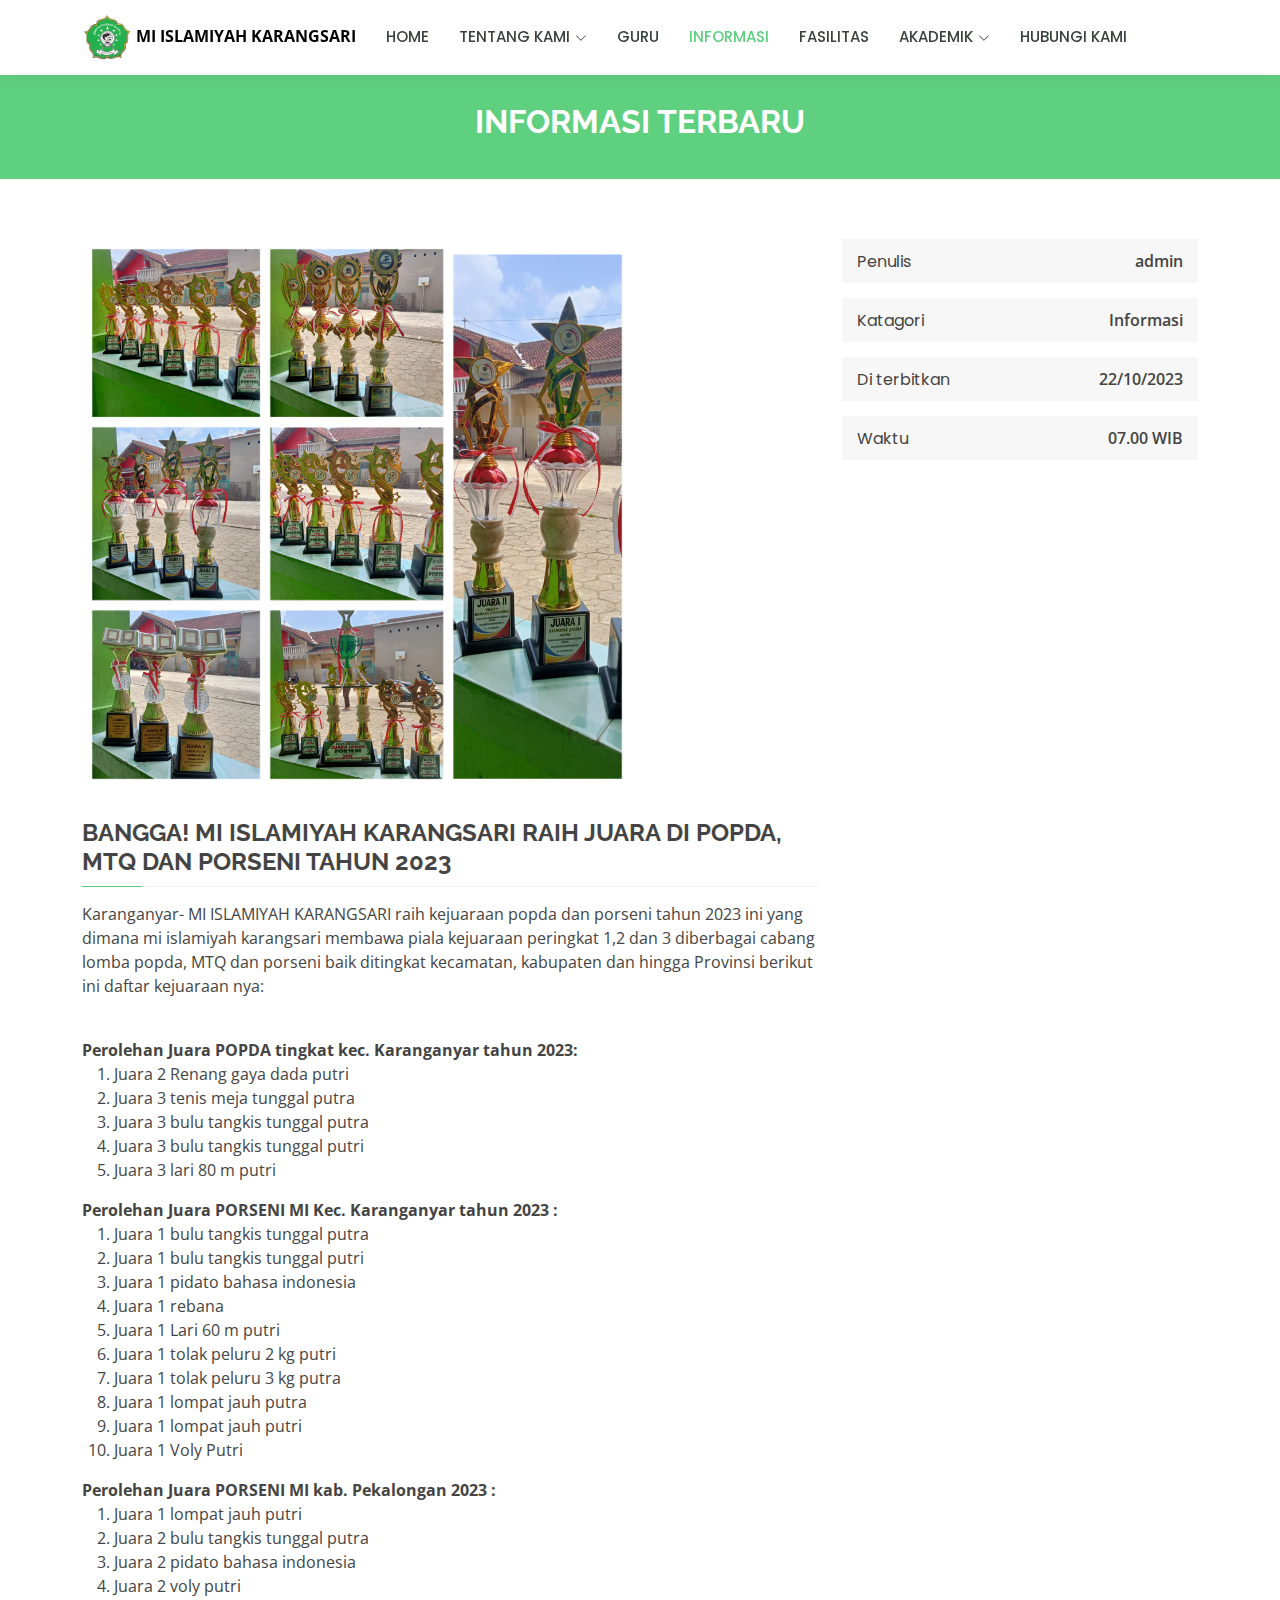
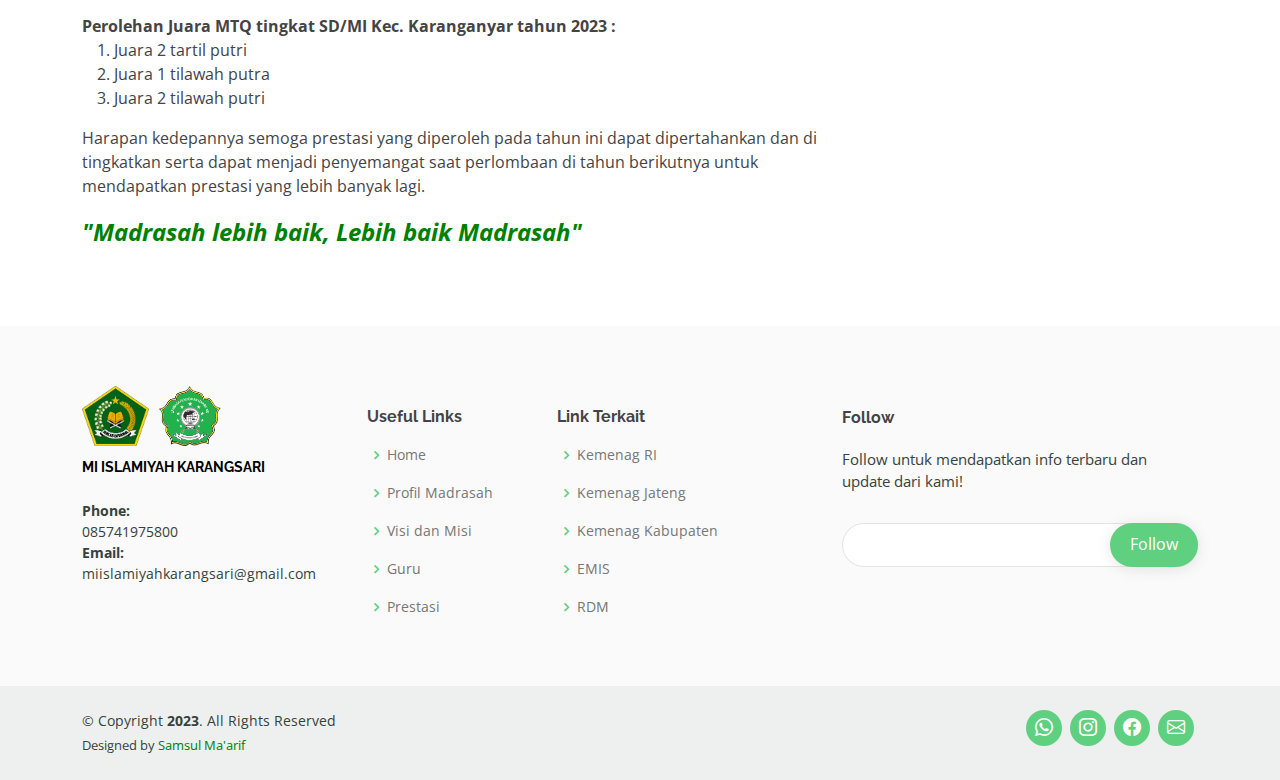
<file: berita1.html>
<!DOCTYPE html>
<html lang="en">

<head>
  <meta charset="utf-8">
  <meta content="width=device-width, initial-scale=1.0" name="viewport">

  <title>MI ISLAMIYAH KARANGSARI</title>
  <meta content="" name="description">
  <meta content="" name="keywords">

  <!-- Favicons -->
  <link href="assets/img/Logo MI Islamiyah Karangsari.png" rel="icon">
  <link href="assets/img/apple-touch-icon.png" rel="apple-touch-icon">

  <!-- Google Fonts -->
  <link href="https://fonts.googleapis.com/css?family=Open+Sans:300,300i,400,400i,600,600i,700,700i|Raleway:300,300i,400,400i,500,500i,600,600i,700,700i|Poppins:300,300i,400,400i,500,500i,600,600i,700,700i" rel="stylesheet">

  <!-- Vendor CSS Files -->
  <link href="assets/vendor/animate.css/animate.min.css" rel="stylesheet">
  <link href="assets/vendor/aos/aos.css" rel="stylesheet">
  <link href="assets/vendor/bootstrap/css/bootstrap.min.css" rel="stylesheet">
  <link href="assets/vendor/bootstrap-icons/bootstrap-icons.css" rel="stylesheet">
  <link href="assets/vendor/boxicons/css/boxicons.min.css" rel="stylesheet">
  <link href="assets/vendor/remixicon/remixicon.css" rel="stylesheet">
  <link href="assets/vendor/swiper/swiper-bundle.min.css" rel="stylesheet">

</head>
<!-- Template Main CSS File -->
<link href="assets/css/style.css" rel="stylesheet">

<body>

  <!-- ======= Header ======= -->
  <header id="header" class="fixed-top">
    <div class="container d-flex align-items-center">

      <a href="index.html"><img src="assets/img/Logo MI Islamiyah Karangsari.png" width="50"> <font color="black"><b>MI ISLAMIYAH KARANGSARI</b></font> </a>
      <!-- Uncomment below if you prefer to use an image logo -->
      <!-- <a href="index.html" class="logo me-auto"><img src="assets/img/logo.png" alt="" class="img-fluid"></a>-->

       <nav id="navbar" class="navbar order-last order-lg-0">
        <ul>
          <li><a href="index.html">HOME</a></li>
          <li class="dropdown"><a href="#"><span>TENTANG KAMI</span> <i class="bi bi-chevron-down"></i></a>
            <ul>
              <li><a href="profil madrasah.html">Profil Madrasah</a></li> 
              <li><a href="visi&misi.html">Visi Dan Misi</a></li>
            </ul>
          </li>
          <li><a href="guru.html">GURU</a></li>
          <li><a class="active" a href="informasi.html">INFORMASI</a></li>
          <li><a href="fasilitas.html">FASILITAS</a></li>

          <li class="dropdown"><a href="#"><span>AKADEMIK</span> <i class="bi bi-chevron-down"></i></a>
            <ul>
              <li><a href="prestasi.html">Prestasi</a></li>
              <li><a href="ekstrakurikuler.html">Ekstrakurikuler</a></li>
              <li><a href="galeri.html">Galeri</a></li>
            </ul>
          </li>
          <li><a href="hubungikami.html">HUBUNGI KAMI</a></li>
        </ul>
        <i class="bi bi-list mobile-nav-toggle"></i>
      </nav><!-- .navbar -->
     &nbsp;
      &nbsp;
      &nbsp;
      &nbsp;
      &nbsp;
      &nbsp;
      &nbsp;
      &nbsp;
    </div>
  </header><!-- End Header -->
  
  <main id="main">

    <!-- ======= Breadcrumbs ======= -->
    <div class="breadcrumbs" data-aos="fade-in">
      <div class="container">
        <h2><b>INFORMASI TERBARU</b></h2>
      </div>
    </div><!-- End Breadcrumbs -->

    <!-- ======= Cource Details Section ======= -->
    <section id="course-details" class="course-details">
      <div class="container" data-aos="fade-up">

        <div class="row">
          <div class="col-lg-8">
            <img src="assets/img/InShot_20231119_062557546.jpg" width="550" height="200" class="img-fluid" alt="">
            <h3>BANGGA! MI ISLAMIYAH KARANGSARI RAIH JUARA DI POPDA, MTQ DAN PORSENI TAHUN 2023</h3>
            <p>
             Karanganyar- MI ISLAMIYAH KARANGSARI raih kejuaraan popda dan porseni tahun 2023 ini yang dimana mi islamiyah karangsari
             membawa piala kejuaraan peringkat 1,2 dan 3 diberbagai cabang lomba popda, MTQ dan porseni baik ditingkat kecamatan, kabupaten dan hingga Provinsi berikut ini daftar kejuaraan nya:
             <br>
             <br> </p>
             <font size="3"><b>Perolehan Juara POPDA tingkat kec. Karanganyar tahun 2023:</b></font> 
             <ol type="1">
              <li>Juara 2 Renang gaya dada putri</li>
               <li>Juara 3 tenis meja tunggal putra</li>
               <li>Juara 3 bulu tangkis tunggal putra</li>
               <li>Juara 3 bulu tangkis tunggal putri</li>
               <li>Juara 3 lari 80 m putri</li>
              </ol>

              <font size="3"><b>Perolehan Juara PORSENI MI Kec. Karanganyar tahun 2023 :</b></font> 
             <ol type="1">
               <li>Juara 1 bulu tangkis tunggal putra</li>
               <li>Juara  1 bulu tangkis tunggal putri</li>
               <li>Juara 1 pidato bahasa indonesia</li>
               <li> Juara 1 rebana</li>
               <li>Juara 1 Lari 60 m putri</li>
               <li>Juara 1 tolak peluru 2 kg putri</li>
               <li> Juara 1 tolak peluru 3 kg putra</li>
               <li>Juara 1 lompat jauh putra</li>
               <li>Juara 1 lompat jauh putri</li>
               <li>Juara 1 Voly Putri</li>     
              </ol>

              <font size="3"><b>Perolehan Juara PORSENI MI kab. Pekalongan 2023 :</b></font> 
             <ol type="1">
              <li>Juara 1 lompat jauh putri</li>
              <li>Juara 2 bulu tangkis tunggal putra</li>
              <li>Juara 2 pidato bahasa indonesia</li>
              <li>Juara 2 voly putri</li>
             </ol>

             <font size="3"><b>Perolehan Juara MTQ tingkat SD/MI Kec. Karanganyar tahun 2023 :</b></font> 
             <ol type="1">
              <li>Juara 2 tartil putri</li>
              <li>Juara 1 tilawah putra</li>
              <li>Juara 2 tilawah putri</li>
             </ol>

             <p>Harapan kedepannya semoga prestasi yang diperoleh pada tahun ini dapat dipertahankan dan di tingkatkan serta dapat menjadi penyemangat saat perlombaan di tahun berikutnya untuk mendapatkan prestasi yang lebih banyak lagi.</p>
             <p><i><font color="green" size="5"><b>"Madrasah lebih baik, Lebih baik Madrasah"</b></font> </i></p>
          </div>
          <div class="col-lg-4">
          <div class="course-info d-flex justify-content-between align-items-center">
            <h5>Penulis</h5>
            <p>admin</p>
          </div>

          <div class="course-info d-flex justify-content-between align-items-center">
            <h5>Katagori</h5>
            <p>Informasi</p>
          </div>

          <div class="course-info d-flex justify-content-between align-items-center">
            <h5>Di terbitkan</h5>
            <p>22/10/2023</p>
          </div>

          <div class="course-info d-flex justify-content-between align-items-center">
            <h5>Waktu</h5>
            <p>07.00 WIB</p>
          </div>
        </div>
      </div>
      </div>
    </section><!-- End Cource Details Tabs Section -->

  </main><!-- End #main -->

  <!-- ======= Footer ======= -->
  <footer id="footer">

    <div class="footer-top">
      <div class="container">
        <div class="row">

          <div class="col-lg-3 col-md-6 footer-contact">
            <a href="index.html">
              <h3>
                <img src="assets/img/Kementerian_Agama_new_logo.png" width="67px">&nbsp;<img src="assets/img/Logo MI Islamiyah Karangsari.png" width="67px">&nbsp;              
              </h3>
              <p>
              <b><font color="black">MI ISLAMIYAH KARANGSARI</font></b>
              </p>
            </a>
            <br>
              <strong>Phone:</strong> <br>085741975800<br>
              <strong>Email:</strong> miislamiyahkarangsari@gmail.com
          </div>

          <div class="col-lg-2 col-md-6 footer-links">
            <br>
            <h4>Useful Links</h4>
            <ul>
              <li><i class="bx bx-chevron-right"></i> <a href="index.html">Home</a></li>
              <li><i class="bx bx-chevron-right"></i> <a href="profil madrasah.html">Profil Madrasah</a></li>
              <li><i class="bx bx-chevron-right"></i> <a href="visi&misi.html">Visi dan Misi</a></li>
              <li><i class="bx bx-chevron-right"></i> <a href="guru.html">Guru</a></li>
              <li><i class="bx bx-chevron-right"></i> <a href="prestasi.html">Prestasi</a></li>
            </ul>
          </div>

          <div class="col-lg-3 col-md-6 footer-links">
            <br>
            <h4>Link Terkait</h4>
            <ul>
              <li><i class="bx bx-chevron-right"></i> <a href="https://www.kemenag.go.id">Kemenag RI</a></li>
              <li><i class="bx bx-chevron-right"></i> <a href="https://jateng.kemenag.go.id">Kemenag Jateng</a></li>
              <li><i class="bx bx-chevron-right"></i> <a href="https://prepair.kemenag.go.id">Kemenag Kabupaten</a></li>
              <li><i class="bx bx-chevron-right"></i> <a href="https://emis.kemenag.go.id">EMIS</a></li>
              <li><i class="bx bx-chevron-right"></i> <a href="https://rdm.kemenag.go.id/#/beranda">RDM</a></li>
            </ul>
          </div>

          <div class="col-lg-4 col-md-6 footer-newsletter">
            <br>
            <h4>Follow</h4>
            <p>Follow untuk mendapatkan info terbaru dan update dari kami!</p>
            <form action="" method="post">
              <input type="email" name="email"><input type="submit" value="Follow">
            </form>
          </div>

        </div>
      </div>
    </div>

    <div class="container d-md-flex py-4">

      <div class="me-md-auto text-center text-md-start">
        <div class="copyright">
          &copy; Copyright <strong><span>2023</span></strong>. All Rights Reserved
        </div>
        <div class="credits">
          Designed by <font color="green">Samsul Ma'arif</a></font>
        </div>
      </div>
      <div class="social-links text-center text-md-right pt-3 pt-md-0">
        <a href="https://wa.me/+6285741975800"><i class="bi bi-whatsapp"></i></a>
        <a href="https://www.instagram.com/mii_karangsari/"><i class="bi bi-instagram"></i></a>
        <a href="https://web.facebook.com/mekar.kan/?locale=id_ID&_rdc=1&_rdr"><i class="bi bi-facebook"></i></a>
        <a href="mailto:miislamiyahkarangsari@gmail.com"><i class="bi bi-envelope"></i></a>
    </div>
  </footer><!-- End Footer -->

  <div id="preloader"></div>
  <a href="#" class="back-to-top d-flex align-items-center justify-content-center"><i class="bi bi-arrow-up-short"></i></a>

  <!-- Vendor JS Files -->
  <script src="assets/vendor/purecounter/purecounter_vanilla.js"></script>
  <script src="assets/vendor/aos/aos.js"></script>
  <script src="assets/vendor/bootstrap/js/bootstrap.bundle.min.js"></script>
  <script src="assets/vendor/swiper/swiper-bundle.min.js"></script>
  <script src="assets/vendor/php-email-form/validate.js"></script>

  <!-- Template Main JS File -->
  <script src="assets/js/main.js"></script>

</body>

</html>
</file>
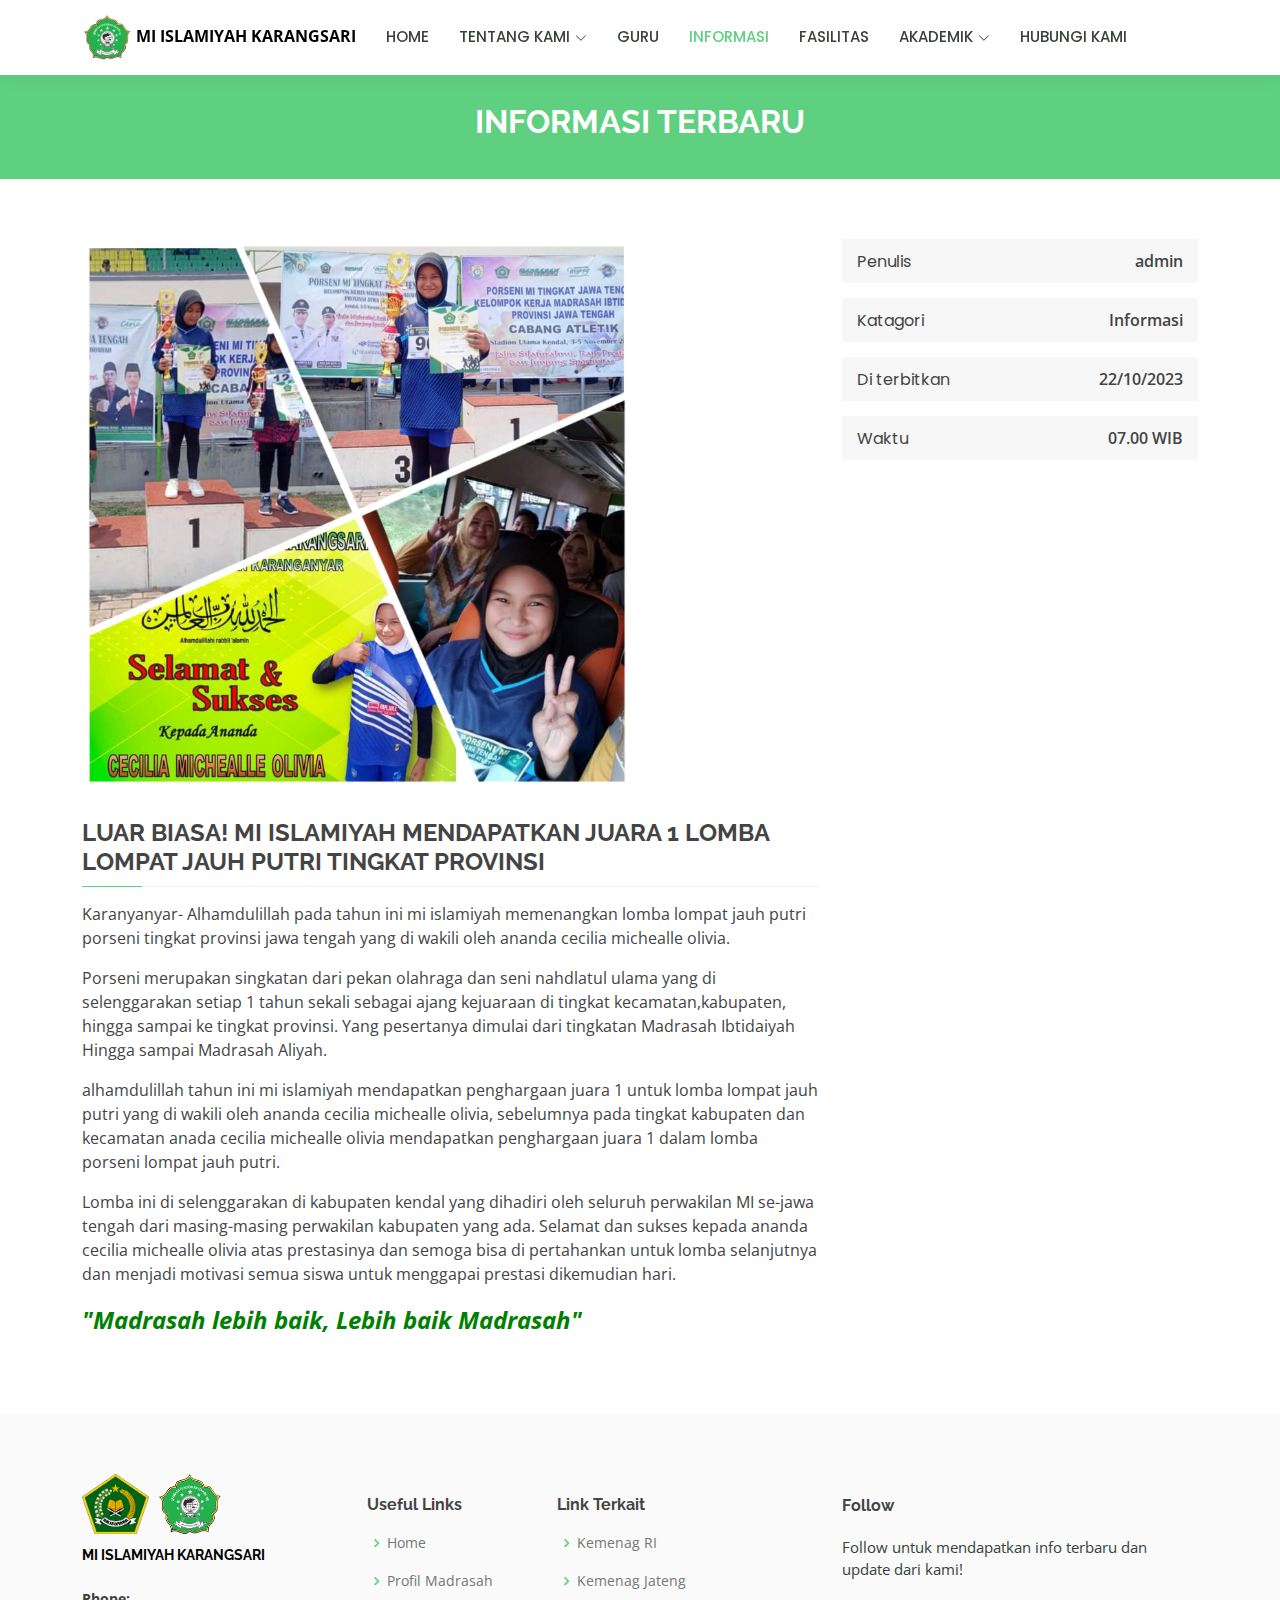
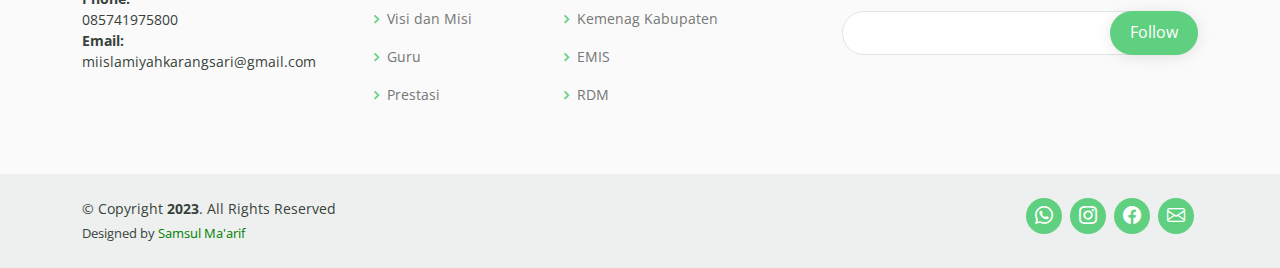
<file: berita2.html>
<!DOCTYPE html>
<html lang="en">

<head>
  <meta charset="utf-8">
  <meta content="width=device-width, initial-scale=1.0" name="viewport">

  <title>MI ISLAMIYAH KARANGSARI</title>
  <meta content="" name="description">
  <meta content="" name="keywords">

  <!-- Favicons -->
  <link href="assets/img/Logo MI Islamiyah Karangsari.png" rel="icon">
  <link href="assets/img/apple-touch-icon.png" rel="apple-touch-icon">

  <!-- Google Fonts -->
  <link href="https://fonts.googleapis.com/css?family=Open+Sans:300,300i,400,400i,600,600i,700,700i|Raleway:300,300i,400,400i,500,500i,600,600i,700,700i|Poppins:300,300i,400,400i,500,500i,600,600i,700,700i" rel="stylesheet">

  <!-- Vendor CSS Files -->
  <link href="assets/vendor/animate.css/animate.min.css" rel="stylesheet">
  <link href="assets/vendor/aos/aos.css" rel="stylesheet">
  <link href="assets/vendor/bootstrap/css/bootstrap.min.css" rel="stylesheet">
  <link href="assets/vendor/bootstrap-icons/bootstrap-icons.css" rel="stylesheet">
  <link href="assets/vendor/boxicons/css/boxicons.min.css" rel="stylesheet">
  <link href="assets/vendor/remixicon/remixicon.css" rel="stylesheet">
  <link href="assets/vendor/swiper/swiper-bundle.min.css" rel="stylesheet">

  <!-- Template Main CSS File -->
  <link href="assets/css/style.css" rel="stylesheet">

  
</head>

<body>

  <!-- ======= Header ======= -->
  <header id="header" class="fixed-top">
    <div class="container d-flex align-items-center">

      <a href="index.html"><img src="assets/img/Logo MI Islamiyah Karangsari.png" width="50"> <font color="black"><b>MI ISLAMIYAH KARANGSARI</b></font> </a>
      <!-- Uncomment below if you prefer to use an image logo -->
      <!-- <a href="index.html" class="logo me-auto"><img src="assets/img/logo.png" alt="" class="img-fluid"></a>-->

 <nav id="navbar" class="navbar order-last order-lg-0">
        <ul>
          <li><a href="index.html">HOME</a></li>
          <li class="dropdown"><a href="#"><span>TENTANG KAMI</span> <i class="bi bi-chevron-down"></i></a>
            <ul>
              <li><a href="profil madrasah.html">Profil Madrasah</a></li> 
              <li><a href="visi&misi.html">Visi Dan Misi</a></li>
            </ul>
          </li>
          <li><a href="guru.html">GURU</a></li>
          <li> <a class="active"  a href="informasi.html">INFORMASI</a></li>
          <li><a href="fasilitas.html">FASILITAS</a></li>

          <li class="dropdown"><a href="#"><span>AKADEMIK</span> <i class="bi bi-chevron-down"></i></a>
            <ul>
              <li><a href="prestasi.html">Prestasi</a></li>
              <li><a href="ekstrakurikuler.html">Ekstrakurikuler</a></li>
              <li><a href="galeri.html">Galeri</a></li>
            </ul>
          </li>
          <li><a href="hubungikami.html">HUBUNGI KAMI</a></li>
        </ul>
        <i class="bi bi-list mobile-nav-toggle"></i>
      </nav><!-- .navbar -->
    &nbsp;
      &nbsp;
      &nbsp;
      &nbsp;
      &nbsp;
      &nbsp;
      &nbsp;
      &nbsp;
    </div>
  </header><!-- End Header -->
  
  <main id="main">

    <!-- ======= Breadcrumbs ======= -->
    <div class="breadcrumbs" data-aos="fade-in">
      <div class="container">
        <h2><b>INFORMASI TERBARU</b></h2>
      </div>
    </div><!-- End Breadcrumbs -->

    <!-- ======= Cource Details Section ======= -->
    <section id="course-details" class="course-details">
      <div class="container" data-aos="fade-up">

        <div class="row">
          <div class="col-lg-8">
            <img src="assets/img/berita2.jpg"  width="550" height="200" class="img-fluid" alt="">
            <h3>LUAR BIASA! MI ISLAMIYAH MENDAPATKAN JUARA 1 LOMBA LOMPAT JAUH PUTRI TINGKAT PROVINSI</h3>
            <p>
              Karanyanyar- Alhamdulillah pada tahun ini mi islamiyah memenangkan lomba lompat jauh putri  porseni tingkat provinsi jawa tengah yang di wakili oleh ananda cecilia michealle  olivia. 
              <p>
              Porseni merupakan singkatan dari pekan olahraga dan seni nahdlatul ulama yang di selenggarakan setiap 1 tahun sekali sebagai ajang kejuaraan di tingkat kecamatan,kabupaten, hingga sampai ke tingkat provinsi. Yang pesertanya dimulai dari tingkatan Madrasah Ibtidaiyah Hingga sampai Madrasah Aliyah.</p>
              <p>alhamdulillah tahun ini mi islamiyah mendapatkan penghargaan juara 1 untuk lomba lompat jauh putri yang di wakili oleh ananda cecilia michealle olivia, sebelumnya pada tingkat kabupaten dan kecamatan  anada cecilia michealle olivia mendapatkan penghargaan juara 1 dalam lomba porseni lompat jauh putri. 
              <p>Lomba ini di selenggarakan di kabupaten kendal yang dihadiri oleh seluruh perwakilan MI se-jawa tengah dari masing-masing perwakilan kabupaten yang ada. Selamat dan sukses kepada ananda cecilia michealle  olivia atas prestasinya dan semoga bisa di pertahankan untuk lomba selanjutnya dan menjadi motivasi semua siswa untuk menggapai prestasi dikemudian hari.</p>
            </p>
            <p><i><font color="green" size="5"><b>"Madrasah lebih baik, Lebih baik Madrasah"</b></font> </i></p>
          </div>
          <div class="col-lg-4">

            <div class="course-info d-flex justify-content-between align-items-center">
              <h5>Penulis</h5>
              <p>admin</p>
            </div>

            <div class="course-info d-flex justify-content-between align-items-center">
              <h5>Katagori</h5>
              <p>Informasi</p>
            </div>

            <div class="course-info d-flex justify-content-between align-items-center">
              <h5>Di terbitkan</h5>
              <p>22/10/2023</p>
            </div>

            <div class="course-info d-flex justify-content-between align-items-center">
              <h5>Waktu</h5>
              <p>07.00 WIB</p>
            </div>

          </div>
        </div>

      </div>
    </section><!-- End Cource Details Section -->

  </main><!-- End #main -->

  <!-- ======= Footer ======= -->
  <footer id="footer">

    <div class="footer-top">
      <div class="container">
        <div class="row">

          <div class="col-lg-3 col-md-6 footer-contact">
            <a href="index.html">
              <h3>
                <img src="assets/img/Kementerian_Agama_new_logo.png" width="67px">&nbsp;<img src="assets/img/Logo MI Islamiyah Karangsari.png" width="67px">&nbsp;              
              </h3>
              <p>
              <b><font color="black">MI ISLAMIYAH KARANGSARI</font></b>
              </p>
            </a>
            <br>
              <strong>Phone:</strong> <br>085741975800<br>
              <strong>Email:</strong> miislamiyahkarangsari@gmail.com
          </div>

          <div class="col-lg-2 col-md-6 footer-links">
            <br>
            <h4>Useful Links</h4>
            <ul>
              <li><i class="bx bx-chevron-right"></i> <a href="index.html">Home</a></li>
              <li><i class="bx bx-chevron-right"></i> <a href="profil madrasah.html">Profil Madrasah</a></li>
              <li><i class="bx bx-chevron-right"></i> <a href="visi&misi.html">Visi dan Misi</a></li>
              <li><i class="bx bx-chevron-right"></i> <a href="guru.html">Guru</a></li>
              <li><i class="bx bx-chevron-right"></i> <a href="prestasi.html">Prestasi</a></li>
            </ul>
          </div>

          <div class="col-lg-3 col-md-6 footer-links">
            <br>
            <h4>Link Terkait</h4>
            <ul>
              <li><i class="bx bx-chevron-right"></i> <a href="https://www.kemenag.go.id">Kemenag RI</a></li>
              <li><i class="bx bx-chevron-right"></i> <a href="https://jateng.kemenag.go.id">Kemenag Jateng</a></li>
              <li><i class="bx bx-chevron-right"></i> <a href="https://prepair.kemenag.go.id">Kemenag Kabupaten</a></li>
              <li><i class="bx bx-chevron-right"></i> <a href="https://emis.kemenag.go.id">EMIS</a></li>
              <li><i class="bx bx-chevron-right"></i> <a href="https://rdm.kemenag.go.id/#/beranda">RDM</a></li>
            </ul>
          </div>

          <div class="col-lg-4 col-md-6 footer-newsletter">
            <br>
            <h4>Follow</h4>
            <p>Follow untuk mendapatkan info terbaru dan update dari kami!</p>
            <form action="" method="post">
              <input type="email" name="email"><input type="submit" value="Follow">
            </form>
          </div>

        </div>
      </div>
    </div>

    <div class="container d-md-flex py-4">

      <div class="me-md-auto text-center text-md-start">
        <div class="copyright">
          &copy; Copyright <strong><span>2023</span></strong>. All Rights Reserved
        </div>
        <div class="credits">
          Designed by <font color="green">Samsul Ma'arif</a></font>
        </div>
      </div>
      <div class="social-links text-center text-md-right pt-3 pt-md-0">
        <a href="https://wa.me/+6285741975800"><i class="bi bi-whatsapp"></i></a>
        <a href="https://www.instagram.com/mii_karangsari/"><i class="bi bi-instagram"></i></a>
        <a href="https://web.facebook.com/mekar.kan/?locale=id_ID&_rdc=1&_rdr"><i class="bi bi-facebook"></i></a>
        <a href="mailto:miislamiyahkarangsari@gmail.com"><i class="bi bi-envelope"></i></a>
    </div>
  </footer><!-- End Footer -->

  <div id="preloader"></div>
  <a href="#" class="back-to-top d-flex align-items-center justify-content-center"><i class="bi bi-arrow-up-short"></i></a>

  <!-- Vendor JS Files -->
  <script src="assets/vendor/purecounter/purecounter_vanilla.js"></script>
  <script src="assets/vendor/aos/aos.js"></script>
  <script src="assets/vendor/bootstrap/js/bootstrap.bundle.min.js"></script>
  <script src="assets/vendor/swiper/swiper-bundle.min.js"></script>
  <script src="assets/vendor/php-email-form/validate.js"></script>

  <!-- Template Main JS File -->
  <script src="assets/js/main.js"></script>

</body>

</html>
</file>
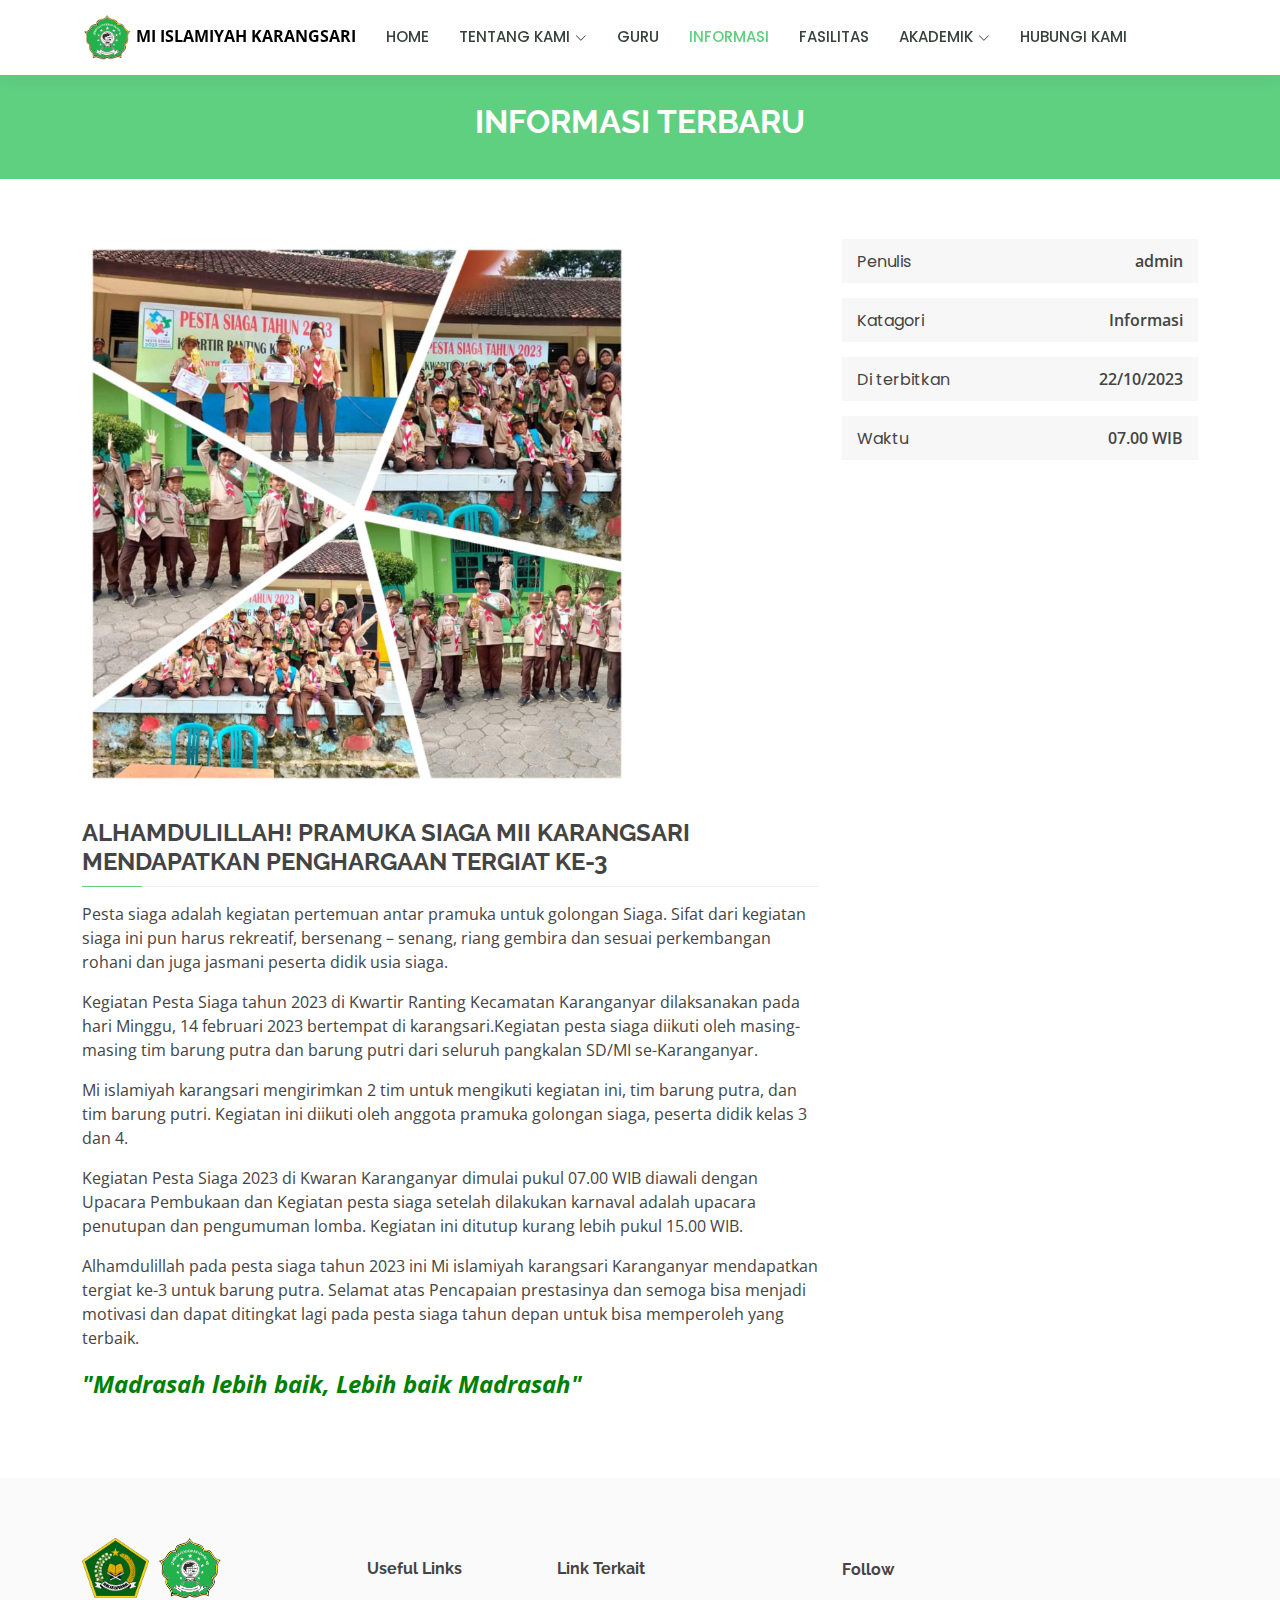
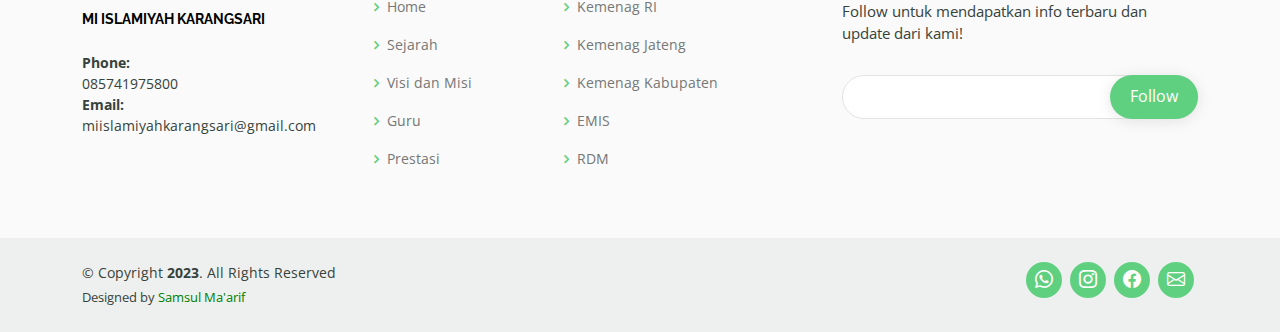
<file: berita3.html>
<!DOCTYPE html>
<html lang="en">

<head>
  <meta charset="utf-8">
  <meta content="width=device-width, initial-scale=1.0" name="viewport">

  <title>MI ISLAMIYAH KARANGSARI</title>
  <meta content="" name="description">
  <meta content="" name="keywords">

  <!-- Favicons -->
  <link href="assets/img/Logo MI Islamiyah Karangsari.png" rel="icon">
  <link href="assets/img/apple-touch-icon.png" rel="apple-touch-icon">

  <!-- Google Fonts -->
  <link href="https://fonts.googleapis.com/css?family=Open+Sans:300,300i,400,400i,600,600i,700,700i|Raleway:300,300i,400,400i,500,500i,600,600i,700,700i|Poppins:300,300i,400,400i,500,500i,600,600i,700,700i" rel="stylesheet">

  <!-- Vendor CSS Files -->
  <link href="assets/vendor/animate.css/animate.min.css" rel="stylesheet">
  <link href="assets/vendor/aos/aos.css" rel="stylesheet">
  <link href="assets/vendor/bootstrap/css/bootstrap.min.css" rel="stylesheet">
  <link href="assets/vendor/bootstrap-icons/bootstrap-icons.css" rel="stylesheet">
  <link href="assets/vendor/boxicons/css/boxicons.min.css" rel="stylesheet">
  <link href="assets/vendor/remixicon/remixicon.css" rel="stylesheet">
  <link href="assets/vendor/swiper/swiper-bundle.min.css" rel="stylesheet">

  <!-- Template Main CSS File -->
  <link href="assets/css/style.css" rel="stylesheet">

  
</head>

<body>

  <!-- ======= Header ======= -->
  <header id="header" class="fixed-top">
    <div class="container d-flex align-items-center">

      <a href="index.html"><img src="assets/img/Logo MI Islamiyah Karangsari.png" width="50"> <font color="black"><b>MI ISLAMIYAH KARANGSARI</b></font> </a>
      <!-- Uncomment below if you prefer to use an image logo -->
      <!-- <a href="index.html" class="logo me-auto"><img src="assets/img/logo.png" alt="" class="img-fluid"></a>-->

       <nav id="navbar" class="navbar order-last order-lg-0">
        <ul>
          <li><a href="index.html">HOME</a></li>
          <li class="dropdown"><a href="#"><span>TENTANG KAMI</span> <i class="bi bi-chevron-down"></i></a>
            <ul>
              <li><a href="profil madrasah.html">Profil Madrasah</a></li> 
              <li><a href="visi&misi.html">Visi Dan Misi</a></li>
            </ul>
          </li>
          <li><a href="guru.html">GURU</a></li>
          <li> <a class="active"  a href="informasi.html">INFORMASI</a></li>
          <li><a href="fasilitas.html">FASILITAS</a></li>

          <li class="dropdown"><a href="#"><span>AKADEMIK</span> <i class="bi bi-chevron-down"></i></a>
            <ul>
              <li><a href="prestasi.html">Prestasi</a></li>
              <li><a href="ekstrakurikuler.html">Ekstrakurikuler</a></li>
              <li><a href="galeri.html">Galeri</a></li>
            </ul>
          </li>
          <li><a href="hubungikami.html">HUBUNGI KAMI</a></li>
        </ul>
        <i class="bi bi-list mobile-nav-toggle"></i>
      </nav><!-- .navbar -->
      &nbsp;
      &nbsp;
      &nbsp;
      &nbsp;
      &nbsp;
      &nbsp;
      &nbsp;
      &nbsp;
    </div>
  </header><!-- End Header -->
  <main id="main">

    <!-- ======= Breadcrumbs ======= -->
    <div class="breadcrumbs" data-aos="fade-in">
      <div class="container">
        <h2><b>INFORMASI TERBARU</b></h2>
      </div>
    </div><!-- End Breadcrumbs -->

    <!-- ======= Cource Details Section ======= -->
    <section id="course-details" class="course-details">
      <div class="container" data-aos="fade-up">

        <div class="row">
          <div class="col-lg-8">
            <img src="assets/img/berita3.jpg"  width="550" height="200" class="img-fluid" alt="">
            <h3>ALHAMDULILLAH! PRAMUKA SIAGA MII KARANGSARI MENDAPATKAN PENGHARGAAN TERGIAT KE-3</h3>
            <p>Pesta siaga adalah kegiatan pertemuan antar pramuka untuk golongan Siaga. Sifat dari kegiatan siaga ini pun harus rekreatif, bersenang – senang, riang gembira dan sesuai perkembangan rohani dan juga jasmani peserta didik usia siaga.</p>
            <p>Kegiatan Pesta Siaga tahun 2023 di Kwartir Ranting Kecamatan Karanganyar dilaksanakan pada hari Minggu, 14 februari 2023 bertempat di karangsari.Kegiatan pesta siaga diikuti oleh masing-masing tim barung putra dan barung putri dari seluruh pangkalan SD/MI se-Karanganyar.</p>
            <p>Mi islamiyah karangsari  mengirimkan 2 tim untuk mengikuti kegiatan ini, tim barung putra, dan tim barung putri. Kegiatan ini diikuti oleh anggota pramuka golongan siaga, peserta didik kelas 3 dan 4.</p>
            <p>Kegiatan Pesta Siaga 2023 di Kwaran Karanganyar dimulai pukul 07.00 WIB diawali dengan Upacara Pembukaan dan Kegiatan pesta siaga setelah dilakukan karnaval adalah upacara penutupan dan pengumuman lomba. Kegiatan ini ditutup kurang lebih pukul 15.00 WIB.</p>
            <p>Alhamdulillah pada pesta siaga tahun 2023 ini Mi islamiyah karangsari Karanganyar mendapatkan tergiat ke-3 untuk barung putra. Selamat atas Pencapaian prestasinya dan semoga bisa menjadi motivasi dan dapat ditingkat lagi pada pesta siaga tahun depan untuk bisa memperoleh yang terbaik. </p>
                
                
            <p><i><font color="green" size="5"><b>"Madrasah lebih baik, Lebih baik Madrasah"</b></font> </i></p>
          </div>
          <div class="col-lg-4">
            <div class="course-info d-flex justify-content-between align-items-center">
              <h5>Penulis</h5>
              <p>admin</p>
            </div>
  
            <div class="course-info d-flex justify-content-between align-items-center">
              <h5>Katagori</h5>
              <p>Informasi</p>
            </div>
  
            <div class="course-info d-flex justify-content-between align-items-center">
              <h5>Di terbitkan</h5>
              <p>22/10/2023</p>
            </div>
  
            <div class="course-info d-flex justify-content-between align-items-center">
              <h5>Waktu</h5>
              <p>07.00 WIB</p>
            </div>
          </div>
        </div>
        </div>
      </section><!-- End Cource Details Tabs Section -->

  </main><!-- End #main -->

  <!-- ======= Footer ======= -->
  <footer id="footer">

    <div class="footer-top">
      <div class="container">
        <div class="row">

          <div class="col-lg-3 col-md-6 footer-contact">
            <a href="index.html">
              <h3>
                <img src="assets/img/Kementerian_Agama_new_logo.png" width="67px">&nbsp;<img src="assets/img/Logo MI Islamiyah Karangsari.png" width="67px">&nbsp;              
              </h3>
              <p>
              <b><font color="black">MI ISLAMIYAH KARANGSARI</font></b>
              </p>
            </a>
            <br>
              <strong>Phone:</strong> <br>085741975800<br>
              <strong>Email:</strong> miislamiyahkarangsari@gmail.com
          </div>

          <div class="col-lg-2 col-md-6 footer-links">
            <br>
            <h4>Useful Links</h4>
            <ul>
              <li><i class="bx bx-chevron-right"></i> <a href="index.html">Home</a></li>
              <li><i class="bx bx-chevron-right"></i> <a href="sejarah.html">Sejarah</a></li>
              <li><i class="bx bx-chevron-right"></i> <a href="visi&misi.html">Visi dan Misi</a></li>
              <li><i class="bx bx-chevron-right"></i> <a href="guru.html">Guru</a></li>
              <li><i class="bx bx-chevron-right"></i> <a href="prestasi.html">Prestasi</a></li>
            </ul>
          </div>

          <div class="col-lg-3 col-md-6 footer-links">
            <br>
            <h4>Link Terkait</h4>
            <ul>
              <li><i class="bx bx-chevron-right"></i> <a href="https://www.kemenag.go.id">Kemenag RI</a></li>
              <li><i class="bx bx-chevron-right"></i> <a href="https://jateng.kemenag.go.id">Kemenag Jateng</a></li>
              <li><i class="bx bx-chevron-right"></i> <a href="https://prepair.kemenag.go.id">Kemenag Kabupaten</a></li>
              <li><i class="bx bx-chevron-right"></i> <a href="https://emis.kemenag.go.id">EMIS</a></li>
              <li><i class="bx bx-chevron-right"></i> <a href="https://rdm.kemenag.go.id/#/beranda">RDM</a></li>
            </ul>
          </div>

          <div class="col-lg-4 col-md-6 footer-newsletter">
            <br>
            <h4>Follow</h4>
            <p>Follow untuk mendapatkan info terbaru dan update dari kami!</p>
            <form action="" method="post">
              <input type="email" name="email"><input type="submit" value="Follow">
            </form>
          </div>

        </div>
      </div>
    </div>

    <div class="container d-md-flex py-4">

      <div class="me-md-auto text-center text-md-start">
        <div class="copyright">
          &copy; Copyright <strong><span>2023</span></strong>. All Rights Reserved
        </div>
        <div class="credits">
          Designed by <font color="green">Samsul Ma'arif</a></font>
        </div>
      </div>
      <div class="social-links text-center text-md-right pt-3 pt-md-0">
        <a href="https://wa.me/+6285741975800"><i class="bi bi-whatsapp"></i></a>
        <a href="https://www.instagram.com/mii_karangsari/"><i class="bi bi-instagram"></i></a>
        <a href="https://web.facebook.com/mekar.kan/?locale=id_ID&_rdc=1&_rdr"><i class="bi bi-facebook"></i></a>
        <a href="mailto:miislamiyahkarangsari@gmail.com"><i class="bi bi-envelope"></i></a>
    </div>
  </footer><!-- End Footer -->

  <div id="preloader"></div>
  <a href="#" class="back-to-top d-flex align-items-center justify-content-center"><i class="bi bi-arrow-up-short"></i></a>

  <!-- Vendor JS Files -->
  <script src="assets/vendor/purecounter/purecounter_vanilla.js"></script>
  <script src="assets/vendor/aos/aos.js"></script>
  <script src="assets/vendor/bootstrap/js/bootstrap.bundle.min.js"></script>
  <script src="assets/vendor/swiper/swiper-bundle.min.js"></script>
  <script src="assets/vendor/php-email-form/validate.js"></script>

  <!-- Template Main JS File -->
  <script src="assets/js/main.js"></script>

</body>

</html>
</file>
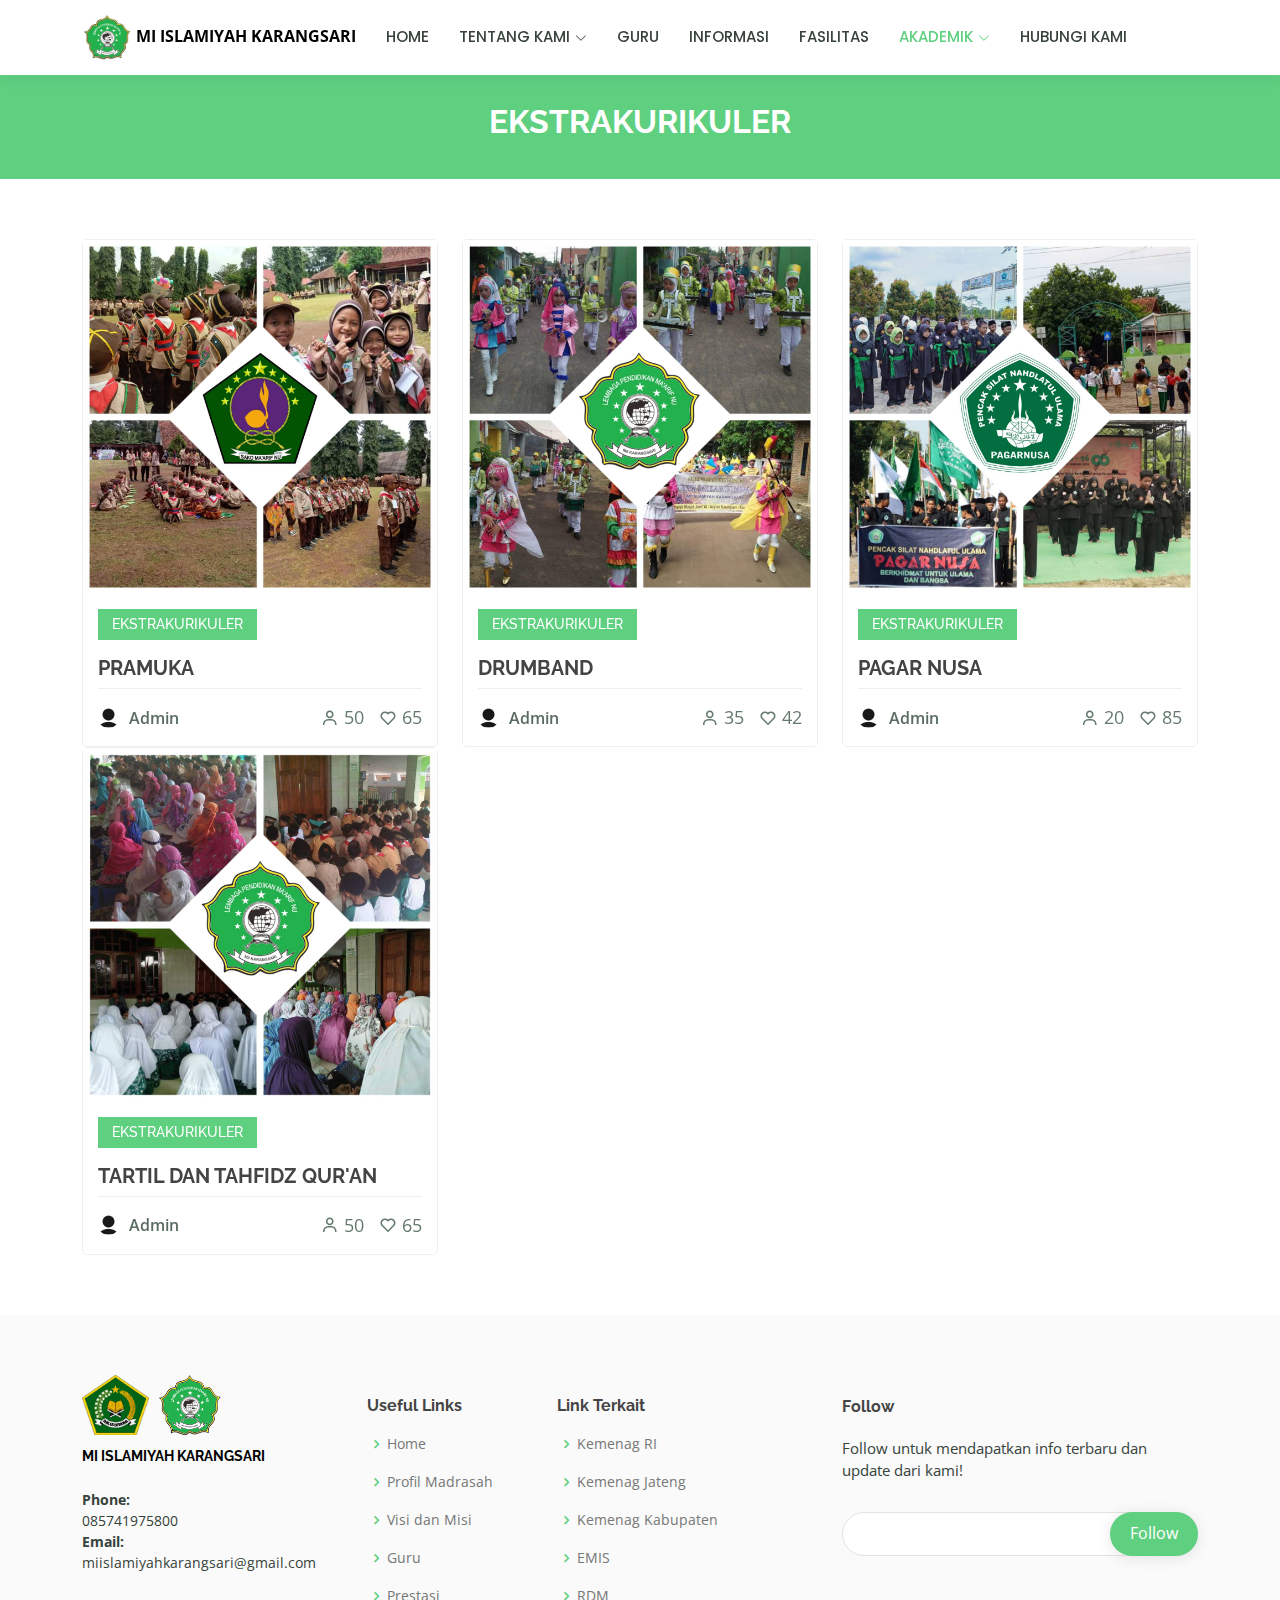
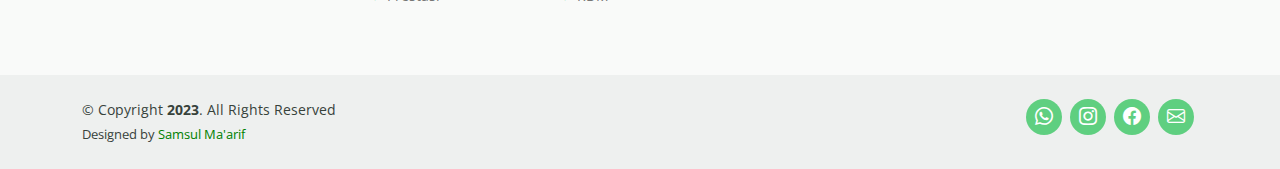
<file: ekstrakurikuler.html>
<!DOCTYPE html>
<html lang="en">

<head>
  <meta charset="utf-8">
  <meta content="width=device-width, initial-scale=1.0" name="viewport">

  <title>MI ISLAMIYAH KARANGSARI</title>
  <meta content="" name="description">
  <meta content="" name="keywords">

  <!-- Favicons -->
  <link href="assets/img/Logo MI Islamiyah Karangsari.png" rel="icon">
  <link href="assets/img/apple-touch-icon.png" rel="apple-touch-icon">

  <!-- Google Fonts -->
  <link href="https://fonts.googleapis.com/css?family=Open+Sans:300,300i,400,400i,600,600i,700,700i|Raleway:300,300i,400,400i,500,500i,600,600i,700,700i|Poppins:300,300i,400,400i,500,500i,600,600i,700,700i" rel="stylesheet">

  <!-- Vendor CSS Files -->
  <link href="assets/vendor/animate.css/animate.min.css" rel="stylesheet">
  <link href="assets/vendor/aos/aos.css" rel="stylesheet">
  <link href="assets/vendor/bootstrap/css/bootstrap.min.css" rel="stylesheet">
  <link href="assets/vendor/bootstrap-icons/bootstrap-icons.css" rel="stylesheet">
  <link href="assets/vendor/boxicons/css/boxicons.min.css" rel="stylesheet">
  <link href="assets/vendor/remixicon/remixicon.css" rel="stylesheet">
  <link href="assets/vendor/swiper/swiper-bundle.min.css" rel="stylesheet">

  <!-- Template Main CSS File -->
  <link href="assets/css/style.css" rel="stylesheet">

  
</head>

<body>

  <!-- ======= Header ======= -->
  <header id="header" class="fixed-top">
    <div class="container d-flex align-items-center">

      <a href="index.html"><img src="assets/img/Logo MI Islamiyah Karangsari.png" width="50"> <font color="black"><b>MI ISLAMIYAH KARANGSARI</b></font> </a>
      <!-- Uncomment below if you prefer to use an image logo -->
      <!-- <a href="index.html" class="logo me-auto"><img src="assets/img/logo.png" alt="" class="img-fluid"></a>-->

     
   <nav id="navbar" class="navbar order-last order-lg-0">
        <ul>
          <li><a href="index.html">HOME</a></li>
          <li class="dropdown"><a href="#"><span>TENTANG KAMI</span> <i class="bi bi-chevron-down"></i></a>
            <ul>
              <li><a href="profil madrasah.html">Profil Madrasah</a></li> 
              <li><a href="visi&misi.html">Visi Dan Misi</a></li>
            </ul>
          </li>
          <li><a href="guru.html">GURU</a></li>
          <li> <a href="informasi.html">INFORMASI</a></li>
          <li><a href="fasilitas.html">FASILITAS</a></li>

          <li class="dropdown"><a class="active" a href="#"><span>AKADEMIK</span> <i class="bi bi-chevron-down"></i></a>
            <ul>
              <li><a href="prestasi.html">Prestasi</a></li>
              <li><a class="active"  a href="ekstrakurikuler.html">Ekstrakurikuler</a></li>
              <li><a href="galeri.html">Galeri</a></li>
            </ul>
          </li>
          <li><a href="hubungikami.html" >HUBUNGI KAMI</a></li>
        </ul>
        <i class="bi bi-list mobile-nav-toggle"></i>
      </nav><!-- .navbar -->
      &nbsp;
      &nbsp;
      &nbsp;
      &nbsp;
      &nbsp;
      &nbsp;
      &nbsp;
      &nbsp;
    </div>
  </header><!-- End Header -->
  <main id="main">
  
    <!-- ======= Breadcrumbs ======= -->
    <div class="breadcrumbs">
      <div class="container">
        <h2><b>EKSTRAKURIKULER</b></h2>
      </div>
    </div><!-- End Breadcrumbs -->

    <!-- ======= Courses Section ======= -->
    <section id="courses" class="courses">
      <div class="container" data-aos="fade-up">

        <div class="row" data-aos="zoom-in" data-aos-delay="100">

          <div class="col-lg-4 col-md-6 d-flex align-items-stretch">
            <div class="course-item">
              <img src="assets/img/ekstrakurikuler/pramuka.jpg" class="img-fluid" alt="...">
              <div class="course-content">
                <div class="d-flex justify-content-between align-items-center mb-3">
                  <h4>EKSTRAKURIKULER</h4>
                </div>

                <h3>PRAMUKA</a></h3>
                <div class="trainer d-flex justify-content-between align-items-center">
                  <div class="trainer-profile d-flex align-items-center">
                    <img src="assets/img/user.png" class="img-fluid" alt="">
                    <span>Admin</span>
                  </div>
                  <div class="trainer-rank d-flex align-items-center">
                    <i class="bx bx-user"></i>&nbsp;50
                    &nbsp;&nbsp;
                    <i class="bx bx-heart"></i>&nbsp;65
                  </div>
                </div>
              </div>
            </div>
          </div> <!-- End Course Item-->

          <div class="col-lg-4 col-md-6 d-flex align-items-stretch mt-4 mt-md-0">
            <div class="course-item">
              <img src="assets/img/ekstrakurikuler/drumband.jpg" class="img-fluid" alt="...">
              <div class="course-content">
                <div class="d-flex justify-content-between align-items-center mb-3">
                  <h4>EKSTRAKURIKULER</h4>
                </div>

                <h3>DRUMBAND</h3>
                <div class="trainer d-flex justify-content-between align-items-center">
                  <div class="trainer-profile d-flex align-items-center">
                    <img src="assets/img/user.png" class="img-fluid" alt="">
                    <span>Admin</span>
                  </div>
                  <div class="trainer-rank d-flex align-items-center">
                    <i class="bx bx-user"></i>&nbsp;35
                    &nbsp;&nbsp;
                    <i class="bx bx-heart"></i>&nbsp;42
                  </div>
                </div>
              </div>
            </div>
          </div> <!-- End Course Item-->

          <div class="col-lg-4 col-md-6 d-flex align-items-stretch mt-4 mt-lg-0">
            <div class="course-item">
              <img src="assets/img/ekstrakurikuler/pagar nusa.jpg" class="img-fluid" alt="...">
              <div class="course-content">
                <div class="d-flex justify-content-between align-items-center mb-3">
                  <h4>EKSTRAKURIKULER</h4>
                </div>

                <h3>PAGAR NUSA</h3>
                <div class="trainer d-flex justify-content-between align-items-center">
                  <div class="trainer-profile d-flex align-items-center">
                    <img src="assets/img/user.png" class="img-fluid" alt="">
                    <span>Admin</span>
                  </div>
                  <div class="trainer-rank d-flex align-items-center">
                    <i class="bx bx-user"></i>&nbsp;20
                    &nbsp;&nbsp;
                    <i class="bx bx-heart"></i>&nbsp;85
                  </div>
                </div>
              </div>
            </div>
          </div> <!-- End Course Item-->

          <div class="col-lg-4 col-md-6 d-flex align-items-stretch">
            <div class="course-item">
              <img src="assets/img/ekstrakurikuler/tartil.jpg" class="img-fluid" alt="...">
              <div class="course-content">
                <div class="d-flex justify-content-between align-items-center mb-3">
                  <h4>EKSTRAKURIKULER</h4>
                </div>

                <h3>TARTIL DAN TAHFIDZ QUR'AN</a></h3>
                <div class="trainer d-flex justify-content-between align-items-center">
                  <div class="trainer-profile d-flex align-items-center">
                    <img src="assets/img/user.png" class="img-fluid" alt="">
                    <span>Admin</span>
                  </div>
                  <div class="trainer-rank d-flex align-items-center">
                    <i class="bx bx-user"></i>&nbsp;50
                    &nbsp;&nbsp;
                    <i class="bx bx-heart"></i>&nbsp;65
                  </div>
                </div>
              </div>
            </div>
          </div> <!-- End Course Item-->

        </div>

      </div>
    </section><!-- End Courses Section -->

  </main><!-- End #main -->

  <!-- ======= Footer ======= -->
  <footer id="footer">

    <div class="footer-top">
      <div class="container">
        <div class="row">

          <div class="col-lg-3 col-md-6 footer-contact">
            <a href="index.html">
              <h3>
                <img src="assets/img/Kementerian_Agama_new_logo.png" width="67px">&nbsp;<img src="assets/img/Logo MI Islamiyah Karangsari.png" width="67px">&nbsp;              
              </h3>
              <p>
              <b><font color="black">MI ISLAMIYAH KARANGSARI</font></b>
              </p>
            </a>
            <br>
              <strong>Phone:</strong> <br>085741975800<br>
              <strong>Email:</strong> miislamiyahkarangsari@gmail.com
          </div>

          <div class="col-lg-2 col-md-6 footer-links">
            <br>
            <h4>Useful Links</h4>
            <ul>
              <li><i class="bx bx-chevron-right"></i> <a href="index.html">Home</a></li>
              <li><i class="bx bx-chevron-right"></i> <a href="profil madrasah.html">Profil Madrasah</a></li>
              <li><i class="bx bx-chevron-right"></i> <a href="visi&misi.html">Visi dan Misi</a></li>
              <li><i class="bx bx-chevron-right"></i> <a href="guru.html">Guru</a></li>
              <li><i class="bx bx-chevron-right"></i> <a href="prestasi.html">Prestasi</a></li>
            </ul>
          </div>

          <div class="col-lg-3 col-md-6 footer-links">
            <br>
            <h4>Link Terkait</h4>
            <ul>
              <li><i class="bx bx-chevron-right"></i> <a href="https://www.kemenag.go.id">Kemenag RI</a></li>
              <li><i class="bx bx-chevron-right"></i> <a href="https://jateng.kemenag.go.id">Kemenag Jateng</a></li>
              <li><i class="bx bx-chevron-right"></i> <a href="https://prepair.kemenag.go.id">Kemenag Kabupaten</a></li>
              <li><i class="bx bx-chevron-right"></i> <a href="https://emis.kemenag.go.id">EMIS</a></li>
              <li><i class="bx bx-chevron-right"></i> <a href="https://rdm.kemenag.go.id/#/beranda">RDM</a></li>
            </ul>
          </div>

          <div class="col-lg-4 col-md-6 footer-newsletter">
            <br>
            <h4>Follow</h4>
            <p>Follow untuk mendapatkan info terbaru dan update dari kami!</p>
            <form action="" method="post">
              <input type="email" name="email"><input type="submit" value="Follow">
            </form>
          </div>

        </div>
      </div>
    </div>

    <div class="container d-md-flex py-4">

      <div class="me-md-auto text-center text-md-start">
        <div class="copyright">
          &copy; Copyright <strong><span>2023</span></strong>. All Rights Reserved
        </div>
        <div class="credits">
          Designed by <font color="green">Samsul Ma'arif</a></font>
        </div>
      </div>
      <div class="social-links text-center text-md-right pt-3 pt-md-0">
        <a href="https://wa.me/+6285741975800"><i class="bi bi-whatsapp"></i></a>
        <a href="https://www.instagram.com/mii_karangsari/"><i class="bi bi-instagram"></i></a>
        <a href="https://web.facebook.com/mekar.kan/?locale=id_ID&_rdc=1&_rdr"><i class="bi bi-facebook"></i></a>
        <a href="mailto:miislamiyahkarangsari@gmail.com"><i class="bi bi-envelope"></i></a>
    </div>
  </footer><!-- End Footer -->


  <div id="preloader"></div>
  <a href="#" class="back-to-top d-flex align-items-center justify-content-center"><i class="bi bi-arrow-up-short"></i></a>

  <!-- Vendor JS Files -->
  <script src="assets/vendor/purecounter/purecounter_vanilla.js"></script>
  <script src="assets/vendor/aos/aos.js"></script>
  <script src="assets/vendor/bootstrap/js/bootstrap.bundle.min.js"></script>
  <script src="assets/vendor/swiper/swiper-bundle.min.js"></script>
  <script src="assets/vendor/php-email-form/validate.js"></script>

  <!-- Template Main JS File -->
  <script src="assets/js/main.js"></script>

</body>

</html>
</file>
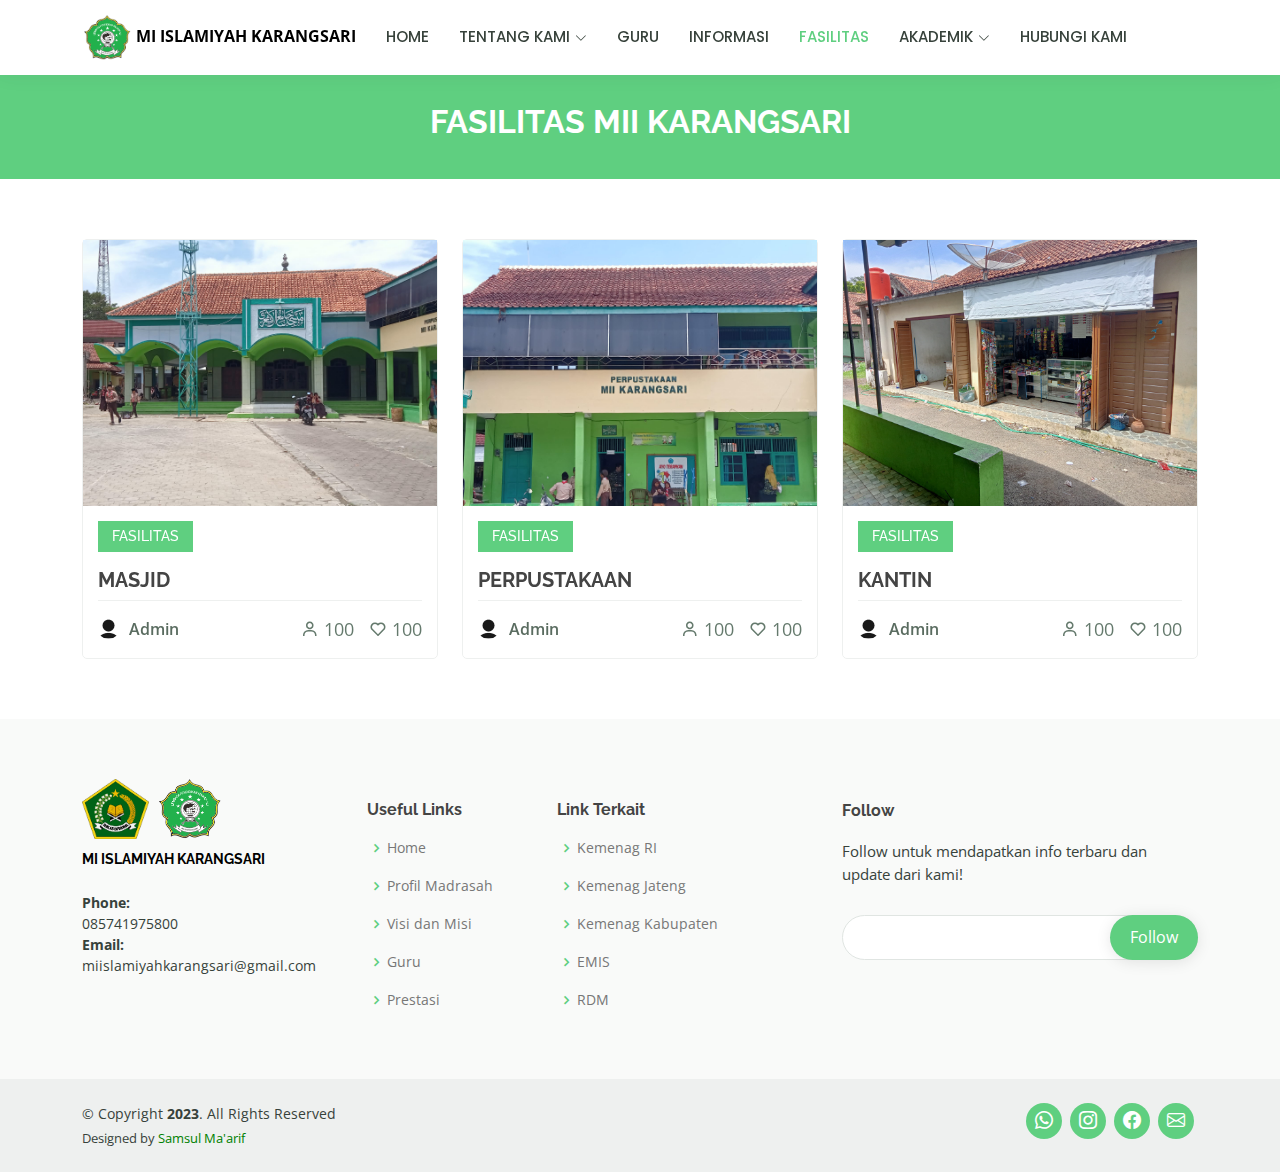
<file: fasilitas.html>
<!DOCTYPE html>
<html lang="en">

<head>
  <meta charset="utf-8">
  <meta content="width=device-width, initial-scale=1.0" name="viewport">

  <title>MI ISLAMIYAH KARANGSARI</title>
  <meta content="" name="description">
  <meta content="" name="keywords">

  <!-- Favicons -->
  <link href="assets/img/Logo MI Islamiyah Karangsari.png" rel="icon">
  <link href="assets/img/apple-touch-icon.png" rel="apple-touch-icon">

  <!-- Google Fonts -->
  <link href="https://fonts.googleapis.com/css?family=Open+Sans:300,300i,400,400i,600,600i,700,700i|Raleway:300,300i,400,400i,500,500i,600,600i,700,700i|Poppins:300,300i,400,400i,500,500i,600,600i,700,700i" rel="stylesheet">

  <!-- Vendor CSS Files -->
  <link href="assets/vendor/animate.css/animate.min.css" rel="stylesheet">
  <link href="assets/vendor/aos/aos.css" rel="stylesheet">
  <link href="assets/vendor/bootstrap/css/bootstrap.min.css" rel="stylesheet">
  <link href="assets/vendor/bootstrap-icons/bootstrap-icons.css" rel="stylesheet">
  <link href="assets/vendor/boxicons/css/boxicons.min.css" rel="stylesheet">
  <link href="assets/vendor/remixicon/remixicon.css" rel="stylesheet">
  <link href="assets/vendor/swiper/swiper-bundle.min.css" rel="stylesheet">

  <!-- Template Main CSS File -->
  <link href="assets/css/style.css" rel="stylesheet">

  
</head>

<body>

  <!-- ======= Header ======= -->
  <header id="header" class="fixed-top">
    <div class="container d-flex align-items-center">

      <a href="index.html"><img src="assets/img/Logo MI Islamiyah Karangsari.png" width="50"> <font color="black"><b>MI ISLAMIYAH KARANGSARI</b></font> </a>
      <!-- Uncomment below if you prefer to use an image logo -->
      <!-- <a href="index.html" class="logo me-auto"><img src="assets/img/logo.png" alt="" class="img-fluid"></a>-->

      <nav id="navbar" class="navbar order-last order-lg-0">
        <ul>
          <li><a href="index.html">HOME</a></li>
          <li class="dropdown"><a href="#"><span>TENTANG KAMI</span> <i class="bi bi-chevron-down"></i></a>
            <ul>
              <li><a href="profil madrasah.html">Profil Madrasah</a></li> 
              <li><a href="visi&misi.html">Visi Dan Misi</a></li>
            </ul>
          </li>
          <li><a href="guru.html">GURU</a></li>
          <li> <a href="informasi.html">INFORMASI</a></li>
          <li><a class="active" a href="fasilitas.html">FASILITAS</a></li>

          <li class="dropdown"><a href="#"><span>AKADEMIK</span> <i class="bi bi-chevron-down"></i></a>
            <ul>
              <li><a href="prestasi.html">Prestasi</a></li>
              <li><a href="ekstrakurikuler.html">Ekstrakurikuler</a></li>
              <li><a href="galeri.html">Galeri</a></li>
            </ul>
          </li>
          <li><a href="hubungikami.html" >HUBUNGI KAMI</a></li>
        </ul>
        <i class="bi bi-list mobile-nav-toggle"></i>
      </nav><!-- .navbar -->
      &nbsp;
      &nbsp;
      &nbsp;
      &nbsp;
      &nbsp;
      &nbsp;
      &nbsp;
      &nbsp;
    </div>
  </header><!-- End Header -->
  
  <main id="main">
  

    <!-- ======= Breadcrumbs ======= -->
    <div class="breadcrumbs">
      <div class="container">
        <h2><b>FASILITAS MII KARANGSARI</b></h2>
      </div>
    </div>


    <section id="courses" class="courses">
      <div class="container" data-aos="fade-up">

        <div class="row" data-aos="zoom-in" data-aos-delay="100">

          <div class="col-lg-4 col-md-6 d-flex align-items-stretch mt-4 mt-md-0">
            <div class="course-item">
              <img src="assets/img/fasilitas/masjid jami al asyari.jpg" class="img-fluid" alt="...">
              <div class="course-content">
                <div class="d-flex justify-content-between align-items-center mb-3">
                  <h4>FASILITAS</h4>
                </div>

                <h3>MASJID</h3>
                <div class="trainer d-flex justify-content-between align-items-center">
                  <div class="trainer-profile d-flex align-items-center">
                    <img src="assets/img/user.png" class="img-fluid" alt="">
                    <span>Admin</span>
                  </div>
                  <div class="trainer-rank d-flex align-items-center">
                    <i class="bx bx-user"></i>&nbsp;100
                    &nbsp;&nbsp;
                    <i class="bx bx-heart"></i>&nbsp;100
                  </div>
                </div>
              </div>
            </div>
          </div> <!-- End Course Item-->

          <div class="col-lg-4 col-md-6 d-flex align-items-stretch">
            <div class="course-item">
              <img src="assets/img/fasilitas/perpus.jpg" class="img-fluid" alt="...">
              <div class="course-content">
                <div class="d-flex justify-content-between align-items-center mb-3">
                  <h4>FASILITAS</h4>
                </div>

               <h3>PERPUSTAKAAN</h3>
                <div class="trainer d-flex justify-content-between align-items-center">
                  <div class="trainer-profile d-flex align-items-center">
                    <img src="assets/img/user.png" class="img-fluid" alt="">
                    <span>Admin</span>
                  </div>
                  <div class="trainer-rank d-flex align-items-center">
                    <i class="bx bx-user"></i>&nbsp;100
                    &nbsp;&nbsp;
                    <i class="bx bx-heart"></i>&nbsp;100
                  </div>
                </div>
              </div>
            </div>
          </div> <!-- End Course Item-->

          

          <div class="col-lg-4 col-md-6 d-flex align-items-stretch mt-4 mt-lg-0">
            <div class="course-item">
              <img src="assets/img/fasilitas/kantin.jpg" class="img-fluid" alt="...">
              <div class="course-content">
                <div class="d-flex justify-content-between align-items-center mb-3">
                  <h4>FASILITAS</h4>
                </div>

                <h3>KANTIN</h3>
               
                <div class="trainer d-flex justify-content-between align-items-center">
                  <div class="trainer-profile d-flex align-items-center">
                    <img src="assets/img/user.png" class="img-fluid" alt="">
                    <span>Admin</span>
                  </div>
                  <div class="trainer-rank d-flex align-items-center">
                    <i class="bx bx-user"></i>&nbsp;100
                    &nbsp;&nbsp;
                    <i class="bx bx-heart"></i>&nbsp;100
                  </div>
                </div>
              </div>
            </div>
          </div> <!-- End Course Item-->

  </main><!-- End #main -->

  <footer id="footer">

    <div class="footer-top">
      <div class="container">
        <div class="row">

          <div class="col-lg-3 col-md-6 footer-contact">
            <a href="index.html">
              <h3>
                <img src="assets/img/Kementerian_Agama_new_logo.png" width="67px">&nbsp;<img src="assets/img/Logo MI Islamiyah Karangsari.png" width="67px">&nbsp;              
              </h3>
              <p>
              <b><font color="black">MI ISLAMIYAH KARANGSARI</font></b>
              </p>
            </a>
            <br>
              <strong>Phone:</strong> <br>085741975800<br>
              <strong>Email:</strong> miislamiyahkarangsari@gmail.com
          </div>

          <div class="col-lg-2 col-md-6 footer-links">
            <br>
            <h4>Useful Links</h4>
            <ul>
              <li><i class="bx bx-chevron-right"></i> <a href="index.html">Home</a></li>
              <li><i class="bx bx-chevron-right"></i> <a href="profil madrasah.html">Profil Madrasah</a></li>
              <li><i class="bx bx-chevron-right"></i> <a href="visi&misi.html">Visi dan Misi</a></li>
              <li><i class="bx bx-chevron-right"></i> <a href="guru.html">Guru</a></li>
              <li><i class="bx bx-chevron-right"></i> <a href="prestasi.html">Prestasi</a></li>
            </ul>
          </div>

          <div class="col-lg-3 col-md-6 footer-links">
            <br>
            <h4>Link Terkait</h4>
            <ul>
              <li><i class="bx bx-chevron-right"></i> <a href="https://www.kemenag.go.id">Kemenag RI</a></li>
              <li><i class="bx bx-chevron-right"></i> <a href="https://jateng.kemenag.go.id">Kemenag Jateng</a></li>
              <li><i class="bx bx-chevron-right"></i> <a href="https://prepair.kemenag.go.id">Kemenag Kabupaten</a></li>
              <li><i class="bx bx-chevron-right"></i> <a href="https://emis.kemenag.go.id">EMIS</a></li>
              <li><i class="bx bx-chevron-right"></i> <a href="https://rdm.kemenag.go.id/#/beranda">RDM</a></li>
            </ul>
          </div>

          <div class="col-lg-4 col-md-6 footer-newsletter">
            <br>
            <h4>Follow</h4>
            <p>Follow untuk mendapatkan info terbaru dan update dari kami!</p>
            <form action="" method="post">
              <input type="email" name="email"><input type="submit" value="Follow">
            </form>
          </div>

        </div>
      </div>
    </div>

    <div class="container d-md-flex py-4">

      <div class="me-md-auto text-center text-md-start">
        <div class="copyright">
          &copy; Copyright <strong><span>2023</span></strong>. All Rights Reserved
        </div>
        <div class="credits">
          Designed by <font color="green">Samsul Ma'arif</a></font>
        </div>
      </div>
      <div class="social-links text-center text-md-right pt-3 pt-md-0">
        <a href="https://wa.me/+6285741975800"><i class="bi bi-whatsapp"></i></a>
        <a href="https://www.instagram.com/mii_karangsari/"><i class="bi bi-instagram"></i></a>
        <a href="https://web.facebook.com/mekar.kan/?locale=id_ID&_rdc=1&_rdr"><i class="bi bi-facebook"></i></a>
        <a href="mailto:miislamiyahkarangsari@gmail.com"><i class="bi bi-envelope"></i></a>
    </div>
  </footer><!-- End Footer -->

  <div id="preloader"></div>
  <a href="#" class="back-to-top d-flex align-items-center justify-content-center"><i class="bi bi-arrow-up-short"></i></a>

  <!-- Vendor JS Files -->
  <script src="assets/vendor/purecounter/purecounter_vanilla.js"></script>
  <script src="assets/vendor/aos/aos.js"></script>
  <script src="assets/vendor/bootstrap/js/bootstrap.bundle.min.js"></script>
  <script src="assets/vendor/swiper/swiper-bundle.min.js"></script>
  <script src="assets/vendor/php-email-form/validate.js"></script>

  <!-- Template Main JS File -->
  <script src="assets/js/main.js"></script>

</body>

</html>
</file>
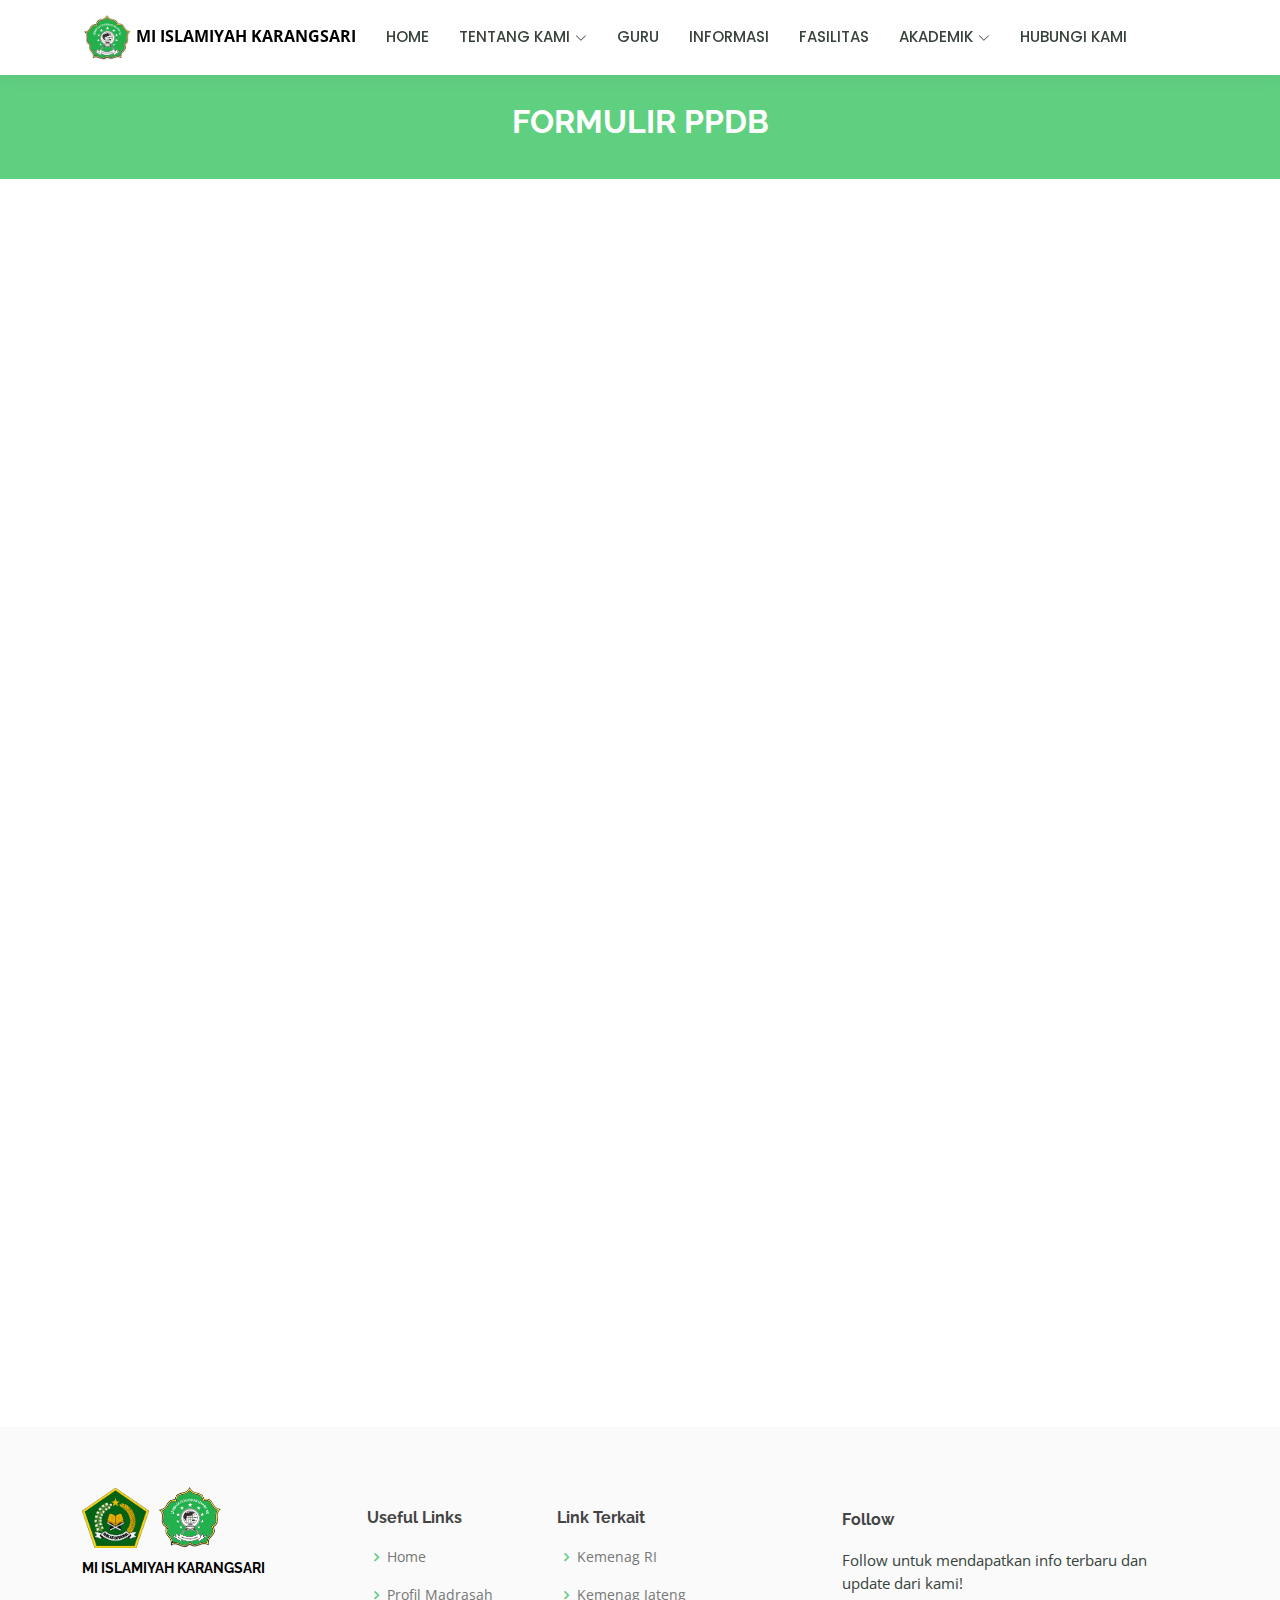
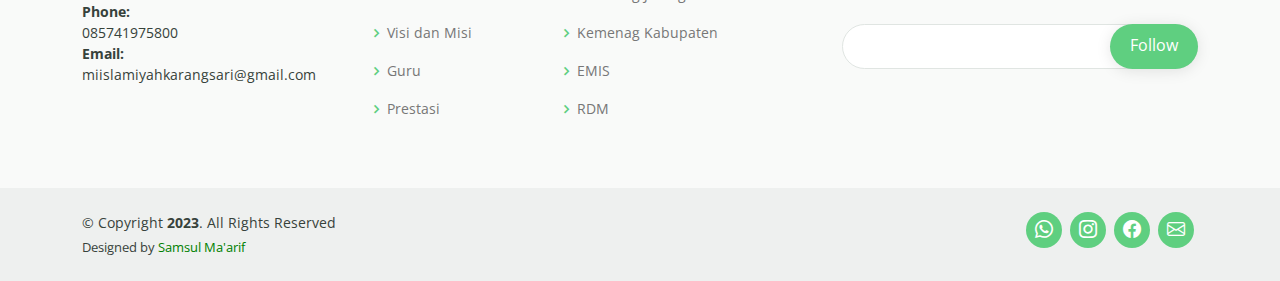
<file: formulirppdb.html>
<!DOCTYPE html>
<html lang="en">

<head>
  <meta charset="utf-8">
  <meta content="width=device-width, initial-scale=1.0" name="viewport">

  <title>MI ISLAMIYAH KARANGSARI</title>
  <meta content="" name="description">
  <meta content="" name="keywords">

  <!-- Favicons -->
  <link href="assets/img/Logo MI Islamiyah Karangsari.png" rel="icon">
  <link href="assets/img/apple-touch-icon.png" rel="apple-touch-icon">

  <!-- Google Fonts -->
  <link href="https://fonts.googleapis.com/css?family=Open+Sans:300,300i,400,400i,600,600i,700,700i|Raleway:300,300i,400,400i,500,500i,600,600i,700,700i|Poppins:300,300i,400,400i,500,500i,600,600i,700,700i" rel="stylesheet">

  <!-- Vendor CSS Files -->
  <link href="assets/vendor/animate.css/animate.min.css" rel="stylesheet">
  <link href="assets/vendor/aos/aos.css" rel="stylesheet">
  <link href="assets/vendor/bootstrap/css/bootstrap.min.css" rel="stylesheet">
  <link href="assets/vendor/bootstrap-icons/bootstrap-icons.css" rel="stylesheet">
  <link href="assets/vendor/boxicons/css/boxicons.min.css" rel="stylesheet">
  <link href="assets/vendor/remixicon/remixicon.css" rel="stylesheet">
  <link href="assets/vendor/swiper/swiper-bundle.min.css" rel="stylesheet">

</head>
<!-- Template Main CSS File -->
<link href="assets/css/style.css" rel="stylesheet">

<body>

  <!-- ======= Header ======= -->
  <header id="header" class="fixed-top">
    <div class="container d-flex align-items-center">

      <a href="index.html"><img src="assets/img/Logo MI Islamiyah Karangsari.png" width="50"> <font color="black"><b>MI ISLAMIYAH KARANGSARI</b></font> </a>
      <!-- Uncomment below if you prefer to use an image logo -->
      <!-- <a href="index.html" class="logo me-auto"><img src="assets/img/logo.png" alt="" class="img-fluid"></a>-->

      <nav id="navbar" class="navbar order-last order-lg-0">
        <ul>
          <li><a href="index.html">HOME</a></li>
          <li class="dropdown"><a href="#"><span>TENTANG KAMI</span> <i class="bi bi-chevron-down"></i></a>
            <ul>
              <li><a href="profil madrasah.html">Profil Madrasah</a></li> 
              <li><a href="visimisi.html">Visi Dan Misi</a></li>
            </ul>
          </li>
          <li><a href="guru.html">GURU</a></li>
          <li><a href="informasi.html">INFORMASI</a></li>
          <li><a href="fasilitas.html">FASILITAS</a></li>

          <li class="dropdown"><a href="#"><span>AKADEMIK</span> <i class="bi bi-chevron-down"></i></a>
            <ul>
              <li><a href="prestasi.html">Prestasi</a></li>
              <li><a href="ekstrakurikuler.html">Ekstrakurikuler</a></li>
              <li><a href="galeri.html">Galeri</a></li>
            </ul>
          </li>
          <li><a href="hubungikami.html">HUBUNGI KAMI</a></li>
        </ul>
        <i class="bi bi-list mobile-nav-toggle"></i>
      </nav><!-- .navbar -->
     &nbsp;
      &nbsp;
      &nbsp;
      &nbsp;
      &nbsp;
      &nbsp;
      &nbsp;
       &nbsp;
    </div>
  </header><!-- End Header -->
  
  <main id="main" data-aos="fade-in">

    <!-- ======= Breadcrumbs ======= -->
    <div class="breadcrumbs" data-aos="fade-in">
      <div class="container">
        <h2><b>FORMULIR PPDB</b></h2>
      </div>
    </div><!-- End Breadcrumbs -->

    <!-- ======= Cource Details Section ======= -->
    <section id="course-details" class="course-details">
      <div class="container" data-aos="fade-up">

        <div class="row">
          <div class="col-lg-8">
            <p>
             <iframe src="https://docs.google.com/forms/d/e/1FAIpQLSf50-jm5ywFxJJU_Jdx_V3cA5H6225egwdOB3-KFWsFFyxGKw/viewform" width="640" height="1106" frameborder="0" marginheight="0" marginwidth="0">Memuat…</iframe>
            </p>
            </p>
          </div>
        
          </div>
        </div>
      </div>
      </div>
    </section><!-- End Cource Details Tabs Section -->

  </main><!-- End #main -->

  <!-- ======= Footer ======= -->
  <footer id="footer">

    <div class="footer-top">
      <div class="container">
        <div class="row">

          <div class="col-lg-3 col-md-6 footer-contact">
            <a href="index.html">
              <h3>
                <img src="assets/img/Kementerian_Agama_new_logo.png" width="67px">&nbsp;<img src="assets/img/Logo MI Islamiyah Karangsari.png" width="67px">&nbsp;              
              </h3>
              <p>
              <b><font color="black">MI ISLAMIYAH KARANGSARI</font></b>
              </p>
            </a>
            <br>
              <strong>Phone:</strong> <br>085741975800<br>
              <strong>Email:</strong> miislamiyahkarangsari@gmail.com
          </div>

          <div class="col-lg-2 col-md-6 footer-links">
            <br>
            <h4>Useful Links</h4>
            <ul>
              <li><i class="bx bx-chevron-right"></i> <a href="index.html">Home</a></li>
              <li><i class="bx bx-chevron-right"></i> <a href="profil madrasah.html">Profil Madrasah</a></li>
              <li><i class="bx bx-chevron-right"></i> <a href="visimisi.html">Visi dan Misi</a></li>
              <li><i class="bx bx-chevron-right"></i> <a href="guru.html">Guru</a></li>
              <li><i class="bx bx-chevron-right"></i> <a href="prestasi.html">Prestasi</a></li>
            </ul>
          </div>

          <div class="col-lg-3 col-md-6 footer-links">
            <br>
            <h4>Link Terkait</h4>
            <ul>
              <li><i class="bx bx-chevron-right"></i> <a href="https://www.kemenag.go.id">Kemenag RI</a></li>
              <li><i class="bx bx-chevron-right"></i> <a href="https://jateng.kemenag.go.id">Kemenag Jateng</a></li>
              <li><i class="bx bx-chevron-right"></i> <a href="https://prepair.kemenag.go.id">Kemenag Kabupaten</a></li>
              <li><i class="bx bx-chevron-right"></i> <a href="https://emis.kemenag.go.id">EMIS</a></li>
              <li><i class="bx bx-chevron-right"></i> <a href="https://rdm.kemenag.go.id/#/beranda">RDM</a></li>
            </ul>
          </div>

          <div class="col-lg-4 col-md-6 footer-newsletter">
            <br>
            <h4>Follow</h4>
            <p>Follow untuk mendapatkan info terbaru dan update dari kami!</p>
            <form action="" method="post">
              <input type="email" name="email"><input type="submit" value="Follow">
            </form>
          </div>

        </div>
      </div>
    </div>

    <div class="container d-md-flex py-4">

      <div class="me-md-auto text-center text-md-start">
        <div class="copyright">
          &copy; Copyright <strong><span>2023</span></strong>. All Rights Reserved
        </div>
        <div class="credits">
          Designed by <font color="green">Samsul Ma'arif</a></font>
        </div>
      </div>
      <div class="social-links text-center text-md-right pt-3 pt-md-0">
        <a href="https://wa.me/+6285741975800"><i class="bi bi-whatsapp"></i></a>
        <a href="https://www.instagram.com/mii_karangsari/"><i class="bi bi-instagram"></i></a>
        <a href="https://web.facebook.com/mekar.kan/?locale=id_ID&_rdc=1&_rdr"><i class="bi bi-facebook"></i></a>
        <a href="mailto:miislamiyahkarangsari@gmail.com"><i class="bi bi-envelope"></i></a>
    </div>
  </footer><!-- End Footer -->

  <div id="preloader"></div>
  <a href="#" class="back-to-top d-flex align-items-center justify-content-center"><i class="bi bi-arrow-up-short"></i></a>

  <!-- Vendor JS Files -->
  <script src="assets/vendor/purecounter/purecounter_vanilla.js"></script>
  <script src="assets/vendor/aos/aos.js"></script>
  <script src="assets/vendor/bootstrap/js/bootstrap.bundle.min.js"></script>
  <script src="assets/vendor/swiper/swiper-bundle.min.js"></script>
  <script src="assets/vendor/php-email-form/validate.js"></script>

  <!-- Template Main JS File -->
  <script src="assets/js/main.js"></script>

</body>

</html>
</file>
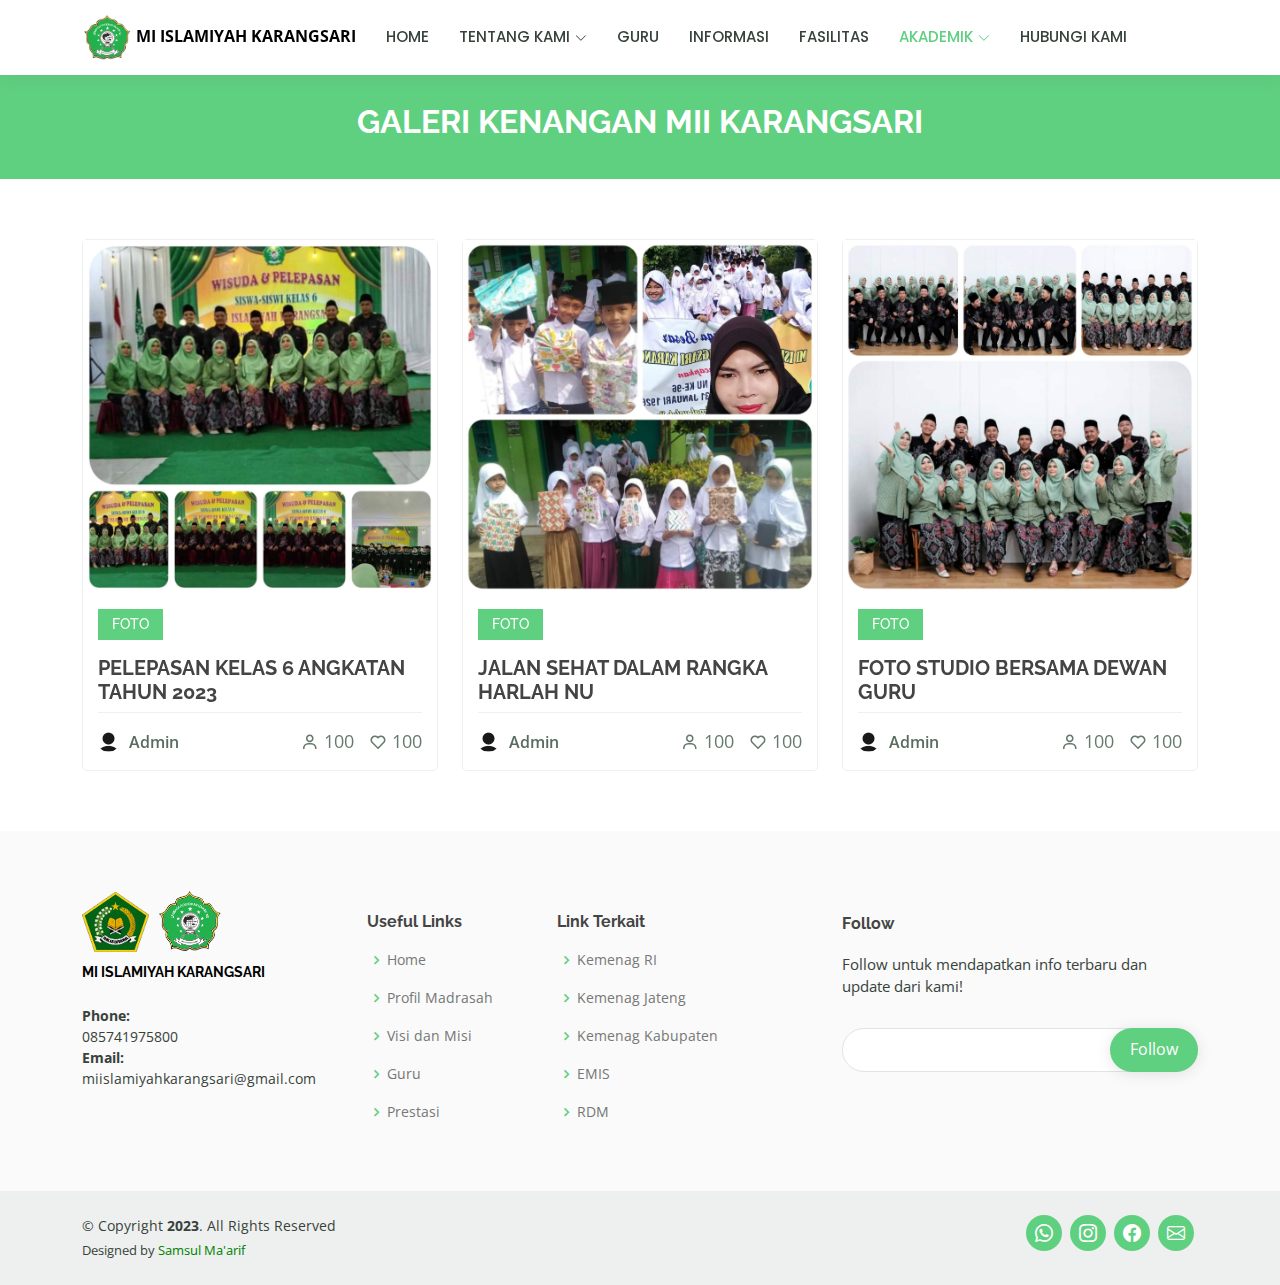
<file: galeri.html>
<!DOCTYPE html>
<html lang="en">

<head>
  <meta charset="utf-8">
  <meta content="width=device-width, initial-scale=1.0" name="viewport">

  <title>MI ISLAMIYAH KARANGSARI</title>
  <meta content="" name="description">
  <meta content="" name="keywords">

  <!-- Favicons -->
  <link href="assets/img/Logo MI Islamiyah Karangsari.png" rel="icon">
  <link href="assets/img/apple-touch-icon.png" rel="apple-touch-icon">

  <!-- Google Fonts -->
  <link href="https://fonts.googleapis.com/css?family=Open+Sans:300,300i,400,400i,600,600i,700,700i|Raleway:300,300i,400,400i,500,500i,600,600i,700,700i|Poppins:300,300i,400,400i,500,500i,600,600i,700,700i" rel="stylesheet">

  <!-- Vendor CSS Files -->
  <link href="assets/vendor/animate.css/animate.min.css" rel="stylesheet">
  <link href="assets/vendor/aos/aos.css" rel="stylesheet">
  <link href="assets/vendor/bootstrap/css/bootstrap.min.css" rel="stylesheet">
  <link href="assets/vendor/bootstrap-icons/bootstrap-icons.css" rel="stylesheet">
  <link href="assets/vendor/boxicons/css/boxicons.min.css" rel="stylesheet">
  <link href="assets/vendor/remixicon/remixicon.css" rel="stylesheet">
  <link href="assets/vendor/swiper/swiper-bundle.min.css" rel="stylesheet">

  <!-- Template Main CSS File -->
  <link href="assets/css/style.css" rel="stylesheet">

  
</head>

<body>

  <!-- ======= Header ======= -->
  <header id="header" class="fixed-top">
    <div class="container d-flex align-items-center">

      <a href="index.html"><img src="assets/img/Logo MI Islamiyah Karangsari.png" width="50"> <font color="black"><b>MI ISLAMIYAH KARANGSARI</b></font> </a>
      <!-- Uncomment below if you prefer to use an image logo -->
      <!-- <a href="index.html" class="logo me-auto"><img src="assets/img/logo.png" alt="" class="img-fluid"></a>-->

      <nav id="navbar" class="navbar order-last order-lg-0">
        <ul>
          <li><a href="index.html">HOME</a></li>
          <li class="dropdown"><a href="#"><span>TENTANG KAMI</span> <i class="bi bi-chevron-down"></i></a>
            <ul>
              <li><a href="profil madrasah.html">Profil Madrasah</a></li> 
              <li><a href="visi&misi.html">Visi Dan Misi</a></li>
            </ul>
          </li>
          <li><a href="guru.html">GURU</a></li>
          <li> <a href="informasi.html">INFORMASI</a></li>
          <li><a href="fasilitas.html">FASILITAS</a></li>

          <li class="dropdown"><a class="active" a href="#"><span>AKADEMIK</span> <i class="bi bi-chevron-down"></i></a>
            <ul>
              <li><a href="prestasi.html">Prestasi</a></li>
              <li><a href="ekstrakurikuler.html">Ekstrakurikuler</a></li>
              <li><a class="active" a href="galeri.html">Galeri</a></li>
            </ul>
          </li>
          <li><a href="hubungikami.html">HUBUNGI KAMI</a></li>
        </ul>
        <i class="bi bi-list mobile-nav-toggle"></i>
      </nav><!-- .navbar -->
      &nbsp;
      &nbsp;
      &nbsp;
      &nbsp;
      &nbsp;
      &nbsp;
      &nbsp;
      &nbsp;
    </div>
  </header><!-- End Header -->
  
  <main id="main">
  

    <!-- ======= Breadcrumbs ======= -->
    <div class="breadcrumbs">
      <div class="container">
        <h2><b>GALERI KENANGAN MII KARANGSARI</b></h2>
      </div>
    </div>


    <section id="courses" class="courses">
      <div class="container" data-aos="fade-up">

        <div class="row" data-aos="zoom-in" data-aos-delay="100">

          <div class="col-lg-4 col-md-6 d-flex align-items-stretch mt-4 mt-md-0">
            <div class="course-item">
              <img src="assets/img/galeri1.jpg" class="img-fluid" alt="...">
              <div class="course-content">
                <div class="d-flex justify-content-between align-items-center mb-3">
                  <h4>FOTO</h4>
                </div>

                <h3>PELEPASAN KELAS 6 ANGKATAN TAHUN 2023</h3>
                <div class="trainer d-flex justify-content-between align-items-center">
                  <div class="trainer-profile d-flex align-items-center">
                    <img src="assets/img/user.png" class="img-fluid" alt="">
                    <span>Admin</span>
                  </div>
                  <div class="trainer-rank d-flex align-items-center">
                    <i class="bx bx-user"></i>&nbsp;100
                    &nbsp;&nbsp;
                    <i class="bx bx-heart"></i>&nbsp;100
                  </div>
                </div>
              </div>
            </div>
          </div> <!-- End Course Item-->

          <div class="col-lg-4 col-md-6 d-flex align-items-stretch">
            <div class="course-item">
              <img src="assets/img/galeri2.jpg" class="img-fluid" alt="...">
              <div class="course-content">
                <div class="d-flex justify-content-between align-items-center mb-3">
                  <h4>FOTO</h4>
                </div>

               <h3>JALAN SEHAT DALAM RANGKA HARLAH NU</h3>
                <div class="trainer d-flex justify-content-between align-items-center">
                  <div class="trainer-profile d-flex align-items-center">
                    <img src="assets/img/user.png" class="img-fluid" alt="">
                    <span>Admin</span>
                  </div>
                  <div class="trainer-rank d-flex align-items-center">
                    <i class="bx bx-user"></i>&nbsp;100
                    &nbsp;&nbsp;
                    <i class="bx bx-heart"></i>&nbsp;100
                  </div>
                </div>
              </div>
            </div>
          </div> <!-- End Course Item-->

          

          <div class="col-lg-4 col-md-6 d-flex align-items-stretch mt-4 mt-lg-0">
            <div class="course-item">
              <img src="assets/img/galeri3.jpg" class="img-fluid" alt="...">
              <div class="course-content">
                <div class="d-flex justify-content-between align-items-center mb-3">
                  <h4>FOTO</h4>
                </div>

                <h3>FOTO STUDIO BERSAMA DEWAN GURU</h3>
               
                <div class="trainer d-flex justify-content-between align-items-center">
                  <div class="trainer-profile d-flex align-items-center">
                    <img src="assets/img/user.png" class="img-fluid" alt="">
                    <span>Admin</span>
                  </div>
                  <div class="trainer-rank d-flex align-items-center">
                    <i class="bx bx-user"></i>&nbsp;100
                    &nbsp;&nbsp;
                    <i class="bx bx-heart"></i>&nbsp;100
                  </div>
                </div>
              </div>
            </div>
          </div> <!-- End Course Item-->

  </main><!-- End #main -->

  <footer id="footer">

    <div class="footer-top">
      <div class="container">
        <div class="row">

          <div class="col-lg-3 col-md-6 footer-contact">
            <a href="index.html">
              <h3>
                <img src="assets/img/Kementerian_Agama_new_logo.png" width="67px">&nbsp;<img src="assets/img/Logo MI Islamiyah Karangsari.png" width="67px">&nbsp;              
              </h3>
              <p>
              <b><font color="black">MI ISLAMIYAH KARANGSARI</font></b>
              </p>
            </a>
            <br>
              <strong>Phone:</strong> <br>085741975800<br>
              <strong>Email:</strong> miislamiyahkarangsari@gmail.com
          </div>

          <div class="col-lg-2 col-md-6 footer-links">
            <br>
            <h4>Useful Links</h4>
            <ul>
              <li><i class="bx bx-chevron-right"></i> <a href="index.html">Home</a></li>
              <li><i class="bx bx-chevron-right"></i> <a href="profil madrasah.html">Profil Madrasah</a></li>
              <li><i class="bx bx-chevron-right"></i> <a href="visi&misi.html">Visi dan Misi</a></li>
              <li><i class="bx bx-chevron-right"></i> <a href="guru.html">Guru</a></li>
              <li><i class="bx bx-chevron-right"></i> <a href="prestasi.html">Prestasi</a></li>
            </ul>
          </div>

          <div class="col-lg-3 col-md-6 footer-links">
            <br>
            <h4>Link Terkait</h4>
            <ul>
              <li><i class="bx bx-chevron-right"></i> <a href="https://www.kemenag.go.id">Kemenag RI</a></li>
              <li><i class="bx bx-chevron-right"></i> <a href="https://jateng.kemenag.go.id">Kemenag Jateng</a></li>
              <li><i class="bx bx-chevron-right"></i> <a href="https://prepair.kemenag.go.id">Kemenag Kabupaten</a></li>
              <li><i class="bx bx-chevron-right"></i> <a href="https://emis.kemenag.go.id">EMIS</a></li>
              <li><i class="bx bx-chevron-right"></i> <a href="https://rdm.kemenag.go.id/#/beranda">RDM</a></li>
            </ul>
          </div>

          <div class="col-lg-4 col-md-6 footer-newsletter">
            <br>
            <h4>Follow</h4>
            <p>Follow untuk mendapatkan info terbaru dan update dari kami!</p>
            <form action="" method="post">
              <input type="email" name="email"><input type="submit" value="Follow">
            </form>
          </div>

        </div>
      </div>
    </div>

    <div class="container d-md-flex py-4">

      <div class="me-md-auto text-center text-md-start">
        <div class="copyright">
          &copy; Copyright <strong><span>2023</span></strong>. All Rights Reserved
        </div>
        <div class="credits">
          Designed by <font color="green">Samsul Ma'arif</a></font>
        </div>
      </div>
      <div class="social-links text-center text-md-right pt-3 pt-md-0">
        <a href="https://wa.me/+6285741975800"><i class="bi bi-whatsapp"></i></a>
        <a href="https://www.instagram.com/mii_karangsari/"><i class="bi bi-instagram"></i></a>
        <a href="https://web.facebook.com/mekar.kan/?locale=id_ID&_rdc=1&_rdr"><i class="bi bi-facebook"></i></a>
        <a href="mailto:miislamiyahkarangsari@gmail.com"><i class="bi bi-envelope"></i></a>
    </div>
  </footer><!-- End Footer -->

  <div id="preloader"></div>
  <a href="#" class="back-to-top d-flex align-items-center justify-content-center"><i class="bi bi-arrow-up-short"></i></a>

  <!-- Vendor JS Files -->
  <script src="assets/vendor/purecounter/purecounter_vanilla.js"></script>
  <script src="assets/vendor/aos/aos.js"></script>
  <script src="assets/vendor/bootstrap/js/bootstrap.bundle.min.js"></script>
  <script src="assets/vendor/swiper/swiper-bundle.min.js"></script>
  <script src="assets/vendor/php-email-form/validate.js"></script>

  <!-- Template Main JS File -->
  <script src="assets/js/main.js"></script>

</body>

</html>
</file>
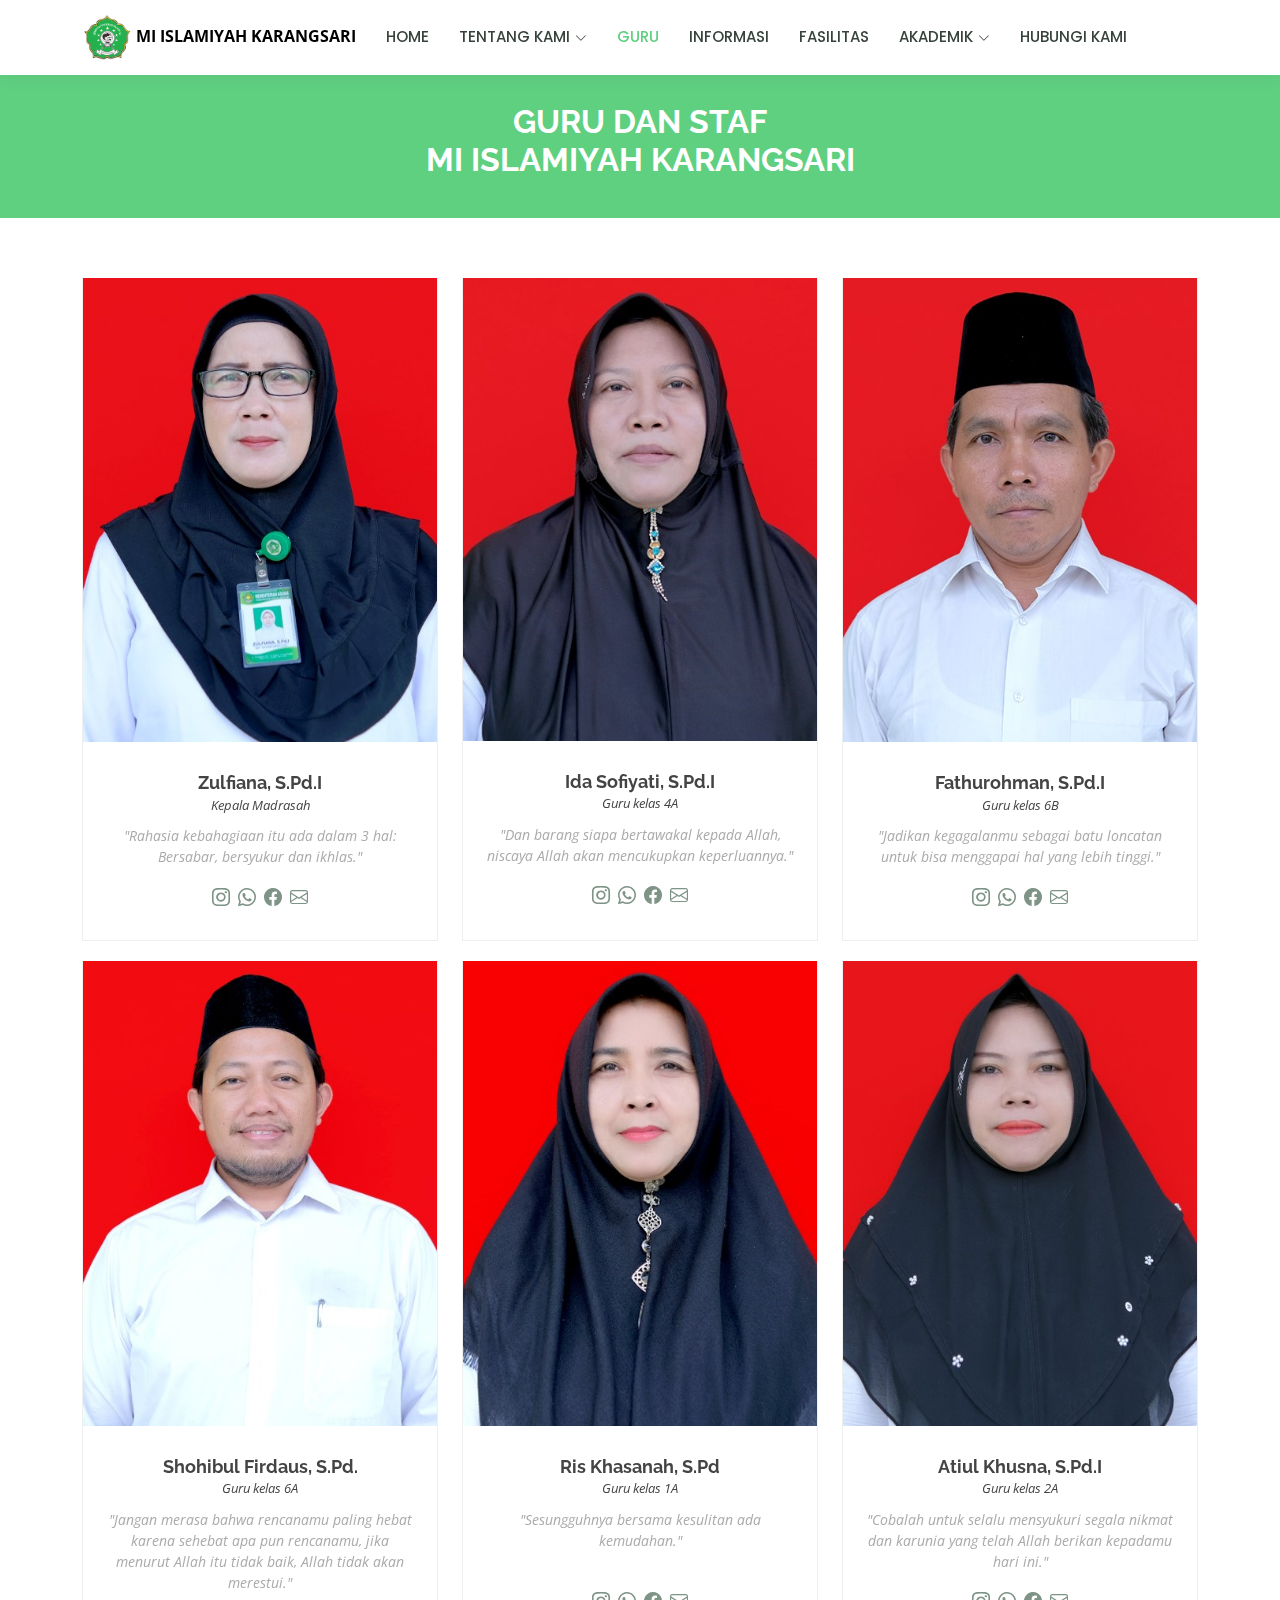
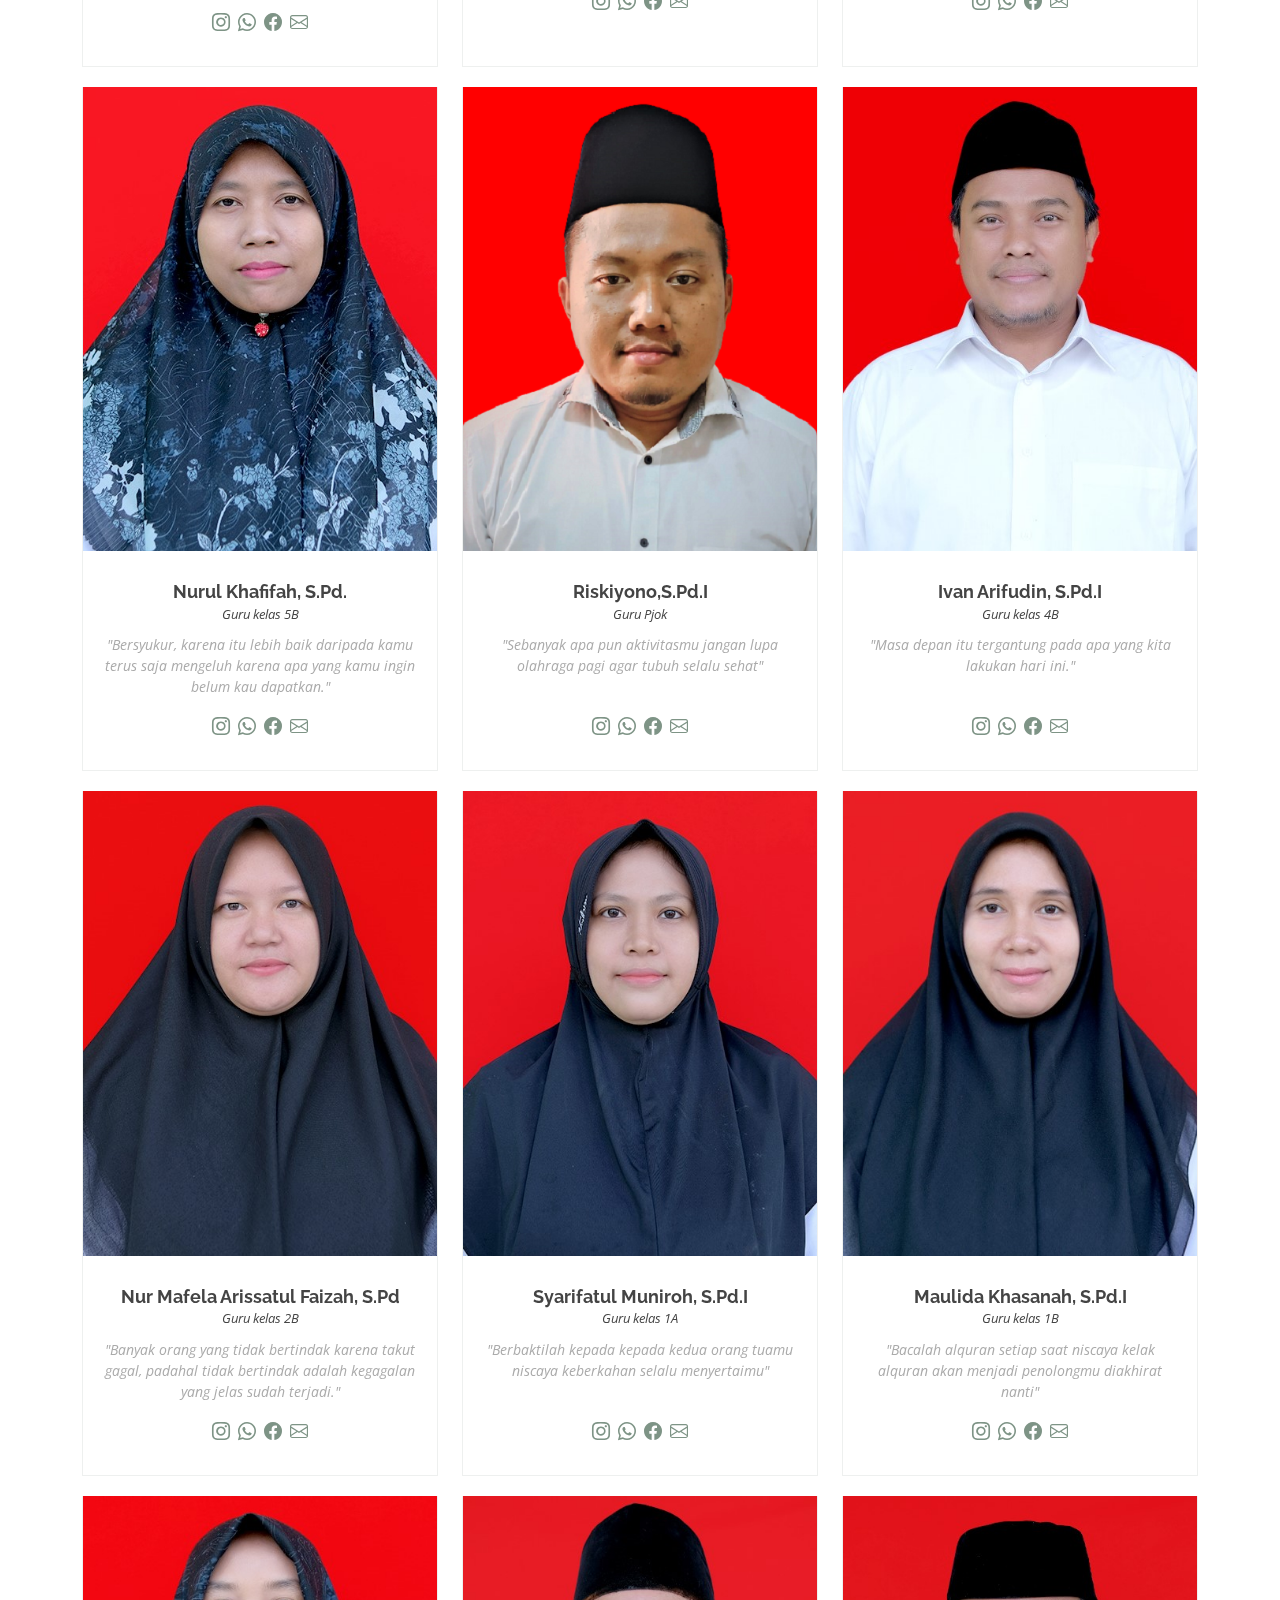
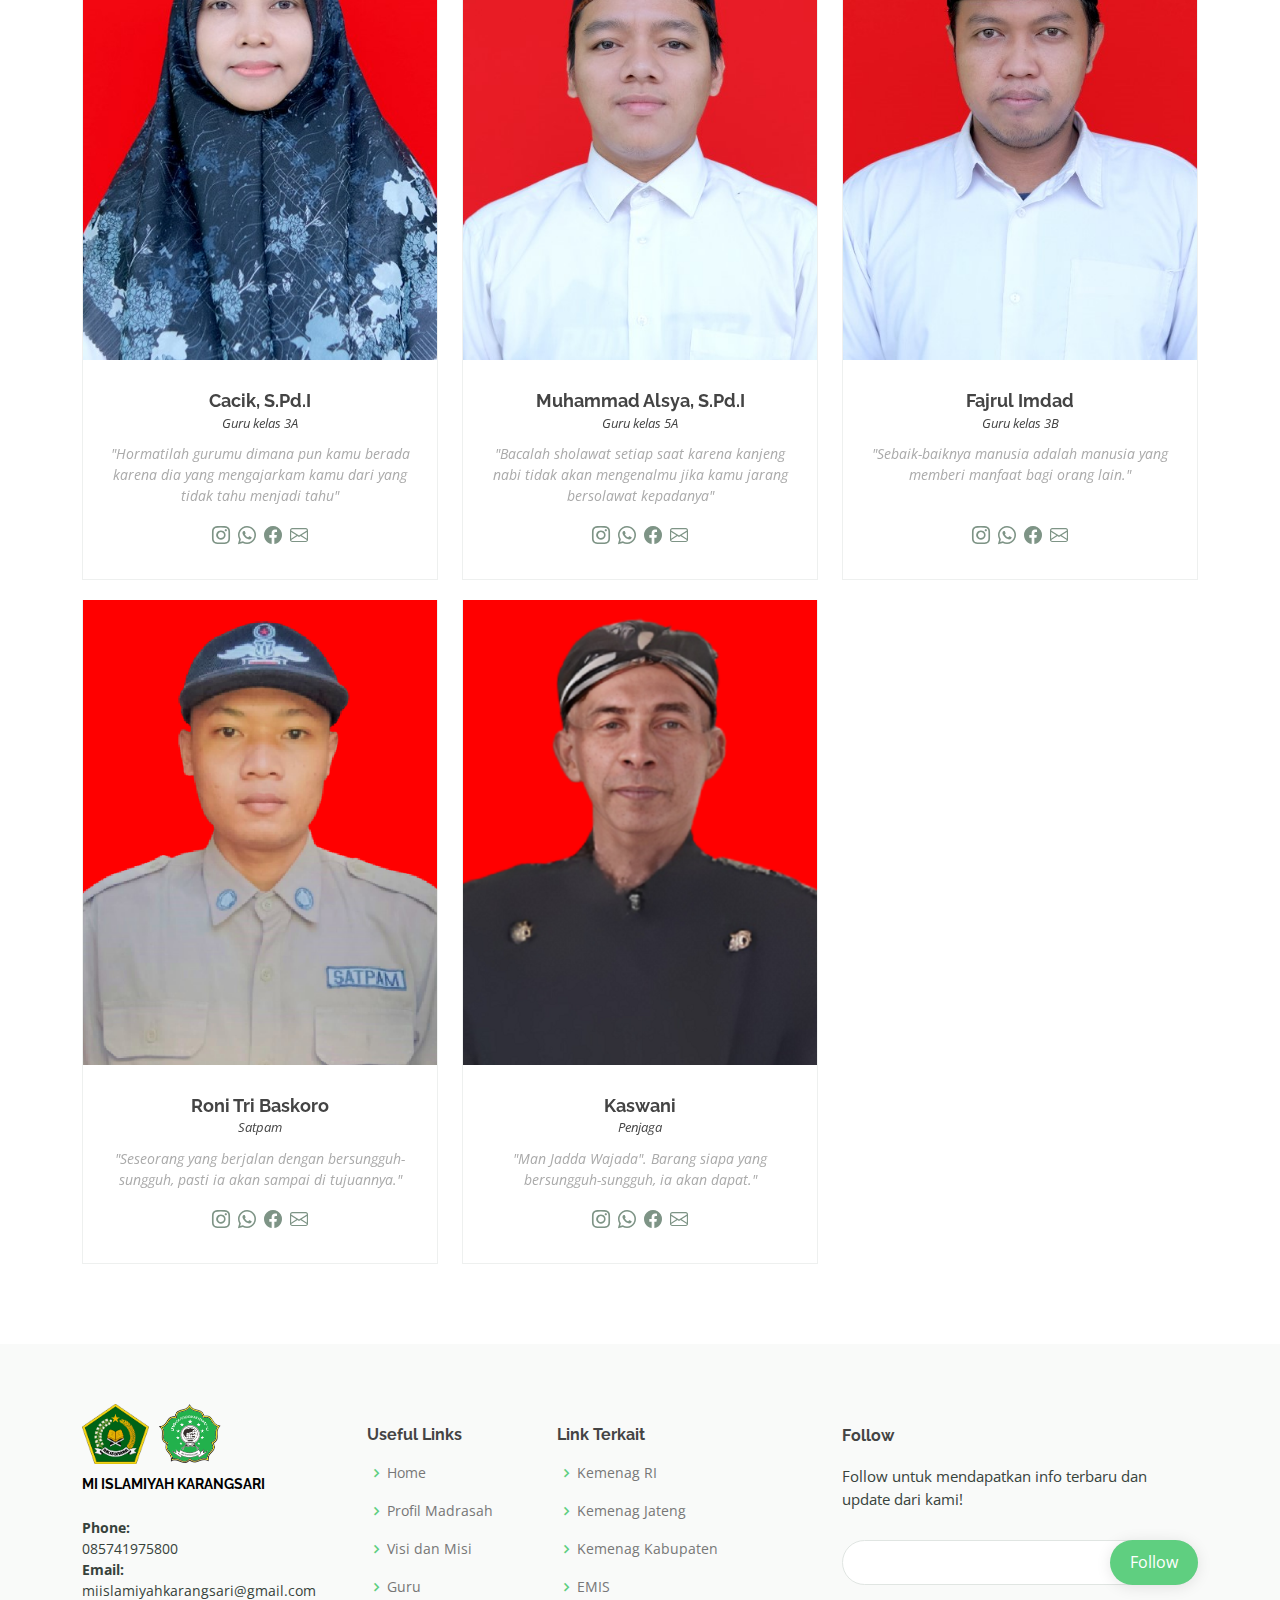
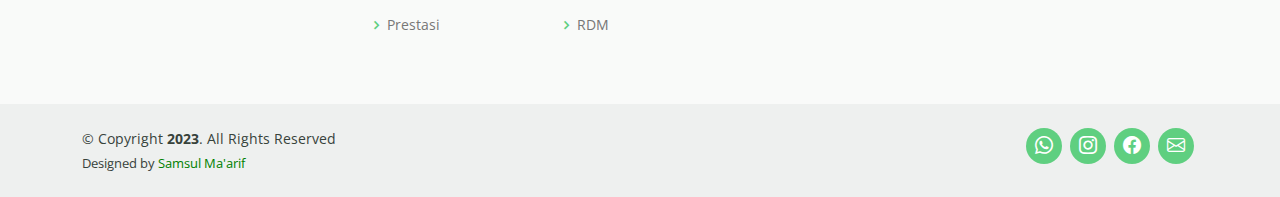
<file: guru.html>
<!DOCTYPE html>
<html lang="en">

<head>
  <meta charset="utf-8">
  <meta content="width=device-width, initial-scale=1.0" name="viewport">

  <title>MI ISLAMIYAH KARANGSARI</title>
  <meta content="" name="description">
  <meta content="" name="keywords">

  <!-- Favicons -->
  <link href="assets/img/Logo MI Islamiyah Karangsari.png" rel="icon">
  <link href="assets/img/apple-touch-icon.png" rel="apple-touch-icon">

  <!-- Google Fonts -->
  <link href="https://fonts.googleapis.com/css?family=Open+Sans:300,300i,400,400i,600,600i,700,700i|Raleway:300,300i,400,400i,500,500i,600,600i,700,700i|Poppins:300,300i,400,400i,500,500i,600,600i,700,700i" rel="stylesheet">

  <!-- Vendor CSS Files -->
  <link href="assets/vendor/animate.css/animate.min.css" rel="stylesheet">
  <link href="assets/vendor/aos/aos.css" rel="stylesheet">
  <link href="assets/vendor/bootstrap/css/bootstrap.min.css" rel="stylesheet">
  <link href="assets/vendor/bootstrap-icons/bootstrap-icons.css" rel="stylesheet">
  <link href="assets/vendor/boxicons/css/boxicons.min.css" rel="stylesheet">
  <link href="assets/vendor/remixicon/remixicon.css" rel="stylesheet">
  <link href="assets/vendor/swiper/swiper-bundle.min.css" rel="stylesheet">

  <!-- Template Main CSS File -->
  <link href="assets/css/style.css" rel="stylesheet">
  
</head>

<body>

  <!-- ======= Header ======= -->
  <header id="header" class="fixed-top">
    <div class="container d-flex align-items-center">

      <a href="index.html"><img src="assets/img/Logo MI Islamiyah Karangsari.png" width="50"> <font color="black"><b>MI ISLAMIYAH KARANGSARI</b></font> </a>
      <!-- Uncomment below if you prefer to use an image logo -->
      <!-- <a href="index.html" class="logo me-auto"><img src="assets/img/logo.png" alt="" class="img-fluid"></a>-->

     
   <nav id="navbar" class="navbar order-last order-lg-0">
        <ul>
          <li><a href="index.html">HOME</a></li>
          <li class="dropdown"><a href="#"><span>TENTANG KAMI</span> <i class="bi bi-chevron-down"></i></a>
            <ul>
              <li><a href="profil madrasah.html">Profil Madrasah</a></li> 
              <li><a href="visi&misi.html">Visi Dan Misi</a></li>
            </ul>
          </li>
          <li><a class="active" a href="guru.html">GURU</a></li>
          <li> <a href="informasi.html">INFORMASI</a></li>
          <li><a href="fasilitas.html">FASILITAS</a></li>

          <li class="dropdown"><a href="#"><span>AKADEMIK</span> <i class="bi bi-chevron-down"></i></a>
            <ul>
              <li><a href="prestasi.html">Prestasi</a></li>
              <li><a href="ekstrakurikuler.html">Ekstrakurikuler</a></li>
              <li><a href="galeri.html">Galeri</a></li>
            </ul>
          </li>
          <li><a href="hubungikami.html">HUBUNGI KAMI</a></li>
        </ul>
        <i class="bi bi-list mobile-nav-toggle"></i>
      </nav><!-- .navbar -->
      &nbsp;
      &nbsp;
      &nbsp;
      &nbsp;
      &nbsp;
      &nbsp;
      &nbsp;
      &nbsp;
    </div>
  </header><!-- End Header -->
  <main id="main">
  
    <!-- ======= Breadcrumbs ======= -->
    <div class="breadcrumbs">
      <div class="container">
        <h2><b>GURU DAN STAF <br>MI ISLAMIYAH KARANGSARI</b></h2>
      </div>
    </div><!-- End Breadcrumbs -->

    <!-- ======= Trainers Section ======= -->
    <section id="trainers" class="trainers">
      <div class="container" data-aos="fade-up">

        <div class="row" data-aos="zoom-in" data-aos-delay="100">
          <div class="col-lg-4 col-md-6 d-flex align-items-stretch">
            <div class="member">
              <img src="assets/img/guru/kepala madrasah.jpg"491" height="661" class="img-fluid" alt="">
              <div class="member-content">
                <h4>Zulfiana, S.Pd.I</h4>
                <span>Kepala Madrasah</span>
                <p>
                  "Rahasia kebahagiaan itu ada dalam 3 hal: Bersabar, bersyukur dan ikhlas."
                </p>
                <div class="social">
                  <a href="https://www.instagram.com/mii_karangsari/"><i class="bi bi-instagram"></i></a>
                  <a href="https://wa.me/+6285741975800"><i class="bi bi-whatsapp"></i></a>
                  <a href="https://web.facebook.com/mekar.kan/?locale=id_ID&_rdc=1&_rdr"><i class="bi bi-facebook"></i></a>
                  <a href="mailto:miislamiyahkarangsari@gmail.com"><i class="bi bi-envelope"></i></a>
                </div>
              </div>
            </div>
          </div>

          <div class="col-lg-4 col-md-6 d-flex align-items-stretch">
            <div class="member">
              <img src="assets/img/guru/bu ida.jpg "  class="img-fluid" alt="">
              <div class="member-content">
                <h4>Ida Sofiyati, S.Pd.I</h4>
                <span>Guru kelas 4A</span>
                <p>
                  "Dan barang siapa bertawakal kepada Allah, niscaya Allah akan mencukupkan keperluannya."
                </p>
                <div class="social">
                  <a href="https://www.instagram.com/mii_karangsari/"><i class="bi bi-instagram"></i></a>
                  <a href="https://wa.me/+6285741975800"><i class="bi bi-whatsapp"></i></a>
                  <a href="https://web.facebook.com/mekar.kan/?locale=id_ID&_rdc=1&_rdr"><i class="bi bi-facebook"></i></a>
                  <a href="mailto:miislamiyahkarangsari@gmail.com"><i class="bi bi-envelope"></i></a>
                </div>
              </div>
            </div>
          </div>

          <div class="col-lg-4 col-md-6 d-flex align-items-stretch">
            <div class="member">
              <img src="assets/img/guru/pak rohman.jpg" class="img-fluid" alt="">
              <div class="member-content">
                <h4>Fathurohman, S.Pd.I </h4>
                <span>Guru kelas 6B</span>
                <p>
                  "Jadikan kegagalanmu sebagai batu loncatan untuk bisa menggapai hal yang lebih tinggi."
                </p>
                <div class="social">
                  <a href="https://www.instagram.com/mii_karangsari/"><i class="bi bi-instagram"></i></a>
                  <a href="https://wa.me/+6285741975800"><i class="bi bi-whatsapp"></i></a>
                  <a href="https://web.facebook.com/mekar.kan/?locale=id_ID&_rdc=1&_rdr"><i class="bi bi-facebook"></i></a>
                  <a href="mailto:miislamiyahkarangsari@gmail.com"><i class="bi bi-envelope"></i></a>
              </div>
              </div>
            </div>
          </div>

          <div class="col-lg-4 col-md-6 d-flex align-items-stretch">
            <div class="member">
              <img src="assets/img/guru/pak idos.jpg" class="img-fluid" alt="">
              <div class="member-content">
                <h4>Shohibul Firdaus, S.Pd. </h4>
                <span>Guru kelas 6A</span>
              <p>
                "Jangan merasa bahwa rencanamu paling hebat karena sehebat apa pun rencanamu, jika menurut Allah itu tidak baik, Allah tidak akan merestui."
              </p>
              <div class="social">
                <a href="https://www.instagram.com/mii_karangsari/"><i class="bi bi-instagram"></i></a>
                <a href="https://wa.me/+6285741975800"><i class="bi bi-whatsapp"></i></a>
                <a href="https://web.facebook.com/mekar.kan/?locale=id_ID&_rdc=1&_rdr"><i class="bi bi-facebook"></i></a>
                <a href="mailto:miislamiyahkarangsari@gmail.com"><i class="bi bi-envelope"></i></a>
                </div>
              </div>
            </div>
            </div>

          <div class="col-lg-4 col-md-6 d-flex align-items-stretch">
            <div class="member">
              <img src="assets/img/guru/bu ris.jpg" class="img-fluid" alt="">
              <div class="member-content">
                <h4>Ris Khasanah, S.Pd</h4>
                <span>Guru kelas 1A</span>
                <p>
                  "Sesungguhnya bersama kesulitan ada kemudahan."
                  <br>
                  <br>
                </p>
                <div class="social">
                  <a href="https://www.instagram.com/mii_karangsari/"><i class="bi bi-instagram"></i></a>
                  <a href="https://wa.me/+6285741975800"><i class="bi bi-whatsapp"></i></a>
                  <a href="https://web.facebook.com/mekar.kan/?locale=id_ID&_rdc=1&_rdr"><i class="bi bi-facebook"></i></a>
                  <a href="mailto:miislamiyahkarangsari@gmail.com"><i class="bi bi-envelope"></i></a>
                </div>
              </div>
            </div>
          </div>

          <div class="col-lg-4 col-md-6 d-flex align-items-stretch">
            <div class="member">
              <img src="assets/img/guru/bu uul.jpg" class="img-fluid" alt="">
              <div class="member-content">
                <h4>Atiul Khusna, S.Pd.I</h4>
                <span>Guru kelas 2A</span>
                <p>
                  "Cobalah untuk selalu mensyukuri segala nikmat dan karunia yang telah Allah berikan kepadamu hari ini."
                </p>
                <div class="social">
                  <a href="https://www.instagram.com/mii_karangsari/"><i class="bi bi-instagram"></i></a>
                  <a href="https://wa.me/+6285741975800"><i class="bi bi-whatsapp"></i></a>
                  <a href="https://web.facebook.com/mekar.kan/?locale=id_ID&_rdc=1&_rdr"><i class="bi bi-facebook"></i></a>
                  <a href="mailto:miislamiyahkarangsari@gmail.com"><i class="bi bi-envelope"></i></a>
                </div>
              </div>
            </div>
          </div>

          <div class="col-lg-4 col-md-6 d-flex align-items-stretch">
            <div class="member">
              <img src="assets/img/guru/bu afi.jpg" class="img-fluid" alt="">
              <div class="member-content">
                <h4>Nurul Khafifah, S.Pd.</h4>
                <span> Guru kelas 5B
                </span>
                <p>
                  "Bersyukur, karena itu lebih baik daripada kamu terus saja mengeluh karena apa yang kamu ingin belum kau dapatkan."
                </p>
                <div class="social">
                  <a href="https://www.instagram.com/mii_karangsari/"><i class="bi bi-instagram"></i></a>
                  <a href="https://wa.me/+6285741975800"><i class="bi bi-whatsapp"></i></a>
                  <a href="https://web.facebook.com/mekar.kan/?locale=id_ID&_rdc=1&_rdr"><i class="bi bi-facebook"></i></a>
                  <a href="mailto:miislamiyahkarangsari@gmail.com"><i class="bi bi-envelope"></i></a>
                </div>
              </div>
            </div>
          </div>

          <div class="col-lg-4 col-md-6 d-flex align-items-stretch">
            <div class="member">
              <img src="assets/img/guru/Pak Ris .png" class="img-fluid" alt="">
              <div class="member-content">
                <h4>Riskiyono,S.Pd.I</h4>
                <span>Guru Pjok</span>
                <p>
                  "Sebanyak apa pun aktivitasmu jangan lupa olahraga pagi agar tubuh selalu sehat"
                  <br>
                  <br>
                </p>
                <div class="social">
                  <a href="https://www.instagram.com/mii_karangsari/"><i class="bi bi-instagram"></i></a>
                  <a href="https://wa.me/+6285741975800"><i class="bi bi-whatsapp"></i></a>
                  <a href="https://web.facebook.com/mekar.kan/?locale=id_ID&_rdc=1&_rdr"><i class="bi bi-facebook"></i></a>
                  <a href="mailto:miislamiyahkarangsari@gmail.com"><i class="bi bi-envelope"></i></a>
                </div>
              </div>
            </div>
          </div>

          <div class="col-lg-4 col-md-6 d-flex align-items-stretch">
            <div class="member">
              <img src="assets/img/guru/pak ivan.jpg" class="img-fluid" alt="">
              <div class="member-content">
                <h4>Ivan Arifudin, S.Pd.I</h4>
                <span>Guru kelas 4B</span>
                <p>
                  "Masa depan itu tergantung pada apa yang kita lakukan hari ini." 
                  <br>
                  <br>
                </p>
                <div class="social">
                  <a href="https://www.instagram.com/mii_karangsari/"><i class="bi bi-instagram"></i></a>
                  <a href="https://wa.me/+6285741975800"><i class="bi bi-whatsapp"></i></a>
                  <a href="https://web.facebook.com/mekar.kan/?locale=id_ID&_rdc=1&_rdr"><i class="bi bi-facebook"></i></a>
                  <a href="mailto:miislamiyahkarangsari@gmail.com"><i class="bi bi-envelope"></i></a>
              </div>
            </div>
          </div>
          </div>

          <div class="col-lg-4 col-md-6 d-flex align-items-stretch">
            <div class="member">
              <img src="assets/img/guru/bu ela.jpg" class="img-fluid" alt="">
              <div class="member-content">
                <h4>Nur Mafela Arissatul Faizah, S.Pd</h4>
                <span>Guru kelas 2B</span>
                <p>
                  "Banyak orang yang tidak bertindak karena takut gagal, padahal tidak bertindak adalah kegagalan yang jelas sudah terjadi."
                </p>
                <div class="social">
                  <a href="https://www.instagram.com/mii_karangsari/"><i class="bi bi-instagram"></i></a>
                  <a href="https://wa.me/+6285741975800"><i class="bi bi-whatsapp"></i></a>
                  <a href="https://web.facebook.com/mekar.kan/?locale=id_ID&_rdc=1&_rdr"><i class="bi bi-facebook"></i></a>
                  <a href="mailto:miislamiyahkarangsari@gmail.com"><i class="bi bi-envelope"></i></a>
                </div>
              </div>
            </div>
          </div>

          <div class="col-lg-4 col-md-6 d-flex align-items-stretch">
            <div class="member">
              <img src="assets/img/guru/bu sari.jpg" class="img-fluid" alt="">
              <div class="member-content">
                <h4>Syarifatul Muniroh, S.Pd.I</h4>
                <span>Guru kelas 1A</span>
                <p>
                  "Berbaktilah kepada kepada kedua orang tuamu niscaya keberkahan selalu menyertaimu"
                  <br>
                  <br>
                </p>
                <div class="social">
                  <a href="https://www.instagram.com/mii_karangsari/"><i class="bi bi-instagram"></i></a>
                  <a href="https://wa.me/+6285741975800"><i class="bi bi-whatsapp"></i></a>
                  <a href="https://web.facebook.com/mekar.kan/?locale=id_ID&_rdc=1&_rdr"><i class="bi bi-facebook"></i></a>
                  <a href="mailto:miislamiyahkarangsari@gmail.com"><i class="bi bi-envelope"></i></a>
                </div>
              </div>
            </div>
          </div>

          <div class="col-lg-4 col-md-6 d-flex align-items-stretch">
            <div class="member">
              <img src="assets/img/guru/Maulida Khasanah, S.Pd.I.jpg" class="img-fluid" alt="">
              <div class="member-content">
                <h4>Maulida Khasanah, S.Pd.I </h4>
                <span>Guru kelas 1B</span>
                <p>
                 "Bacalah alquran setiap saat niscaya kelak alquran akan menjadi penolongmu diakhirat nanti"
                 <br>
                </p>
                <div class="social">
                  <a href="https://www.instagram.com/mii_karangsari/"><i class="bi bi-instagram"></i></a>
                  <a href="https://wa.me/+6285741975800"><i class="bi bi-whatsapp"></i></a>
                  <a href="https://web.facebook.com/mekar.kan/?locale=id_ID&_rdc=1&_rdr"><i class="bi bi-facebook"></i></a>
                  <a href="mailto:miislamiyahkarangsari@gmail.com"><i class="bi bi-envelope"></i></a>
                </div>
              </div>
            </div>
          </div>

          <div class="col-lg-4 col-md-6 d-flex align-items-stretch">
            <div class="member">
              <img src="assets/img/guru/bu cacik.jpg" class="img-fluid" alt="">
              <div class="member-content">
                <h4>Cacik, S.Pd.I</h4>
                <span>Guru kelas 3A</span>
                <p>
                  "Hormatilah gurumu dimana pun kamu berada karena dia yang mengajarkam kamu dari yang tidak tahu menjadi tahu"
                </p>
                <div class="social">
                  <a href="https://www.instagram.com/mii_karangsari/"><i class="bi bi-instagram"></i></a>
                  <a href="https://wa.me/+6285741975800"><i class="bi bi-whatsapp"></i></a>
                  <a href="https://web.facebook.com/mekar.kan/?locale=id_ID&_rdc=1&_rdr"><i class="bi bi-facebook"></i></a>
                  <a href="mailto:miislamiyahkarangsari@gmail.com"><i class="bi bi-envelope"></i></a>
              </div>
            </div>
          </div>
        </div>

          <div class="col-lg-4 col-md-6 d-flex align-items-stretch">
            <div class="member">
              <img src="assets/img/guru/pak alsya.jpg" class="img-fluid" alt="">
              <div class="member-content">
                <h4>Muhammad Alsya, S.Pd.I</h4>
                <span>Guru kelas 5A</span>
                <p>
                  "Bacalah sholawat setiap saat karena kanjeng nabi tidak akan mengenalmu jika kamu jarang bersolawat kepadanya"
                </p>
                <div class="social">
                  <a href="https://www.instagram.com/mii_karangsari/"><i class="bi bi-instagram"></i></a>
                  <a href="https://wa.me/+6285741975800"><i class="bi bi-whatsapp"></i></a>
                  <a href="https://web.facebook.com/mekar.kan/?locale=id_ID&_rdc=1&_rdr"><i class="bi bi-facebook"></i></a>
                  <a href="mailto:miislamiyahkarangsari@gmail.com"><i class="bi bi-envelope"></i></a>
                </div>
              </div>
            </div>
          </div>

          <div class="col-lg-4 col-md-6 d-flex align-items-stretch">
            <div class="member">
              <img src="assets/img/guru/pak imdad.jpg" class="img-fluid" alt="">
              <div class="member-content">
                <h4>Fajrul Imdad</h4>
                <span>Guru kelas 3B</span>
                <p>
                  "Sebaik-baiknya manusia adalah manusia yang memberi manfaat bagi orang lain."
                  <br>
                  <br>
                </p>
                <div class="social">
                  <a href="https://www.instagram.com/mii_karangsari/"><i class="bi bi-instagram"></i></a>
                  <a href="https://wa.me/+6285741975800"><i class="bi bi-whatsapp"></i></a>
                  <a href="https://web.facebook.com/mekar.kan/?locale=id_ID&_rdc=1&_rdr"><i class="bi bi-facebook"></i></a>
                  <a href="mailto:miislamiyahkarangsari@gmail.com"><i class="bi bi-envelope"></i></a>
                </div>
              </div>
            </div>
          </div>

          <div class="col-lg-4 col-md-6 d-flex align-items-stretch">
            <div class="member">
              <img src="assets/img/guru/Roni.png" class="img-fluid" alt="">
              <div class="member-content">
                <h4>Roni Tri Baskoro</h4>
                <span>Satpam</span>
                <p>
                  "Seseorang yang berjalan dengan bersungguh-sungguh, pasti ia akan sampai di tujuannya."
                </p>
                <div class="social">
                  <a href="https://www.instagram.com/mii_karangsari/"><i class="bi bi-instagram"></i></a>
                  <a href="https://wa.me/+6285741975800"><i class="bi bi-whatsapp"></i></a>
                  <a href="https://web.facebook.com/mekar.kan/?locale=id_ID&_rdc=1&_rdr"><i class="bi bi-facebook"></i></a>
                  <a href="mailto:miislamiyahkarangsari@gmail.com"><i class="bi bi-envelope"></i></a>
              </div>
            </div>
          </div>
          </div>

          <div class="col-lg-4 col-md-6 d-flex align-items-stretch">
            <div class="member">
              <img src="assets/img/guru/Pak Kaswani.png" class="img-fluid" alt="">
              <div class="member-content">
                <h4>Kaswani</h4>
                <span>Penjaga</span>
                <p>
                  "Man Jadda Wajada". Barang siapa yang bersungguh-sungguh, ia akan dapat."
                  <br>
                </p>
                <div class="social">
                  <a href="https://www.instagram.com/mii_karangsari/"><i class="bi bi-instagram"></i></a>
                  <a href="https://wa.me/+6285741975800"><i class="bi bi-whatsapp"></i></a>
                  <a href="https://web.facebook.com/mekar.kan/?locale=id_ID&_rdc=1&_rdr"><i class="bi bi-facebook"></i></a>
                  <a href="mailto:miislamiyahkarangsari@gmail.com"><i class="bi bi-envelope"></i></a>
                </div>
              </div>
            </div>
          </div>

  </div>
      </div>
    </section><!-- End Trainers Section -->

  </main><!-- End #main -->

  <!-- ======= Footer ======= -->
  <footer id="footer">

    <div class="footer-top">
      <div class="container">
        <div class="row">

          <div class="col-lg-3 col-md-6 footer-contact">
            <a href="index.html">
              <h3>
                <img src="assets/img/Kementerian_Agama_new_logo.png" width="67px">&nbsp;<img src="assets/img/Logo MI Islamiyah Karangsari.png" width="67px">&nbsp;              
              </h3>
              <p>
              <b><font color="black">MI ISLAMIYAH KARANGSARI</font></b>
              </p>
            </a>
            <br>
              <strong>Phone:</strong> <br>085741975800<br>
              <strong>Email:</strong> miislamiyahkarangsari@gmail.com
          </div>

          <div class="col-lg-2 col-md-6 footer-links">
            <br>
            <h4>Useful Links</h4>
            <ul>
              <li><i class="bx bx-chevron-right"></i> <a href="index.html">Home</a></li>
              <li><i class="bx bx-chevron-right"></i> <a href="profil madrasah.html">Profil Madrasah</a></li>
              <li><i class="bx bx-chevron-right"></i> <a href="visi&misi.html">Visi dan Misi</a></li>
              <li><i class="bx bx-chevron-right"></i> <a href="guru.html">Guru</a></li>
              <li><i class="bx bx-chevron-right"></i> <a href="prestasi.html">Prestasi</a></li>
            </ul>
          </div>

          <div class="col-lg-3 col-md-6 footer-links">
            <br>
            <h4>Link Terkait</h4>
            <ul>
              <li><i class="bx bx-chevron-right"></i> <a href="https://www.kemenag.go.id">Kemenag RI</a></li>
              <li><i class="bx bx-chevron-right"></i> <a href="https://jateng.kemenag.go.id">Kemenag Jateng</a></li>
              <li><i class="bx bx-chevron-right"></i> <a href="https://prepair.kemenag.go.id">Kemenag Kabupaten</a></li>
              <li><i class="bx bx-chevron-right"></i> <a href="https://emis.kemenag.go.id">EMIS</a></li>
              <li><i class="bx bx-chevron-right"></i> <a href="https://rdm.kemenag.go.id/#/beranda">RDM</a></li>
            </ul>
          </div>

          <div class="col-lg-4 col-md-6 footer-newsletter">
            <br>
            <h4>Follow</h4>
            <p>Follow untuk mendapatkan info terbaru dan update dari kami!</p>
            <form action="" method="post">
              <input type="email" name="email"><input type="submit" value="Follow">
            </form>
          </div>

        </div>
      </div>
    </div>

    <div class="container d-md-flex py-4">

      <div class="me-md-auto text-center text-md-start">
        <div class="copyright">
          &copy; Copyright <strong><span>2023</span></strong>. All Rights Reserved
        </div>
        <div class="credits">
          Designed by <font color="green">Samsul Ma'arif</a></font>
        </div>
      </div>
      <div class="social-links text-center text-md-right pt-3 pt-md-0">
        <a href="https://wa.me/+6285741975800"><i class="bi bi-whatsapp"></i></a>
        <a href="https://www.instagram.com/mii_karangsari/"><i class="bi bi-instagram"></i></a>
        <a href="https://web.facebook.com/mekar.kan/?locale=id_ID&_rdc=1&_rdr"><i class="bi bi-facebook"></i></a>
        <a href="mailto:miislamiyahkarangsari@gmail.com"><i class="bi bi-envelope"></i></a>
    </div>
  </footer><!-- End Footer -->


  <div id="preloader"></div>
  <a href="#" class="back-to-top d-flex align-items-center justify-content-center"><i class="bi bi-arrow-up-short"></i></a>

  <!-- Vendor JS Files -->
  <script src="assets/vendor/purecounter/purecounter_vanilla.js"></script>
  <script src="assets/vendor/aos/aos.js"></script>
  <script src="assets/vendor/bootstrap/js/bootstrap.bundle.min.js"></script>
  <script src="assets/vendor/swiper/swiper-bundle.min.js"></script>
  <script src="assets/vendor/php-email-form/validate.js"></script>

  <!-- Template Main JS File -->
  <script src="assets/js/main.js"></script>

</body>

</html>
</file>
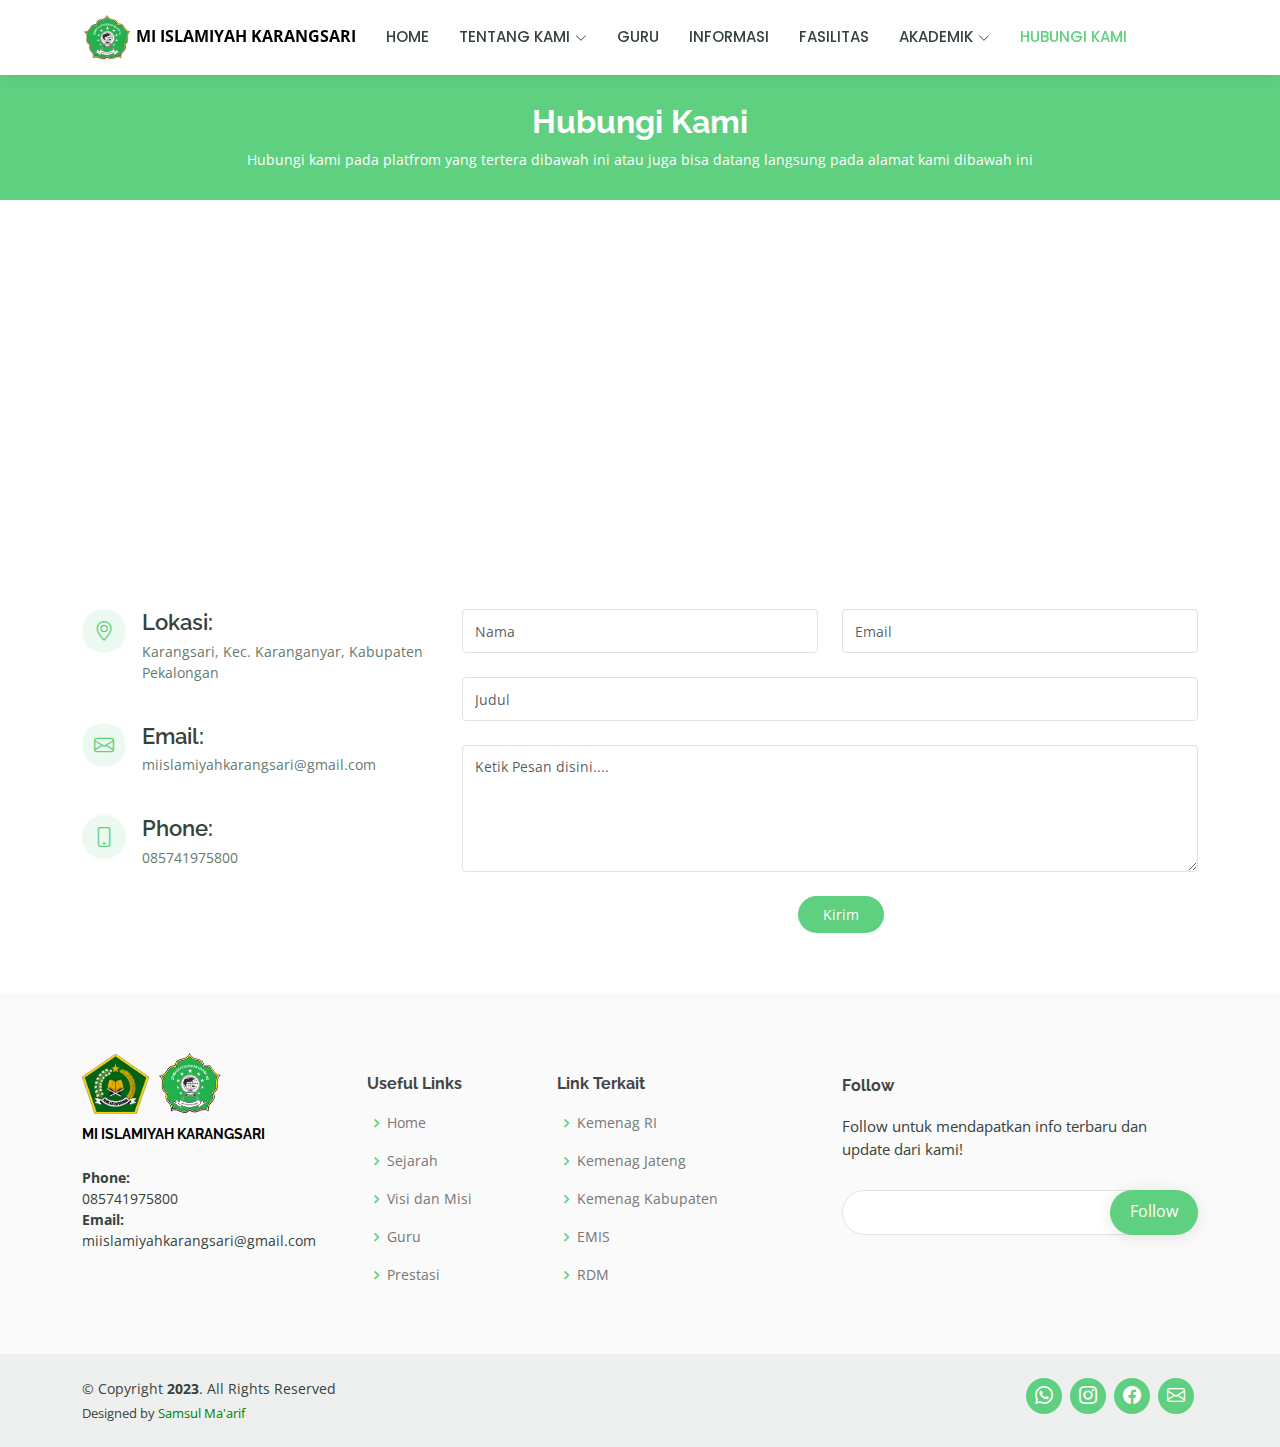
<file: hubungikami.html>
<!DOCTYPE html>
<html lang="en">

<head>
  <meta charset="utf-8">
  <meta content="width=device-width, initial-scale=1.0" name="viewport">

  <title>MI ISLAMIYAH KARANGSARI</title>
  <meta content="" name="description">
  <meta content="" name="keywords">

  <!-- Favicons -->
  <link href="assets/img/Logo MI Islamiyah Karangsari.png" rel="icon">
  <link href="assets/img/apple-touch-icon.png" rel="apple-touch-icon">

  <!-- Google Fonts -->
  <link href="https://fonts.googleapis.com/css?family=Open+Sans:300,300i,400,400i,600,600i,700,700i|Raleway:300,300i,400,400i,500,500i,600,600i,700,700i|Poppins:300,300i,400,400i,500,500i,600,600i,700,700i" rel="stylesheet">

  <!-- Vendor CSS Files -->
  <link href="assets/vendor/animate.css/animate.min.css" rel="stylesheet">
  <link href="assets/vendor/aos/aos.css" rel="stylesheet">
  <link href="assets/vendor/bootstrap/css/bootstrap.min.css" rel="stylesheet">
  <link href="assets/vendor/bootstrap-icons/bootstrap-icons.css" rel="stylesheet">
  <link href="assets/vendor/boxicons/css/boxicons.min.css" rel="stylesheet">
  <link href="assets/vendor/remixicon/remixicon.css" rel="stylesheet">
  <link href="assets/vendor/swiper/swiper-bundle.min.css" rel="stylesheet">

  <link href="assets/css/style.css" rel="stylesheet">

<body>

  <!-- ======= Header ======= -->
  <header id="header" class="fixed-top">
    <div class="container d-flex align-items-center">

      <a href="index.html"><img src="assets/img/Logo MI Islamiyah Karangsari.png" width="50"> <font color="black"><b>MI ISLAMIYAH KARANGSARI</b></font> </a>
      <!-- Uncomment below if you prefer to use an image logo -->
      <!-- <a href="index.html" class="logo me-auto"><img src="assets/img/logo.png" alt="" class="img-fluid"></a>-->

      <nav id="navbar" class="navbar order-last order-lg-0">
        <ul>
          <li><a href="index.html">HOME</a></li>
          <li class="dropdown"><a href="#"><span>TENTANG KAMI</span> <i class="bi bi-chevron-down"></i></a>
            <ul>
              <li><a href="profil madrasah.html">Profil Madrasah</a></li> 
              <li><a href="visi&misi.html">Visi Dan Misi</a></li>
            </ul>
          </li>
          <li><a href="guru.html">GURU</a></li>
          <li> <a href="informasi.html">INFORMASI</a></li>
          <li><a href="fasilitas.html">FASILITAS</a></li>

          <li class="dropdown"><a href="#"><span>AKADEMIK</span> <i class="bi bi-chevron-down"></i></a>
            <ul>
              <li><a href="prestasi.html">Prestasi</a></li>
              <li><a href="ekstrakurikuler.html">Ekstrakurikuler</a></li>
              <li><a href="galeri.html">Galeri</a></li>
            </ul>
          </li>
          <li><a class="active" a href="hubungikami.html">HUBUNGI KAMI</a></li>
        </ul>
        <i class="bi bi-list mobile-nav-toggle"></i>
      </nav><!-- .navbar -->
      &nbsp;
      &nbsp;
      &nbsp;
      &nbsp;
      &nbsp;
      &nbsp;
      &nbsp;
      &nbsp;
    </div>
  </header><!-- End Header -->
  
  <main id="main">
  
    <!-- ======= Breadcrumbs ======= -->
    <div class="breadcrumbs" data-aos="fade-in">
      <div class="container">
        <h2><b>Hubungi Kami</b></h2>
        <p>Hubungi kami pada platfrom yang tertera dibawah ini atau juga bisa datang langsung pada alamat kami dibawah ini</p>
      </div>
    </div><!-- End Breadcrumbs -->

    <!-- ======= Contact Section ======= -->
    <section id="contact" class="contact">
      <div data-aos="fade-up">
        <iframe style="border:0; width: 100%; height: 350px;" src="https://www.google.com/maps/embed?pb=!1m14!1m8!1m3!1d15839.324164184893!2d109.6257247!3d-7.0291367!3m2!1i1024!2i768!4f13.1!3m3!1m2!1s0x2e701f72e45ef03f%3A0x81ae45f88bab56d0!2sMI%20Islamiyah%20Karangsari!5e0!3m2!1sid!2sid!4v1699922618588!5m2!1sid!2sid" frameborder="0" allowfullscreen></iframe>
      </div>

      <div class="container" data-aos="fade-up">

        <div class="row mt-5">

          <div class="col-lg-4">
            <div class="info">
              <div class="address">
                <i class="bi bi-geo-alt"></i>
                <h4>Lokasi:</h4>
                <p>Karangsari, Kec. Karanganyar, Kabupaten Pekalongan</p>
              </div>

              <div class="email">
                <i class="bi bi-envelope"></i>
                <h4>Email:</h4>
                <p>miislamiyahkarangsari@gmail.com</p>
              </div>

              <div class="phone">
                <i class="bi bi-phone"></i>
                <h4>Phone:</h4>
                <p>085741975800</p>
              </div>

            </div>

          </div>

          <div class="col-lg-8 mt-5 mt-lg-0">

            <form action="forms/contact.php" method="post" role="form" class="php-email-form">
              <div class="row">
                <div class="col-md-6 form-group">
                  <input type="text" name="name" class="form-control" id="name" placeholder="Nama" required>
                </div>
                <div class="col-md-6 form-group mt-3 mt-md-0">
                  <input type="email" class="form-control" name="email" id="email" placeholder="Email" required>
                </div>
              </div>
              <div class="form-group mt-3">
                <input type="text" class="form-control" name="subject" id="subject" placeholder="Judul" required>
              </div>
              <div class="form-group mt-3">
                <textarea class="form-control" name="message" rows="5" placeholder="Ketik Pesan disini...." required></textarea>
              </div>
              <div class="my-3">
                <div class="loading">Loading</div>
                <div class="error-message"></div>
                <div class="sent-message">Your message has been sent. Thank you!</div>
              </div>
              <center><a  href="hubungikami.html" class="get-started-btn">Kirim</a></center>
            </form>

          </div>

        </div>

      </div>
    </section><!-- End Contact Section -->

  </main><!-- End #main -->

  <!-- ======= Footer ======= -->
  <footer id="footer">

    <div class="footer-top">
      <div class="container">
        <div class="row">

          <div class="col-lg-3 col-md-6 footer-contact">
            <a href="index.html">
              <h3>
                <img src="assets/img/Kementerian_Agama_new_logo.png" width="67px">&nbsp;<img src="assets/img/Logo MI Islamiyah Karangsari.png" width="67px">&nbsp;              
              </h3>
              <p>
              <b><font color="black">MI ISLAMIYAH KARANGSARI</font></b>
              </p>
            </a>
            <br>
              <strong>Phone:</strong> <br>085741975800<br>
              <strong>Email:</strong> miislamiyahkarangsari@gmail.com
          </div>

          <div class="col-lg-2 col-md-6 footer-links">
            <br>
            <h4>Useful Links</h4>
            <ul>
              <li><i class="bx bx-chevron-right"></i> <a href="index.html">Home</a></li>
              <li><i class="bx bx-chevron-right"></i> <a href="sejarah.html">Sejarah</a></li>
              <li><i class="bx bx-chevron-right"></i> <a href="visi&misi.html">Visi dan Misi</a></li>
              <li><i class="bx bx-chevron-right"></i> <a href="guru.html">Guru</a></li>
              <li><i class="bx bx-chevron-right"></i> <a href="prestasi.html">Prestasi</a></li>
            </ul>
          </div>

          <div class="col-lg-3 col-md-6 footer-links">
            <br>
            <h4>Link Terkait</h4>
            <ul>
              <li><i class="bx bx-chevron-right"></i> <a href="https://www.kemenag.go.id">Kemenag RI</a></li>
              <li><i class="bx bx-chevron-right"></i> <a href="https://jateng.kemenag.go.id">Kemenag Jateng</a></li>
              <li><i class="bx bx-chevron-right"></i> <a href="https://prepair.kemenag.go.id">Kemenag Kabupaten</a></li>
              <li><i class="bx bx-chevron-right"></i> <a href="https://emis.kemenag.go.id">EMIS</a></li>
              <li><i class="bx bx-chevron-right"></i> <a href="https://rdm.kemenag.go.id/#/beranda">RDM</a></li>
            </ul>
          </div>

          <div class="col-lg-4 col-md-6 footer-newsletter">
            <br>
            <h4>Follow</h4>
            <p>Follow untuk mendapatkan info terbaru dan update dari kami!</p>
            <form action="" method="post">
              <input type="email" name="email"><input type="submit" value="Follow">
            </form>
          </div>

        </div>
      </div>
    </div>

    <div class="container d-md-flex py-4">

      <div class="me-md-auto text-center text-md-start">
        <div class="copyright">
          &copy; Copyright <strong><span>2023</span></strong>. All Rights Reserved
        </div>
        <div class="credits">
          <!-- All the links in the footer should remain intact. -->
          <!-- You can delete the links only if you purchased the pro version. -->
          <!-- Licensing information: https://bootstrapmade.com/license/ -->
          <!-- Purchase the pro version with working PHP/AJAX contact form: https://bootstrapmade.com/mentor-free-education-bootstrap-theme/ -->
          Designed by <font color="green">Samsul Ma'arif</a></font>
        </div>
      </div>
      <div class="social-links text-center text-md-right pt-3 pt-md-0">
        <a href="https://wa.me/+6285741975800"><i class="bi bi-whatsapp"></i></a>
        <a href="https://www.instagram.com/mii_karangsari/"><i class="bi bi-instagram"></i></a>
        <a href="https://web.facebook.com/mekar.kan/?locale=id_ID&_rdc=1&_rdr"><i class="bi bi-facebook"></i></a>
        <a href="mailto:miislamiyahkarangsari@gmail.com"><i class="bi bi-envelope"></i></a>
    </div>
  </footer><!-- End Footer -->

  <div id="preloader"></div>
  <a href="#" class="back-to-top d-flex align-items-center justify-content-center"><i class="bi bi-arrow-up-short"></i></a>

  <!-- Vendor JS Files -->
  <script src="assets/vendor/purecounter/purecounter_vanilla.js"></script>
  <script src="assets/vendor/aos/aos.js"></script>
  <script src="assets/vendor/bootstrap/js/bootstrap.bundle.min.js"></script>
  <script src="assets/vendor/swiper/swiper-bundle.min.js"></script>
  <script src="assets/vendor/php-email-form/validate.js"></script>

  <!-- Template Main JS File -->
  <script src="assets/js/main.js"></script>

</body>

</html>
</file>
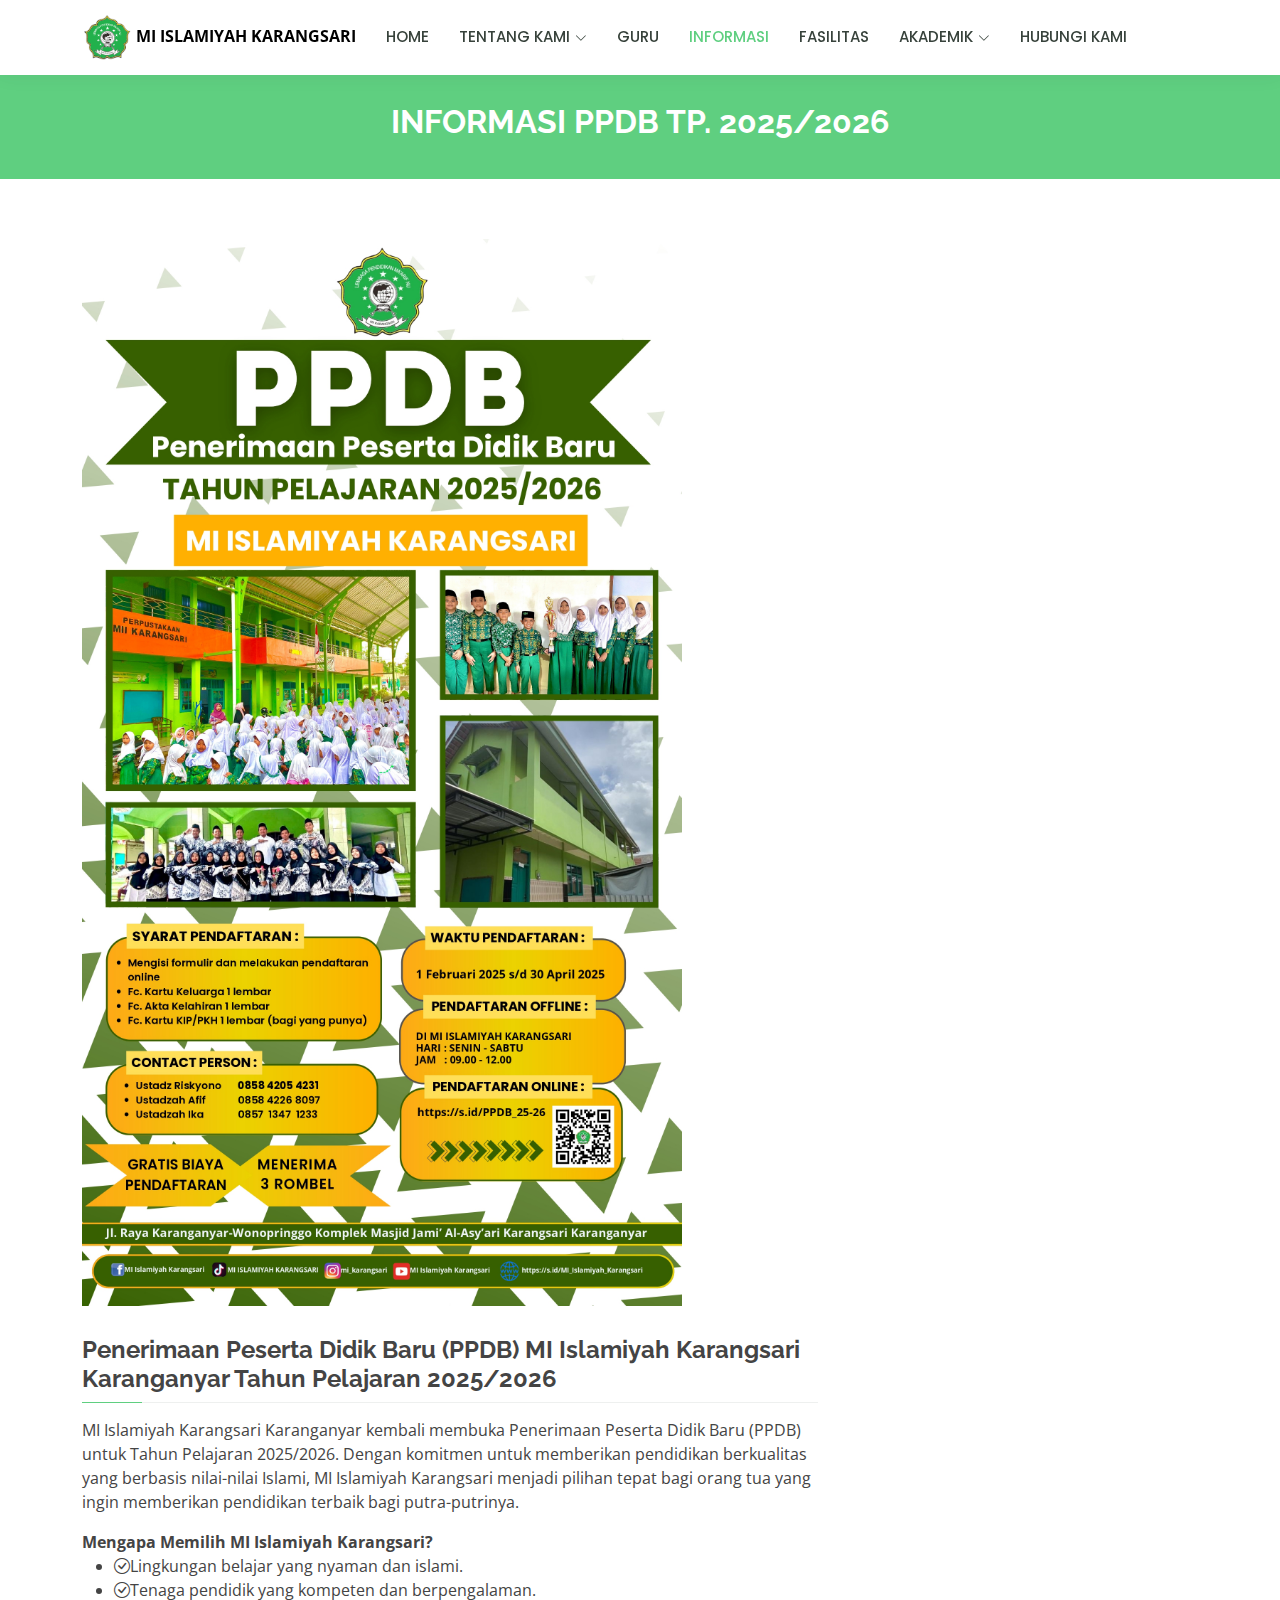
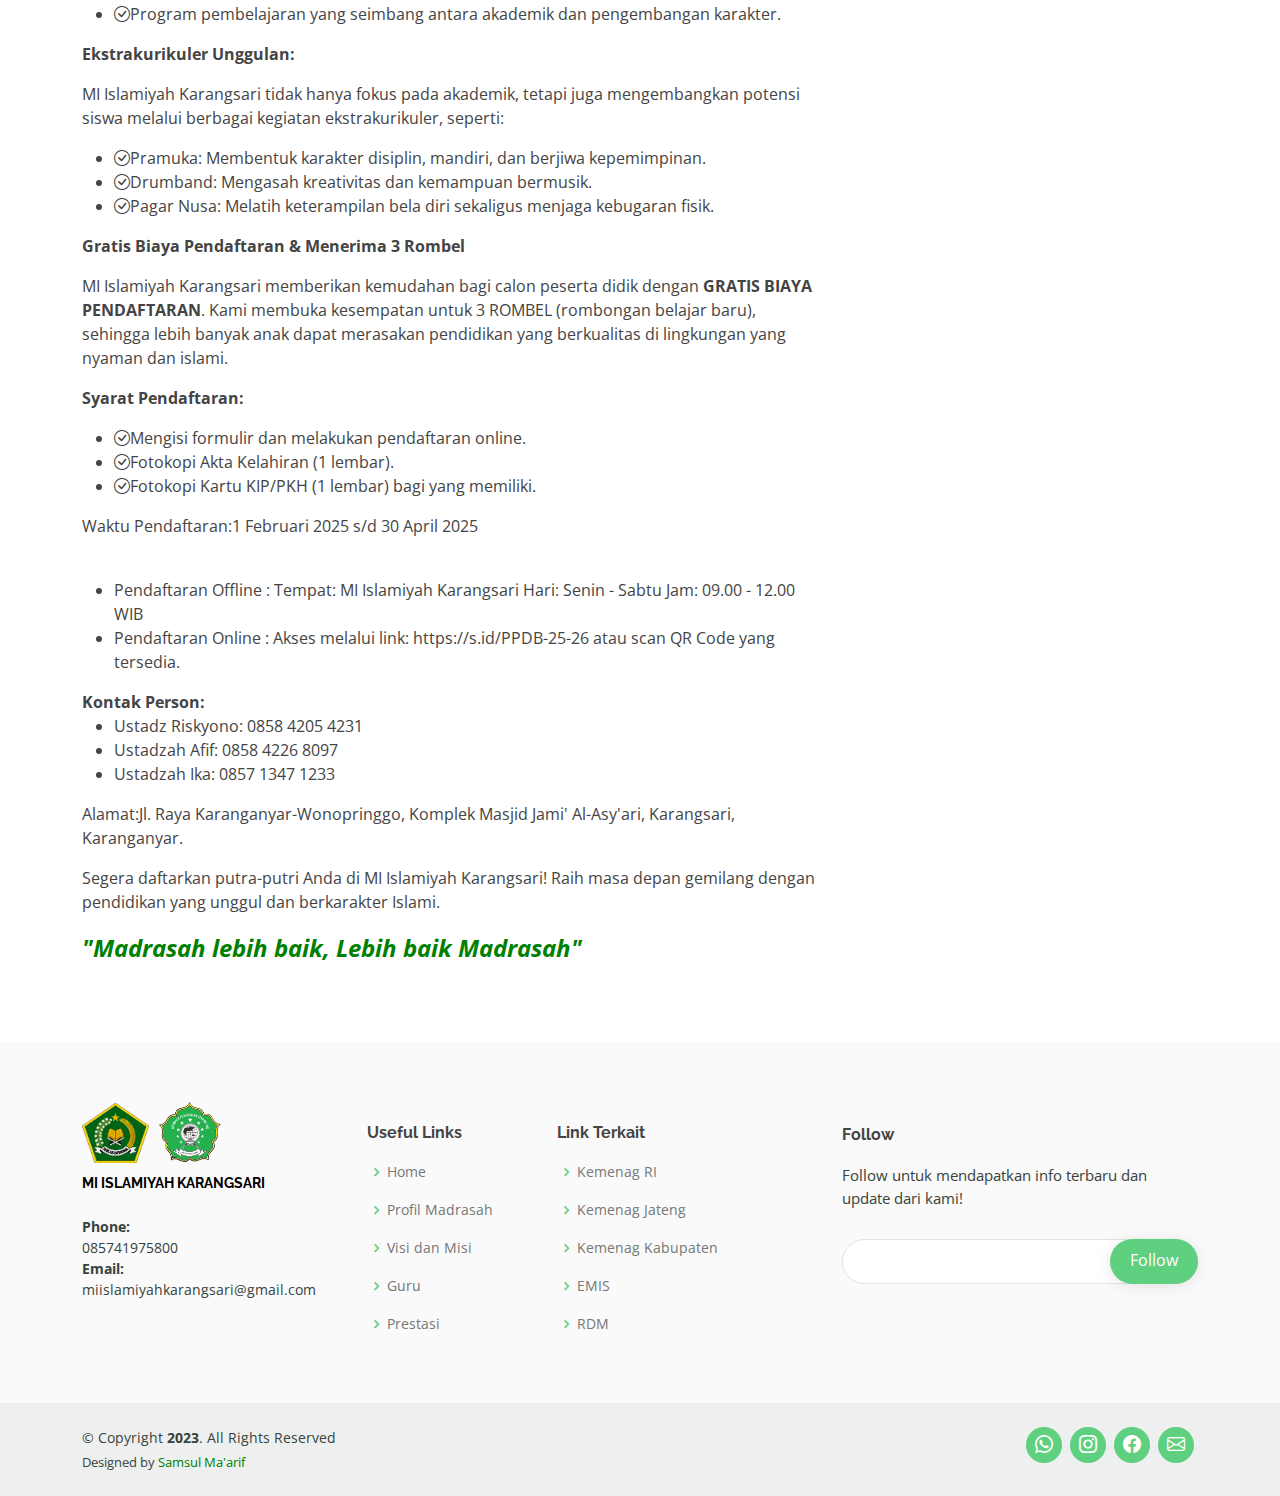
<file: ppdb.html>
<!DOCTYPE html>
<html lang="en">

<head>
  <meta charset="utf-8">
  <meta content="width=device-width, initial-scale=1.0" name="viewport">

  <title>MI ISLAMIYAH KARANGSARI</title>
  <meta content="" name="description">
  <meta content="" name="keywords">

  <!-- Favicons -->
  <link href="assets/img/Logo MI Islamiyah Karangsari.png" rel="icon">
  <link href="assets/img/apple-touch-icon.png" rel="apple-touch-icon">

  <!-- Google Fonts -->
  <link href="https://fonts.googleapis.com/css?family=Open+Sans:300,300i,400,400i,600,600i,700,700i|Raleway:300,300i,400,400i,500,500i,600,600i,700,700i|Poppins:300,300i,400,400i,500,500i,600,600i,700,700i" rel="stylesheet">

  <!-- Vendor CSS Files -->
  <link href="assets/vendor/animate.css/animate.min.css" rel="stylesheet">
  <link href="assets/vendor/aos/aos.css" rel="stylesheet">
  <link href="assets/vendor/bootstrap/css/bootstrap.min.css" rel="stylesheet">
  <link href="assets/vendor/bootstrap-icons/bootstrap-icons.css" rel="stylesheet">
  <link href="assets/vendor/boxicons/css/boxicons.min.css" rel="stylesheet">
  <link href="assets/vendor/remixicon/remixicon.css" rel="stylesheet">
  <link href="assets/vendor/swiper/swiper-bundle.min.css" rel="stylesheet">

  <!-- Template Main CSS File -->
  <link href="assets/css/style.css" rel="stylesheet">

  
</head>

<body>

  <!-- ======= Header ======= -->
  <header id="header" class="fixed-top">
    <div class="container d-flex align-items-center">

      <a href="index.html"><img src="assets/img/Logo MI Islamiyah Karangsari.png" width="50"> <font color="black"><b>MI ISLAMIYAH KARANGSARI</b></font> </a>
      <!-- Uncomment below if you prefer to use an image logo -->
      <!-- <a href="index.html" class="logo me-auto"><img src="assets/img/logo.png" alt="" class="img-fluid"></a>-->

       <nav id="navbar" class="navbar order-last order-lg-0">
        <ul>
          <li><a href="index.html">HOME</a></li>
          <li class="dropdown"><a href="#"><span>TENTANG KAMI</span> <i class="bi bi-chevron-down"></i></a>
            <ul>
              <li><a href="profil madrasah.html">Profil Madrasah</a></li> 
              <li><a href="visi&misi.html">Visi Dan Misi</a></li>
            </ul>
          </li>
          <li><a href="guru.html">GURU</a></li>
          <li> <a class="active"  a href="informasi.html">INFORMASI</a></li>
          <li><a href="fasilitas.html">FASILITAS</a></li>

          <li class="dropdown"><a href="#"><span>AKADEMIK</span> <i class="bi bi-chevron-down"></i></a>
            <ul>
              <li><a href="prestasi.html">Prestasi</a></li>
              <li><a href="ekstrakurikuler.html">Ekstrakurikuler</a></li>
              <li><a href="galeri.html">Galeri</a></li>
            </ul>
          </li>
          <li><a href="hubungikami.html">HUBUNGI KAMI</a></li>
        </ul>
        <i class="bi bi-list mobile-nav-toggle"></i>
      </nav><!-- .navbar -->
      &nbsp;
      &nbsp;
      &nbsp;
      &nbsp;
      &nbsp;
      &nbsp;
      &nbsp;
      &nbsp;
    </div>
  </header><!-- End Header -->
  <main id="main">

    <!-- ======= Breadcrumbs ======= -->
    <div class="breadcrumbs" data-aos="fade-in">
      <div class="container">
        <h2><b>INFORMASI PPDB TP. 2025/2026</b></h2>
      </div>
    </div><!-- End Breadcrumbs -->

    <!-- ======= Cource Details Section ======= -->
    <section id="course-details" class="course-details">
      <div class="container" data-aos="fade-up">

        <div class="row">
          <div class="col-lg-8">
            <img src="assets/img/ppdb.jpg"  width="600" height="250" class="img-fluid" alt="">
            <h3>Penerimaan Peserta Didik Baru (PPDB) MI Islamiyah Karangsari Karanganyar Tahun Pelajaran 2025/2026</h3>
<p> MI Islamiyah Karangsari Karanganyar kembali membuka Penerimaan Peserta Didik Baru (PPDB) untuk Tahun Pelajaran 2025/2026. Dengan komitmen untuk memberikan pendidikan berkualitas yang berbasis nilai-nilai Islami, MI Islamiyah Karangsari menjadi pilihan tepat bagi orang tua yang ingin memberikan pendidikan terbaik bagi putra-putrinya.</p>

 <font size="3"><b>Mengapa Memilih MI Islamiyah Karangsari?</b></font> 

 <ul>
           <li>   <i class="bi bi-check-circle"></i>Lingkungan belajar yang nyaman dan islami.</li>
           <li>    <i class="bi bi-check-circle"></i>Tenaga pendidik yang kompeten dan berpengalaman.</li>
           <li>    <i class="bi bi-check-circle"></i>Program pembelajaran yang seimbang antara akademik dan pengembangan karakter.</li>
            </ul>
<p></p>
    <p>
  <font size="3"><b>Ekstrakurikuler Unggulan:</b></font> 
          </p>
          <p>MI Islamiyah Karangsari tidak hanya fokus pada akademik, tetapi juga mengembangkan potensi siswa melalui berbagai kegiatan ekstrakurikuler, seperti:</p>
            

              <ul>
                 <li> <i class="bi bi-check-circle"></i>Pramuka: Membentuk karakter disiplin, mandiri, dan berjiwa kepemimpinan. </li>
             <li>    <i class="bi bi-check-circle"></i>Drumband: Mengasah kreativitas dan kemampuan bermusik.</li>
               <li>   <i class="bi bi-check-circle"></i>Pagar Nusa: Melatih keterampilan bela diri sekaligus menjaga kebugaran fisik.</li>
            </ul>


<p><b>Gratis Biaya Pendaftaran & Menerima 3 Rombel</b></p>
MI Islamiyah Karangsari memberikan kemudahan bagi calon peserta didik dengan <b> GRATIS BIAYA PENDAFTARAN</b>. Kami membuka kesempatan untuk 3 ROMBEL (rombongan belajar baru), sehingga lebih banyak anak dapat merasakan pendidikan yang berkualitas di lingkungan yang nyaman dan islami.
<p>
  <p>
  <font size="3"><b>Syarat Pendaftaran:</b></font> </p>
            <ul>
            <li>  <i class="bi bi-check-circle"></i>Mengisi formulir dan melakukan pendaftaran online. </li>
                <li>  <i class="bi bi-check-circle"></i>Fotokopi Akta Kelahiran (1 lembar).</li>
               <li>   <i class="bi bi-check-circle"></i>Fotokopi Kartu KIP/PKH (1 lembar) bagi yang memiliki.</li>
            </ul>
           
          </p>
<p>
Waktu Pendaftaran:1 Februari 2025 s/d 30 April 2025
</p>
   &nbsp;
                        <ul>
              <li></i>Pendaftaran Offline : Tempat: MI Islamiyah Karangsari Hari: Senin - Sabtu Jam: 09.00 - 12.00 WIB </li>
              <li></i>Pendaftaran Online : Akses melalui link: https://s.id/PPDB-25-26 atau scan QR Code yang tersedia.</li>
                        </ul>
      




<font size="3"><b>Kontak Person:</b></font>

 <ul>
              <li>Ustadz Riskyono: 0858 4205 4231</li>
              <li>Ustadzah Afif: 0858 4226 8097</li>
              <li>Ustadzah Ika: 0857 1347 1233</li>
            </ul>


<p>

Alamat:Jl. Raya Karanganyar-Wonopringgo, Komplek Masjid Jami' Al-Asy'ari, Karangsari, Karanganyar.</p>


<p>
Segera daftarkan putra-putri Anda di MI Islamiyah Karangsari! Raih masa depan gemilang dengan pendidikan yang unggul dan berkarakter Islami.
  
</p>
            <p></p>
            <p><i><font color="green" size="5"><b>"Madrasah lebih baik, Lebih baik Madrasah"</b></font> </i></p>
          </div>

        </div>
        </div>
      </section><!-- End Cource Details Tabs Section -->

  </main><!-- End #main -->

  <!-- ======= Footer ======= -->
  <footer id="footer">

    <div class="footer-top">
      <div class="container">
        <div class="row">

          <div class="col-lg-3 col-md-6 footer-contact">
            <a href="index.html">
              <h3>
                <img src="assets/img/Kementerian_Agama_new_logo.png" width="67px">&nbsp;<img src="assets/img/Logo MI Islamiyah Karangsari.png" width="67px">&nbsp;              
              </h3>
              <p>
              <b><font color="black">MI ISLAMIYAH KARANGSARI</font></b>
              </p>
            </a>
            <br>
              <strong>Phone:</strong> <br>085741975800<br>
              <strong>Email:</strong> miislamiyahkarangsari@gmail.com
          </div>

          <div class="col-lg-2 col-md-6 footer-links">
            <br>
            <h4>Useful Links</h4>
            <ul>
              <li><i class="bx bx-chevron-right"></i> <a href="index.html">Home</a></li>
              <li><i class="bx bx-chevron-right"></i> <a href="profil madrasah.html">Profil Madrasah</a></li>
              <li><i class="bx bx-chevron-right"></i> <a href="visi&misi.html">Visi dan Misi</a></li>
              <li><i class="bx bx-chevron-right"></i> <a href="guru.html">Guru</a></li>
              <li><i class="bx bx-chevron-right"></i> <a href="prestasi.html">Prestasi</a></li>
            </ul>
          </div>

          <div class="col-lg-3 col-md-6 footer-links">
            <br>
            <h4>Link Terkait</h4>
            <ul>
              <li><i class="bx bx-chevron-right"></i> <a href="https://www.kemenag.go.id">Kemenag RI</a></li>
              <li><i class="bx bx-chevron-right"></i> <a href="https://jateng.kemenag.go.id">Kemenag Jateng</a></li>
              <li><i class="bx bx-chevron-right"></i> <a href="https://prepair.kemenag.go.id">Kemenag Kabupaten</a></li>
              <li><i class="bx bx-chevron-right"></i> <a href="https://emis.kemenag.go.id">EMIS</a></li>
              <li><i class="bx bx-chevron-right"></i> <a href="https://rdm.kemenag.go.id/#/beranda">RDM</a></li>
            </ul>
          </div>

          <div class="col-lg-4 col-md-6 footer-newsletter">
            <br>
            <h4>Follow</h4>
            <p>Follow untuk mendapatkan info terbaru dan update dari kami!</p>
            <form action="" method="post">
              <input type="email" name="email"><input type="submit" value="Follow">
            </form>
          </div>

        </div>
      </div>
    </div>

    <div class="container d-md-flex py-4">

      <div class="me-md-auto text-center text-md-start">
        <div class="copyright">
          &copy; Copyright <strong><span>2023</span></strong>. All Rights Reserved
        </div>
        <div class="credits">
          Designed by <font color="green">Samsul Ma'arif</a></font>
        </div>
      </div>
      <div class="social-links text-center text-md-right pt-3 pt-md-0">
        <a href="https://wa.me/+6285741975800"><i class="bi bi-whatsapp"></i></a>
        <a href="https://www.instagram.com/mii_karangsari/"><i class="bi bi-instagram"></i></a>
        <a href="https://web.facebook.com/mekar.kan/?locale=id_ID&_rdc=1&_rdr"><i class="bi bi-facebook"></i></a>
        <a href="mailto:miislamiyahkarangsari@gmail.com"><i class="bi bi-envelope"></i></a>
    </div>
  </footer><!-- End Footer -->

  <div id="preloader"></div>
  <a href="#" class="back-to-top d-flex align-items-center justify-content-center"><i class="bi bi-arrow-up-short"></i></a>

  <!-- Vendor JS Files -->
  <script src="assets/vendor/purecounter/purecounter_vanilla.js"></script>
  <script src="assets/vendor/aos/aos.js"></script>
  <script src="assets/vendor/bootstrap/js/bootstrap.bundle.min.js"></script>
  <script src="assets/vendor/swiper/swiper-bundle.min.js"></script>
  <script src="assets/vendor/php-email-form/validate.js"></script>

  <!-- Template Main JS File -->
  <script src="assets/js/main.js"></script>

</body>

</html>
</file>
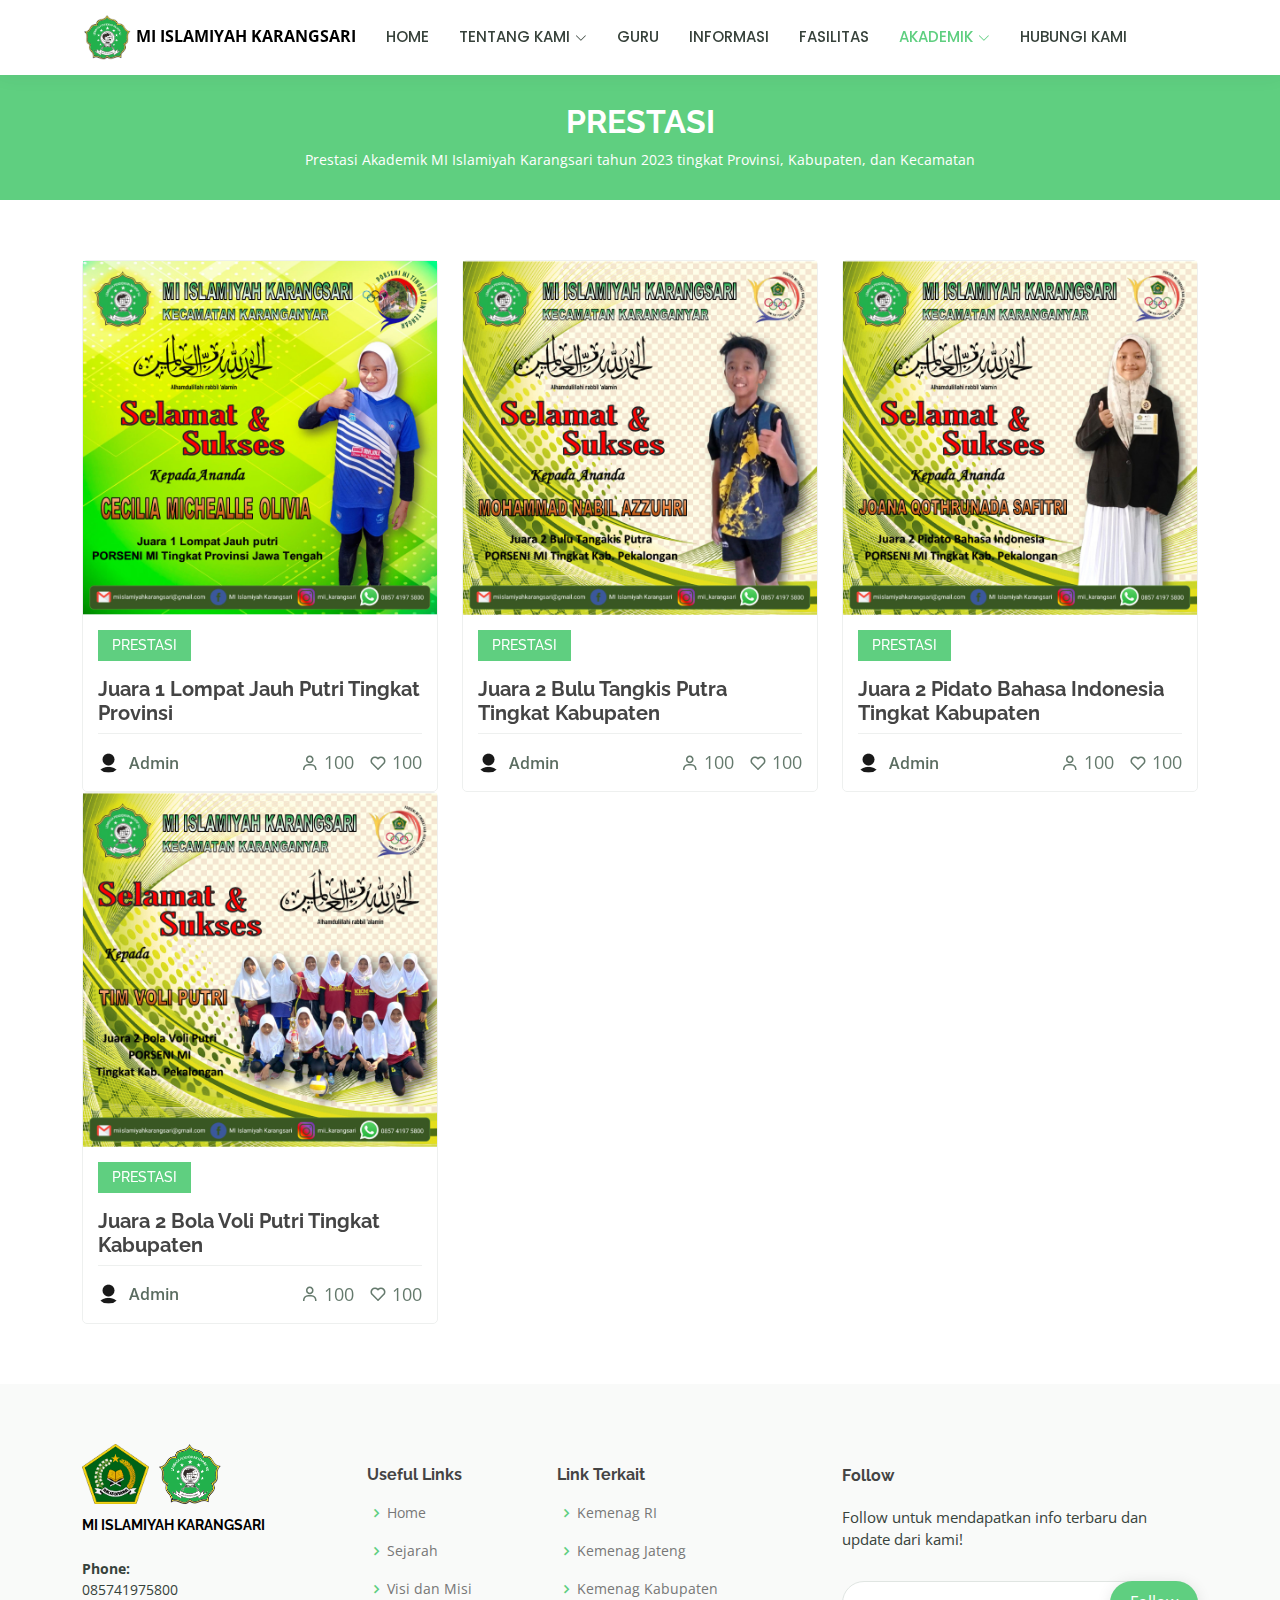
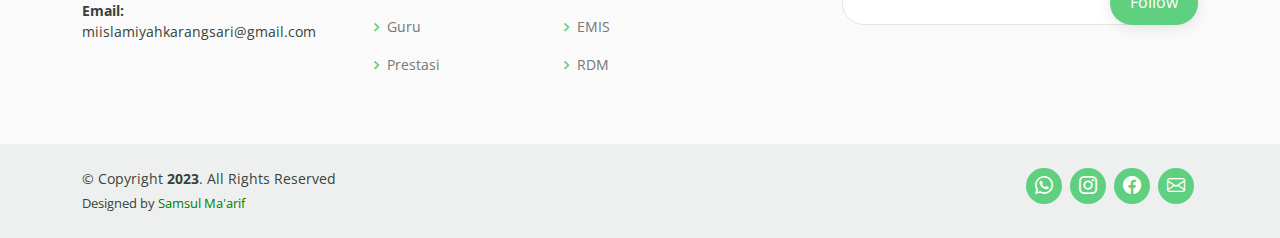
<file: prestasi.html>
<!DOCTYPE html>
<html lang="en">

<head>
  <meta charset="utf-8">
  <meta content="width=device-width, initial-scale=1.0" name="viewport">

  <title>MI ISLAMIYAH KARANGSARI</title>
  <meta content="" name="description">
  <meta content="" name="keywords">

  <!-- Favicons -->
  <link href="assets/img/Logo MI Islamiyah Karangsari.png" rel="icon">
  <link href="assets/img/apple-touch-icon.png" rel="apple-touch-icon">

  <!-- Google Fonts -->
  <link href="https://fonts.googleapis.com/css?family=Open+Sans:300,300i,400,400i,600,600i,700,700i|Raleway:300,300i,400,400i,500,500i,600,600i,700,700i|Poppins:300,300i,400,400i,500,500i,600,600i,700,700i" rel="stylesheet">

  <!-- Vendor CSS Files -->
  <link href="assets/vendor/animate.css/animate.min.css" rel="stylesheet">
  <link href="assets/vendor/aos/aos.css" rel="stylesheet">
  <link href="assets/vendor/bootstrap/css/bootstrap.min.css" rel="stylesheet">
  <link href="assets/vendor/bootstrap-icons/bootstrap-icons.css" rel="stylesheet">
  <link href="assets/vendor/boxicons/css/boxicons.min.css" rel="stylesheet">
  <link href="assets/vendor/remixicon/remixicon.css" rel="stylesheet">
  <link href="assets/vendor/swiper/swiper-bundle.min.css" rel="stylesheet">

  <!-- Template Main CSS File -->
  <link href="assets/css/style.css" rel="stylesheet">


</head>

<body>

  <!-- ======= Header ======= -->
  <header id="header" class="fixed-top">
    <div class="container d-flex align-items-center">

      <a href="index.html"><img src="assets/img/Logo MI Islamiyah Karangsari.png" width="50"> <font color="black"><b>MI ISLAMIYAH KARANGSARI</b></font> </a>
      <!-- Uncomment below if you prefer to use an image logo -->
      <!-- <a href="index.html" class="logo me-auto"><img src="assets/img/logo.png" alt="" class="img-fluid"></a>-->

 <nav id="navbar" class="navbar order-last order-lg-0">
        <ul>
          <li><a href="index.html">HOME</a></li>
          <li class="dropdown"><a href="#"><span>TENTANG KAMI</span> <i class="bi bi-chevron-down"></i></a>
            <ul>
              <li><a href="profil madrasah.html">Profil Madrasah</a></li> 
              <li><a href="visi&misi.html">Visi Dan Misi</a></li>
            </ul>
          </li>
          <li><a href="guru.html">GURU</a></li>
          <li> <a href="informasi.html">INFORMASI</a></li>
          <li><a href="fasilitas.html">FASILITAS</a></li>

          <li class="dropdown"><a class="active" a href="#"><span>AKADEMIK</span> <i class="bi bi-chevron-down"></i></a>
            <ul>
              <li><a class="active"  a href="prestasi.html">Prestasi</a></li>
              <li><a href="ekstrakurikuler.html">Ekstrakurikuler</a></li>
              <li><a href="galeri.html">Galeri</a></li>
            </ul>
          </li>
          <li><a href="hubungikami.html" >HUBUNGI KAMI</a></li>
        </ul>
        <i class="bi bi-list mobile-nav-toggle"></i>
      </nav><!-- .navbar -->
      &nbsp;
      &nbsp;
      &nbsp;
      &nbsp;
      &nbsp;
      &nbsp;
      &nbsp;
      &nbsp;
    </div>
  </header><!-- End Header -->
  <main id="main">
  
    <!-- ======= Breadcrumbs ======= -->
    <div class="breadcrumbs">
      <div class="container">
        <h2><b>PRESTASI</b></h2>
        <p>Prestasi Akademik MI Islamiyah Karangsari tahun 2023 tingkat Provinsi, Kabupaten, dan Kecamatan </p>
      </div>
    </div><!-- End Breadcrumbs -->

    <!-- ======= Courses Section ======= -->
    <section id="courses" class="courses">
      <div class="container" data-aos="fade-up">

        <div class="row" data-aos="zoom-in" data-aos-delay="100">

          <div class="col-lg-4 col-md-6 d-flex align-items-stretch">
            <div class="course-item">
              <img src="assets/img/prestasi 1.jpg" class="img-fluid" alt="...">
              <div class="course-content">
                <div class="d-flex justify-content-between align-items-center mb-3">
                  <h4>PRESTASI</h4>
                </div>

               <h3>Juara 1 Lompat Jauh Putri Tingkat Provinsi</h3>
                <div class="trainer d-flex justify-content-between align-items-center">
                  <div class="trainer-profile d-flex align-items-center">
                    <img src="assets/img/user.png" class="img-fluid" alt="">
                    <span>Admin</span>
                  </div>
                  <div class="trainer-rank d-flex align-items-center">
                    <i class="bx bx-user"></i>&nbsp;100
                    &nbsp;&nbsp;
                    <i class="bx bx-heart"></i>&nbsp;100
                  </div>
                </div>
              </div>
            </div>
          </div> <!-- End Course Item-->

          <div class="col-lg-4 col-md-6 d-flex align-items-stretch mt-4 mt-md-0">
            <div class="course-item">
              <img src="assets/img/prestasi2.jpg" class="img-fluid" alt="...">
              <div class="course-content">
                <div class="d-flex justify-content-between align-items-center mb-3">
                  <h4>PRESTASI</h4>
                </div>

                <h3>Juara 2 Bulu Tangkis Putra Tingkat Kabupaten</h3>
                <div class="trainer d-flex justify-content-between align-items-center">
                  <div class="trainer-profile d-flex align-items-center">
                    <img src="assets/img/user.png" class="img-fluid" alt="">
                    <span>Admin</span>
                  </div>
                  <div class="trainer-rank d-flex align-items-center">
                    <i class="bx bx-user"></i>&nbsp;100
                    &nbsp;&nbsp;
                    <i class="bx bx-heart"></i>&nbsp;100
                  </div>
                </div>
              </div>
            </div>
          </div> <!-- End Course Item-->

          <div class="col-lg-4 col-md-6 d-flex align-items-stretch mt-4 mt-lg-0">
            <div class="course-item">
              <img src="assets/img/prestasi3.jpg" class="img-fluid" alt="...">
              <div class="course-content">
                <div class="d-flex justify-content-between align-items-center mb-3">
                  <h4>PRESTASI</h4>
                </div>

                <h3>Juara 2 Pidato Bahasa Indonesia Tingkat Kabupaten</h3>
               
                <div class="trainer d-flex justify-content-between align-items-center">
                  <div class="trainer-profile d-flex align-items-center">
                    <img src="assets/img/user.png" class="img-fluid" alt="">
                    <span>Admin</span>
                  </div>
                  <div class="trainer-rank d-flex align-items-center">
                    <i class="bx bx-user"></i>&nbsp;100
                    &nbsp;&nbsp;
                    <i class="bx bx-heart"></i>&nbsp;100
                  </div>
                </div>
              </div>
            </div>
          </div> <!-- End Course Item-->

          <div class="col-lg-4 col-md-6 d-flex align-items-stretch mt-4 mt-md-0">
            <div class="course-item">
              <img src="assets/img/prestasi4.jpg" class="img-fluid" alt="...">
              <div class="course-content">
                <div class="d-flex justify-content-between align-items-center mb-3">
                  <h4>PRESTASI</h4>
                </div>

                <h3>Juara 2 Bola Voli Putri Tingkat Kabupaten</h3>
                <div class="trainer d-flex justify-content-between align-items-center">
                  <div class="trainer-profile d-flex align-items-center">
                    <img src="assets/img/user.png" class="img-fluid" alt="">
                    <span>Admin</span>
                  </div>
                  <div class="trainer-rank d-flex align-items-center">
                    <i class="bx bx-user"></i>&nbsp;100
                    &nbsp;&nbsp;
                    <i class="bx bx-heart"></i>&nbsp;100
                  </div>
                </div>
              </div>
            </div>
          </div> <!-- End Course Item-->

        </div>

      </div>
    </section><!-- End Courses Section -->

  </main><!-- End #main -->

  <!-- ======= Footer ======= -->
  <footer id="footer">

    <div class="footer-top">
      <div class="container">
        <div class="row">

          <div class="col-lg-3 col-md-6 footer-contact">
            <a href="index.html">
              <h3>
                <img src="assets/img/Kementerian_Agama_new_logo.png" width="67px">&nbsp;<img src="assets/img/Logo MI Islamiyah Karangsari.png" width="67px">&nbsp;              
              </h3>
              <p>
              <b><font color="black">MI ISLAMIYAH KARANGSARI</font></b>
              </p>
            </a>
            <br>
              <strong>Phone:</strong> <br>085741975800<br>
              <strong>Email:</strong> miislamiyahkarangsari@gmail.com
          </div>

          <div class="col-lg-2 col-md-6 footer-links">
            <br>
            <h4>Useful Links</h4>
            <ul>
              <li><i class="bx bx-chevron-right"></i> <a href="index.html">Home</a></li>
              <li><i class="bx bx-chevron-right"></i> <a href="sejarah.html">Sejarah</a></li>
              <li><i class="bx bx-chevron-right"></i> <a href="visi&misi.html">Visi dan Misi</a></li>
              <li><i class="bx bx-chevron-right"></i> <a href="guru.html">Guru</a></li>
              <li><i class="bx bx-chevron-right"></i> <a href="prestasi.html">Prestasi</a></li>
            </ul>
          </div>

          <div class="col-lg-3 col-md-6 footer-links">
            <br>
            <h4>Link Terkait</h4>
            <ul>
              <li><i class="bx bx-chevron-right"></i> <a href="https://www.kemenag.go.id">Kemenag RI</a></li>
              <li><i class="bx bx-chevron-right"></i> <a href="https://jateng.kemenag.go.id">Kemenag Jateng</a></li>
              <li><i class="bx bx-chevron-right"></i> <a href="https://prepair.kemenag.go.id">Kemenag Kabupaten</a></li>
              <li><i class="bx bx-chevron-right"></i> <a href="https://emis.kemenag.go.id">EMIS</a></li>
              <li><i class="bx bx-chevron-right"></i> <a href="https://rdm.kemenag.go.id/#/beranda">RDM</a></li>
            </ul>
          </div>

          <div class="col-lg-4 col-md-6 footer-newsletter">
            <br>
            <h4>Follow</h4>
            <p>Follow untuk mendapatkan info terbaru dan update dari kami!</p>
            <form action="" method="post">
              <input type="email" name="email"><input type="submit" value="Follow">
            </form>
          </div>

        </div>
      </div>
    </div>

    <div class="container d-md-flex py-4">

      <div class="me-md-auto text-center text-md-start">
        <div class="copyright">
          &copy; Copyright <strong><span>2023</span></strong>. All Rights Reserved
        </div>
        <div class="credits">
          Designed by <font color="green">Samsul Ma'arif</a></font>
        </div>
      </div>
      <div class="social-links text-center text-md-right pt-3 pt-md-0">
        <a href="https://wa.me/+6285741975800"><i class="bi bi-whatsapp"></i></a>
        <a href="https://www.instagram.com/mii_karangsari/"><i class="bi bi-instagram"></i></a>
        <a href="https://web.facebook.com/mekar.kan/?locale=id_ID&_rdc=1&_rdr"><i class="bi bi-facebook"></i></a>
        <a href="mailto:miislamiyahkarangsari@gmail.com"><i class="bi bi-envelope"></i></a>
    </div>
  </footer><!-- End Footer -->


  <div id="preloader"></div>
  <a href="#" class="back-to-top d-flex align-items-center justify-content-center"><i class="bi bi-arrow-up-short"></i></a>

  <!-- Vendor JS Files -->
  <script src="assets/vendor/purecounter/purecounter_vanilla.js"></script>
  <script src="assets/vendor/aos/aos.js"></script>
  <script src="assets/vendor/bootstrap/js/bootstrap.bundle.min.js"></script>
  <script src="assets/vendor/swiper/swiper-bundle.min.js"></script>
  <script src="assets/vendor/php-email-form/validate.js"></script>

  <!-- Template Main JS File -->
  <script src="assets/js/main.js"></script>

</body>

</html>
</file>
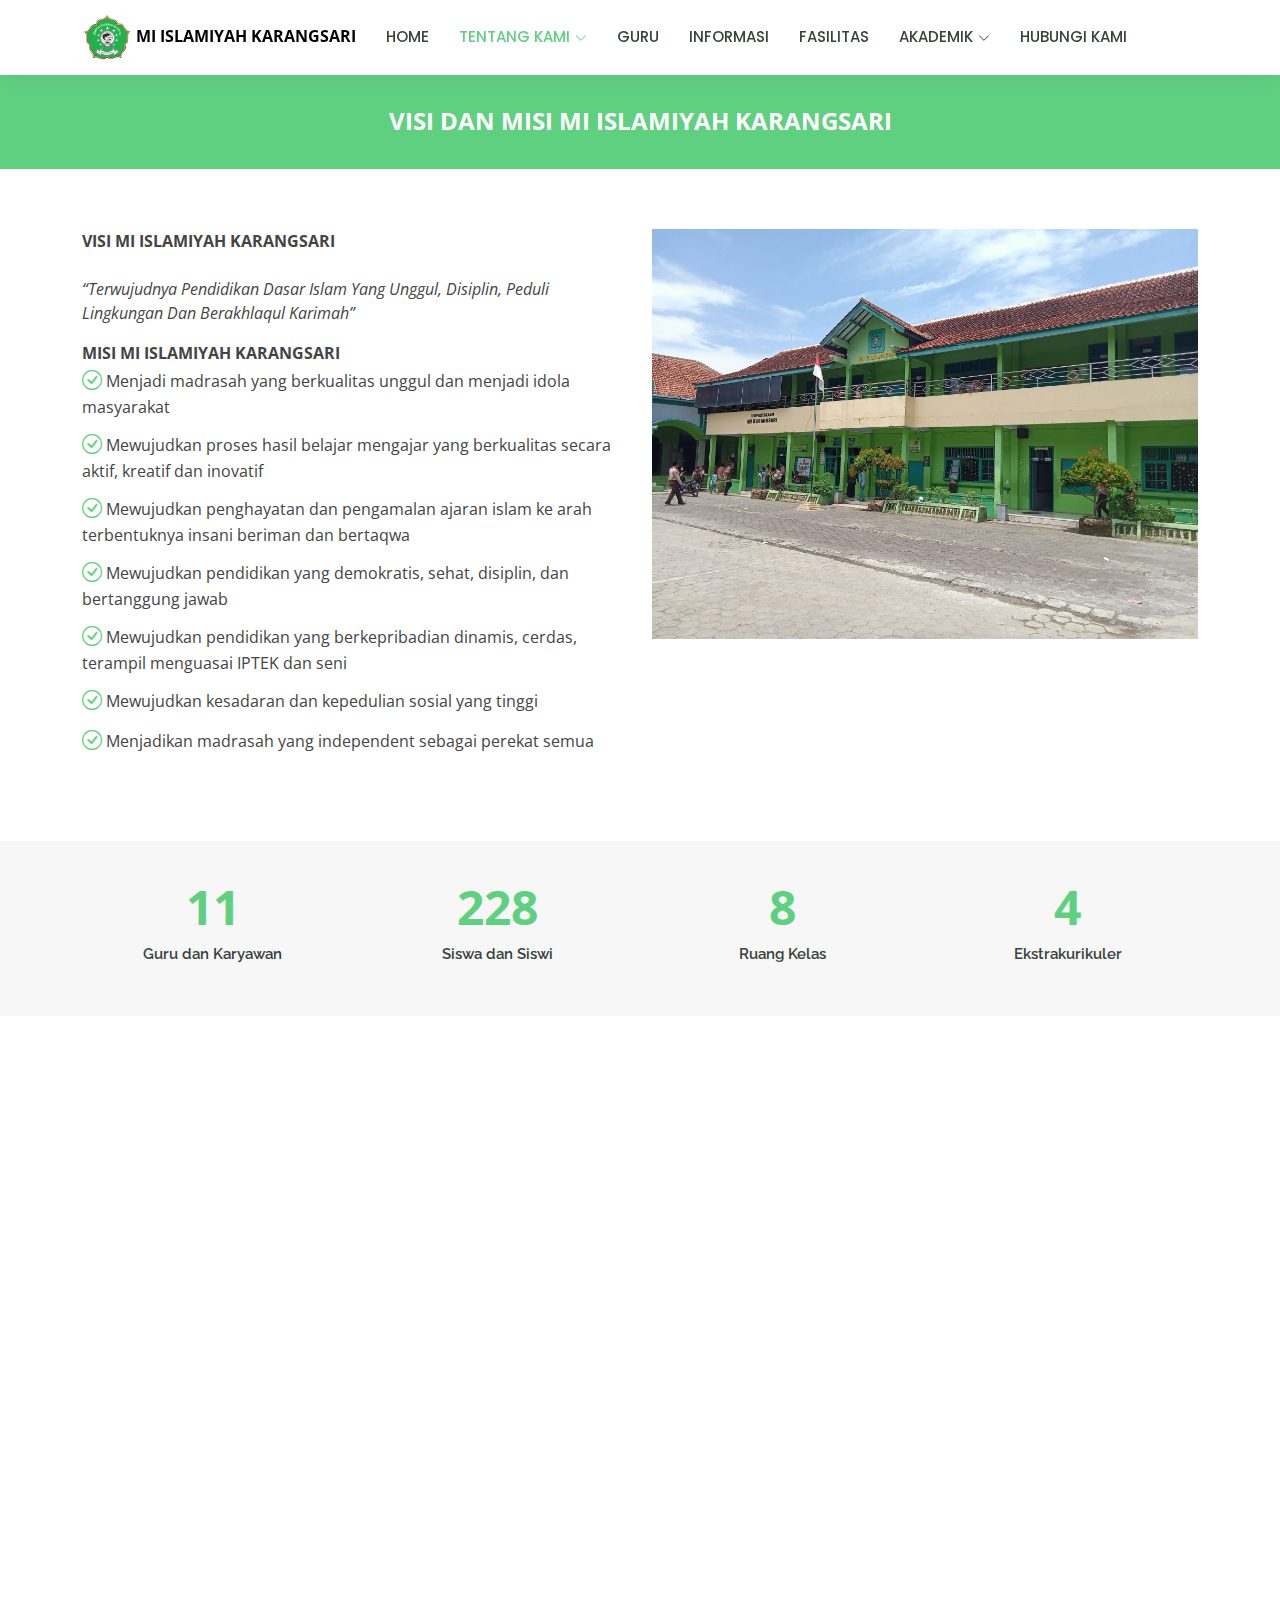
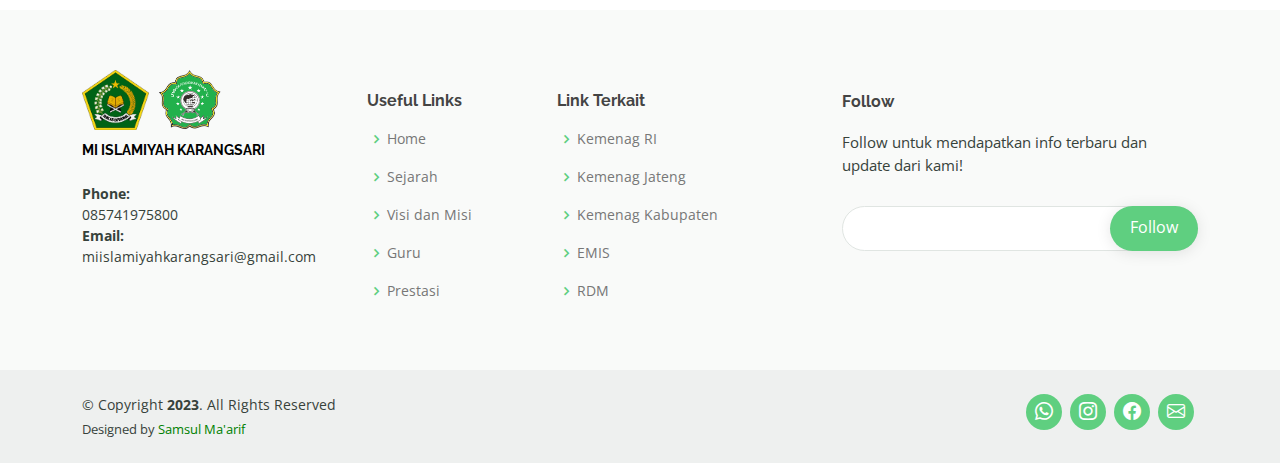
<file: visi&misi.html>
<!DOCTYPE html>
<html lang="en">

<head>
  <meta charset="utf-8">
  <meta content="width=device-width, initial-scale=1.0" name="viewport">

  <title>MI ISLAMIYAH KARANGSARI</title>
  <meta content="" name="description">
  <meta content="" name="keywords">

  <!-- Favicons -->
  <link href="assets/img/Logo MI Islamiyah Karangsari.png" rel="icon">
  <link href="assets/img/apple-touch-icon.png" rel="apple-touch-icon">

  <!-- Google Fonts -->
  <link href="https://fonts.googleapis.com/css?family=Open+Sans:300,300i,400,400i,600,600i,700,700i|Raleway:300,300i,400,400i,500,500i,600,600i,700,700i|Poppins:300,300i,400,400i,500,500i,600,600i,700,700i" rel="stylesheet">

  <!-- Vendor CSS Files -->
  <link href="assets/vendor/animate.css/animate.min.css" rel="stylesheet">
  <link href="assets/vendor/aos/aos.css" rel="stylesheet">
  <link href="assets/vendor/bootstrap/css/bootstrap.min.css" rel="stylesheet">
  <link href="assets/vendor/bootstrap-icons/bootstrap-icons.css" rel="stylesheet">
  <link href="assets/vendor/boxicons/css/boxicons.min.css" rel="stylesheet">
  <link href="assets/vendor/remixicon/remixicon.css" rel="stylesheet">
  <link href="assets/vendor/swiper/swiper-bundle.min.css" rel="stylesheet">

  <!-- Template Main CSS File -->
  <link href="assets/css/style.css" rel="stylesheet">


</head>

<body>

  <!-- ======= Header ======= -->
  <header id="header" class="fixed-top">
    <div class="container d-flex align-items-center">

      <a href="index.html"><img src="assets/img/Logo MI Islamiyah Karangsari.png" width="50"> <font color="black"><b>MI ISLAMIYAH KARANGSARI</b></font> </a>
      <!-- Uncomment below if you prefer to use an image logo -->
      <!-- <a href="index.html" class="logo me-auto"><img src="assets/img/logo.png" alt="" class="img-fluid"></a>-->
     
      <nav id="navbar" class="navbar order-last order-lg-0">
        <ul>
          <li><a href="index.html">HOME</a></li>
          <li class="dropdown"><a class="active" a href="#"><span>TENTANG KAMI</span> <i class="bi bi-chevron-down"></i></a>
            <ul>
              <li><a href="profil madrasah.html">Profil Madrasah</a></li> 
              <li><a class="active" a href="visi&misi.html">Visi Dan Misi</a></li>
            </ul>
          </li>
          <li><a href="guru.html">GURU</a></li>
          <li> <a href="informasi.html">INFORMASI</a></li>
          <li><a href="fasilitas.html">FASILITAS</a></li>

          <li class="dropdown"><a href="#"><span>AKADEMIK</span> <i class="bi bi-chevron-down"></i></a>
            <ul>
              <li><a href="prestasi.html">Prestasi</a></li>
              <li><a href="ekstrakurikuler.html">Ekstrakurikuler</a></li>
              <li><a href="galeri.html">Galeri</a></li>
            </ul>
          </li>
          <li><a href="hubungikami.html">HUBUNGI KAMI</a></li>
        </ul>
        <i class="bi bi-list mobile-nav-toggle"></i>
      </nav><!-- .navbar -->
      &nbsp;
      &nbsp;
      &nbsp;
      &nbsp;
      &nbsp;
      &nbsp;
      &nbsp;
      &nbsp;
    </div>
  </header><!-- End Header -->
  
  <main id="main">
  

    <!-- ======= Breadcrumbs ======= -->
    <div class="breadcrumbs" data-aos="fade-in">
      <div class="container">
        <font size="5"><b>VISI DAN MISI MI ISLAMIYAH KARANGSARI</b></font>
      </div>
    </div><!-- End Breadcrumbs -->

    <!-- ======= About Section ======= -->
    <section id="about" class="about">
      <div class="container" data-aos="fade-up">

        <div class="row">
          <div class="col-lg-6 order-1 order-lg-2" data-aos="fade-left" data-aos-delay="100">
            <img src="assets/img/depan.jpg" width="900" height="800" class="img-fluid" alt="">
          </div>
          <div class="col-lg-6 pt-4 pt-lg-0 order-2 order-lg-1 content">
            <font size="3"><b>VISI MI ISLAMIYAH KARANGSARI</b></font> 
            <p class="fst-italic">
              <br>
              “Terwujudnya Pendidikan Dasar Islam Yang Unggul, Disiplin, Peduli Lingkungan Dan Berakhlaqul Karimah”
            </p>
            <font size="3"><b>MISI MI ISLAMIYAH KARANGSARI</b></font> 
            <ul>
              <li><i class="bi bi-check-circle"></i>Menjadi madrasah yang berkualitas unggul dan menjadi idola masyarakat </li>
              <li><i class="bi bi-check-circle"></i>Mewujudkan proses hasil belajar mengajar yang berkualitas secara aktif, kreatif dan inovatif</li>
              <li><i class="bi bi-check-circle"></i>Mewujudkan penghayatan dan pengamalan ajaran islam ke arah terbentuknya insani beriman dan bertaqwa</li>
              <li><i class="bi bi-check-circle"></i>Mewujudkan pendidikan yang demokratis, sehat, disiplin, dan bertanggung jawab</li>
              <li><i class="bi bi-check-circle"></i>Mewujudkan pendidikan yang berkepribadian dinamis, cerdas, terampil menguasai IPTEK dan seni</li>
              <li><i class="bi bi-check-circle"></i>Mewujudkan kesadaran dan kepedulian sosial yang tinggi </li>
              <li><i class="bi bi-check-circle"></i>Menjadikan madrasah yang independent sebagai perekat semua  </li>
            </ul>
           
          </div>
        </div>

      </div>
    </section><!-- End About Section -->

    <!-- ======= Counts Section ======= -->
    <section id="counts" class="counts section-bg">
      <div class="container">

        <div class="row counters">
          
          <div class="col-lg-3 col-6 text-center">
            <span data-purecounter-start="0" data-purecounter-end="17" data-purecounter-duration="1" class="purecounter"></span>
            <p>Guru dan Karyawan</p>
          </div>

          <div class="col-lg-3 col-6 text-center">
            <span data-purecounter-start="0" data-purecounter-end="357" data-purecounter-duration="1" class="purecounter"></span>
            <p>Siswa dan Siswi</p>
          </div>

          <div class="col-lg-3 col-6 text-center">
            <span data-purecounter-start="0" data-purecounter-end="12" data-purecounter-duration="1" class="purecounter"></span>
            <p>Ruang Kelas</p>
          </div>

          <div class="col-lg-3 col-6 text-center">
            <span data-purecounter-start="0" data-purecounter-end="6" data-purecounter-duration="1" class="purecounter"></span>
            <p>Ekstrakurikuler</p>
          </div>

        </div>

      </div>
    </section><!-- End Counts Section -->

     <!-- ======= Testimonials Section ======= -->
     <section id="testimonials" class="testimonials">
      <div class="container" data-aos="fade-up">

        <div class="section-title">
          <h2>Quotes</h2>
          <p>Kata kata Motivasi</p>
        </div>

        <div class="testimonials-slider swiper" data-aos="fade-up" data-aos-delay="100">
          <div class="swiper-wrapper">

            <div class="swiper-slide">
              <div class="testimonial-wrap">
                <div class="testimonial-item">
                  <img src="assets/img/guru/kepala madrasah.jpg" class="testimonial-img" alt="">
                  <h3>Zulfiana, S.Pd.I</h3>
                  <h4>Kepala Madrasah</h4>
                  <p>
                    <i class="bx bxs-quote-alt-left quote-icon-left"></i>
                    Rahasia kebahagiaan itu ada dalam 3 hal: Bersabar, bersyukur dan ikhlas
                    <i class="bx bxs-quote-alt-right quote-icon-right"></i>
                  </p>
                </div>
              </div>
            </div><!-- End testimonial item -->

            <div class="swiper-slide">
              <div class="testimonial-wrap">
                <div class="testimonial-item">
                  <img src="assets/img/guru/bu ida.jpg" class="testimonial-img" alt="">
                  <h3>Ida Sofiyati, S.Pd.I</h3>
                  <h4>Guru kelas 4A</h4>
                  <p>
                    <i class="bx bxs-quote-alt-left quote-icon-left"></i>
                    Dan barang siapa bertawakal kepada Allah, niscaya Allah akan mencukupkan keperluannya.
                    <i class="bx bxs-quote-alt-right quote-icon-right"></i>
                  </p>
                </div>
              </div>
            </div><!-- End testimonial item -->
            

            <div class="swiper-slide">
              <div class="testimonial-wrap">
                <div class="testimonial-item">
                  <img src="assets/img/guru/pak rohman.jpg" class="testimonial-img" alt="">
                  <h3>Fathurohman, S.Pd.I</h3>
                  <h4>Guru kelas 6B</h4>
                  <p>
                    <i class="bx bxs-quote-alt-left quote-icon-left"></i>
                    Jadikan kegagalanmu sebagai batu loncatan untuk bisa menggapai hal yang lebih tinggi.
                    <i class="bx bxs-quote-alt-right quote-icon-right"></i>
                  </p>
                </div>
              </div>
            </div><!-- End testimonial item -->

            <div class="swiper-slide">
              <div class="testimonial-wrap">
                <div class="testimonial-item">
                  <img src="assets/img/guru/pak idos.jpg" class="testimonial-img" alt="">
                  <h3>Shohibul Firdaus, S.Pd.</h3>
                  <h4>Guru kelas 6A</h4>
                  <p>
                    <i class="bx bxs-quote-alt-left quote-icon-left"></i>
                  Jangan merasa bahwa rencanamu paling hebat karena sehebat apa pun rencanamu, jika menurut Allah itu tidak baik, Allah tidak akan merestui.
                    <i class="bx bxs-quote-alt-right quote-icon-right"></i>
                  </p>
                </div>
              </div>
            </div><!-- End testimonial item -->


    <div class="swiper-slide">
      <div class="testimonial-wrap">
        <div class="testimonial-item">
          <img src="assets/img/guru/bu uul.jpg" class="testimonial-img" alt="">
          <h3>Atiul Khusna, S.Pd.I</h3>
          <h4>Guru kelas 2A</h4>
          <p>
            <i class="bx bxs-quote-alt-left quote-icon-left"></i>
            Cobalah untuk selalu mensyukuri segala nikmat dan karunia yang telah Allah berikan kepadamu hari ini.
            <i class="bx bxs-quote-alt-right quote-icon-right"></i>
          </p>
        </div>
      </div>
    </div><!-- End testimonial item -->

    <div class="swiper-slide">
      <div class="testimonial-wrap">
        <div class="testimonial-item">
          <img src="assets/img/guru/pak alsya.jpg" class="testimonial-img" alt="">
          <h3>Muhammad Alsya, S.Pd.I</h3>
          <h4>Guru kelas 5A</h4>
          <p>
            <i class="bx bxs-quote-alt-left quote-icon-left"></i>
            Bacalah sholawat setiap saat karena kanjeng nabi tidak akan mengenalmu jika kamu jarang bersolawat kepadanya
            <i class="bx bxs-quote-alt-right quote-icon-right"></i>
          </p>
        </div>
      </div>
    </div><!-- End testimonial item -->

  </div>
  <div class="swiper-pagination"></div>
</div>

</div>
</section><!-- End Testimonials Section -->

  </main><!-- End #main -->

  <!-- ======= Footer ======= -->
  <footer id="footer">

    <div class="footer-top">
      <div class="container">
        <div class="row">

          <div class="col-lg-3 col-md-6 footer-contact">
            <a href="index.html">
              <h3>
                <img src="assets/img/Kementerian_Agama_new_logo.png" width="67px">&nbsp;<img src="assets/img/Logo MI Islamiyah Karangsari.png" width="67px">&nbsp;              
              </h3>
              <p>
              <b><font color="black">MI ISLAMIYAH KARANGSARI</font></b>
              </p>
            </a>
            <br>
              <strong>Phone:</strong> <br>085741975800<br>
              <strong>Email:</strong> miislamiyahkarangsari@gmail.com
          </div>

          <div class="col-lg-2 col-md-6 footer-links">
            <br>
            <h4>Useful Links</h4>
            <ul>
              <li><i class="bx bx-chevron-right"></i> <a href="index.html">Home</a></li>
              <li><i class="bx bx-chevron-right"></i> <a href="sejarah.html">Sejarah</a></li>
              <li><i class="bx bx-chevron-right"></i> <a href="visi&misi.html">Visi dan Misi</a></li>
              <li><i class="bx bx-chevron-right"></i> <a href="guru.html">Guru</a></li>
              <li><i class="bx bx-chevron-right"></i> <a href="prestasi.html">Prestasi</a></li>
            </ul>
          </div>

          <div class="col-lg-3 col-md-6 footer-links">
            <br>
            <h4>Link Terkait</h4>
            <ul>
              <li><i class="bx bx-chevron-right"></i> <a href="https://www.kemenag.go.id">Kemenag RI</a></li>
              <li><i class="bx bx-chevron-right"></i> <a href="https://jateng.kemenag.go.id">Kemenag Jateng</a></li>
              <li><i class="bx bx-chevron-right"></i> <a href="https://prepair.kemenag.go.id">Kemenag Kabupaten</a></li>
              <li><i class="bx bx-chevron-right"></i> <a href="https://emis.kemenag.go.id">EMIS</a></li>
              <li><i class="bx bx-chevron-right"></i> <a href="https://rdm.kemenag.go.id/#/beranda">RDM</a></li>
            </ul>
          </div>

          <div class="col-lg-4 col-md-6 footer-newsletter">
            <br>
            <h4>Follow</h4>
            <p>Follow untuk mendapatkan info terbaru dan update dari kami!</p>
            <form action="" method="post">
              <input type="email" name="email"><input type="submit" value="Follow">
            </form>
          </div>

        </div>
      </div>
    </div>

    <div class="container d-md-flex py-4">

      <div class="me-md-auto text-center text-md-start">
        <div class="copyright">
          &copy; Copyright <strong><span>2023</span></strong>. All Rights Reserved
        </div>
        <div class="credits">
          Designed by <font color="green">Samsul Ma'arif</a></font>
        </div>
      </div>
      <div class="social-links text-center text-md-right pt-3 pt-md-0">
        <a href="https://wa.me/+6285741975800"><i class="bi bi-whatsapp"></i></a>
        <a href="https://www.instagram.com/mii_karangsari/"><i class="bi bi-instagram"></i></a>
        <a href="https://web.facebook.com/mekar.kan/?locale=id_ID&_rdc=1&_rdr"><i class="bi bi-facebook"></i></a>
        <a href="mailto:miislamiyahkarangsari@gmail.com"><i class="bi bi-envelope"></i></a>
    </div>
  </footer><!-- End Footer -->

  <div id="preloader"></div>
  <a href="#" class="back-to-top d-flex align-items-center justify-content-center"><i class="bi bi-arrow-up-short"></i></a>

  <!-- Vendor JS Files -->
  <script src="assets/vendor/purecounter/purecounter_vanilla.js"></script>
  <script src="assets/vendor/aos/aos.js"></script>
  <script src="assets/vendor/bootstrap/js/bootstrap.bundle.min.js"></script>
  <script src="assets/vendor/swiper/swiper-bundle.min.js"></script>
  <script src="assets/vendor/php-email-form/validate.js"></script>

  <!-- Template Main JS File -->
  <script src="assets/js/main.js"></script>

</body>

</html>
</file>
<file: assets/css/style.css>
/**
* Template Name: Mentor
* Updated: Sep 18 2023 with Bootstrap v5.3.2
* Template URL: https://bootstrapmade.com/mentor-free-education-bootstrap-theme/
* Author: BootstrapMade.com
* License: https://bootstrapmade.com/license/
*/

/*--------------------------------------------------------------
# General
--------------------------------------------------------------*/
body {
  font-family: "Open Sans", sans-serif;
  color: #444444;
}

a {
  color: #5fcf80;
  text-decoration: none;
}

a:hover {
  color: #86db9f;
  text-decoration: none;
}

h1,
h2,
h3,
h4,
h5,
h6 {
  font-family: "Raleway", sans-serif;
}

/*--------------------------------------------------------------
# Back to top button
--------------------------------------------------------------*/
.back-to-top {
  position: fixed;
  visibility: hidden;
  opacity: 0;
  right: 15px;
  bottom: 15px;
  z-index: 996;
  background: #5fcf80;
  width: 40px;
  height: 40px;
  border-radius: 50px;
  transition: all 0.4s;
}

.back-to-top i {
  font-size: 28px;
  color: #fff;
  line-height: 0;
}

.back-to-top:hover {
  background: #7ed899;
  color: #fff;
}

.back-to-top.active {
  visibility: visible;
  opacity: 1;
}

/*--------------------------------------------------------------
# Preloader
--------------------------------------------------------------*/
#preloader {
  position: fixed;
  top: 0;
  left: 0;
  right: 0;
  bottom: 0;
  z-index: 9999;
  overflow: hidden;
  background: #fff;
}

#preloader:before {
  content: "";
  position: fixed;
  top: calc(50% - 30px);
  left: calc(50% - 30px);
  border: 6px solid #5fcf80;
  border-top-color: #fff;
  border-bottom-color: #fff;
  border-radius: 50%;
  width: 60px;
  height: 60px;
  animation: animate-preloader 1s linear infinite;
}

@keyframes animate-preloader {
  0% {
    transform: rotate(0deg);
  }

  100% {
    transform: rotate(360deg);
  }
}

/*--------------------------------------------------------------
# Disable aos animation delay on mobile devices
--------------------------------------------------------------*/
@media screen and (max-width: 768px) {
  [data-aos-delay] {
    transition-delay: 0 !important;
  }
}

/*--------------------------------------------------------------
# Header
--------------------------------------------------------------*/
#header {
  background: #fff;
  transition: all 0.5s;
  z-index: 997;
  padding: 15px 0;
  box-shadow: 0px 0 18px rgba(55, 66, 59, 0.08);
}

#header .logo {
  font-size: 30px;
  margin: 0;
  padding: 0;
  line-height: 1;
  font-weight: 600;
  letter-spacing: 1px;
  text-transform: uppercase;
  font-family: "Poppins", sans-serif;
}

#header .logo a {
  color: #5fcf80;
}

#header .logo img {
  max-height: 40px;
}

/**
* Get Startet Button 
*/
.get-started-btn {
  margin-left: 22px;
  background: #5fcf80;
  color: #fff;
  border-radius: 50px;
  padding: 8px 25px;
  white-space: nowrap;
  transition: 0.3s;
  font-size: 14px;
  display: inline-block;
}

.get-started-btn:hover {
  background: #3ac162;
  color: #fff;
}

@media (max-width: 768px) {
  .get-started-btn {
    margin: 0 15px 0 0;
    padding: 6px 18px;
  }
}

/*--------------------------------------------------------------
# Navigation Menu
--------------------------------------------------------------*/
/**
* Desktop Navigation 
*/
.navbar {
  padding: 0;
}

.navbar ul {
  margin: 0;
  padding: 0;
  display: flex;
  list-style: none;
  align-items: center;
}

.navbar li {
  position: relative;
}

.navbar a,
.navbar a:focus {
  display: flex;
  align-items: center;
  justify-content: space-between;
  padding: 10px 0 10px 30px;
  font-family: "Poppins", sans-serif;
  font-size: 15px;
  font-weight: 500;
  color: #37423b;
  white-space: nowrap;
  transition: 0.3s;
}

.navbar a i,
.navbar a:focus i {
  font-size: 12px;
  line-height: 0;
  margin-left: 5px;
}

.navbar a:hover,
.navbar .active,
.navbar .active:focus,
.navbar li:hover>a {
  color: #5fcf80;
}

.navbar .dropdown ul {
  display: block;
  position: absolute;
  left: 30px;
  top: calc(100% + 30px);
  margin: 0;
  padding: 10px 0;
  z-index: 99;
  opacity: 0;
  visibility: hidden;
  background: #fff;
  box-shadow: 0px 0px 30px rgba(127, 137, 161, 0.25);
  transition: 0.3s;
  border-radius: 4px;
}

.navbar .dropdown ul li {
  min-width: 200px;
}

.navbar .dropdown ul a {
  padding: 10px 20px;
  font-size: 14px;
  text-transform: none;
  font-weight: 500;
}

.navbar .dropdown ul a i {
  font-size: 12px;
}

.navbar .dropdown ul a:hover,
.navbar .dropdown ul .active:hover,
.navbar .dropdown ul li:hover>a {
  color: #5fcf80;
}

.navbar .dropdown:hover>ul {
  opacity: 1;
  top: 100%;
  visibility: visible;
}

.navbar .dropdown .dropdown ul {
  top: 0;
  left: calc(100% - 30px);
  visibility: hidden;
}

.navbar .dropdown .dropdown:hover>ul {
  opacity: 1;
  top: 0;
  left: 100%;
  visibility: visible;
}

@media (max-width: 1366px) {
  .navbar .dropdown .dropdown ul {
    left: -90%;
  }

  .navbar .dropdown .dropdown:hover>ul {
    left: -100%;
  }
}

/**
* Mobile Navigation 
*/
.mobile-nav-toggle {
  color: #37423b;
  font-size: 28px;
  cursor: pointer;
  display: none;
  line-height: 0;
  transition: 0.5s;
}

.mobile-nav-toggle.bi-x {
  color: #fff;
}

@media (max-width: 991px) {
  .mobile-nav-toggle {
    display: block;
  }

  .navbar ul {
    display: none;
  }
}

.navbar-mobile {
  position: fixed;
  overflow: hidden;
  top: 0;
  right: 0;
  left: 0;
  bottom: 0;
  background: rgba(32, 38, 34, 0.9);
  transition: 0.3s;
  z-index: 999;
}

.navbar-mobile .mobile-nav-toggle {
  position: absolute;
  top: 15px;
  right: 15px;
}

.navbar-mobile ul {
  display: block;
  position: absolute;
  top: 55px;
  right: 15px;
  bottom: 15px;
  left: 15px;
  padding: 10px 0;
  border-radius: 6px;
  background-color: #fff;
  overflow-y: auto;
  transition: 0.3s;
}

.navbar-mobile a,
.navbar-mobile a:focus {
  padding: 10px 20px;
  font-size: 15px;
  color: #37423b;
}

.navbar-mobile a:hover,
.navbar-mobile .active,
.navbar-mobile li:hover>a {
  color: #5fcf80;
}

.navbar-mobile .getstarted,
.navbar-mobile .getstarted:focus {
  margin: 15px;
}

.navbar-mobile .dropdown ul {
  position: static;
  display: none;
  margin: 10px 20px;
  padding: 10px 0;
  z-index: 99;
  opacity: 1;
  visibility: visible;
  background: #fff;
  box-shadow: 0px 0px 30px rgba(127, 137, 161, 0.25);
}

.navbar-mobile .dropdown ul li {
  min-width: 200px;
}

.navbar-mobile .dropdown ul a {
  padding: 10px 20px;
}

.navbar-mobile .dropdown ul a i {
  font-size: 12px;
}

.navbar-mobile .dropdown ul a:hover,
.navbar-mobile .dropdown ul .active:hover,
.navbar-mobile .dropdown ul li:hover>a {
  color: #5fcf80;
}

.navbar-mobile .dropdown>.dropdown-active {
  display: block;
}

/*--------------------------------------------------------------
# Hero Section
--------------------------------------------------------------*/
#hero {
  width: 100%;
  height: 80vh;
  background: url("../img/1.webp") top center;
  background-size: cover;
  position: relative;
}

#hero:before {
  content: "";
  background: rgba(0, 0, 0, 0.4);
  position: absolute;
  bottom: 0;
  top: 0;
  left: 0;
  right: 0;
}

#hero .container {
  padding-top: 72px;
}

@media (max-width: 992px) {
  #hero .container {
    padding-top: 62px;
  }
}

#hero h1 {
  margin: 0;
  font-size: 48px;
  font-weight: 700;
  line-height: 56px;
  color: #fff;
  font-family: "Poppins", sans-serif;
}

#hero h2 {
  color: #eee;
  margin: 10px 0 0 0;
  font-size: 24px;
}

#hero .btn-get-started {
  font-family: "Raleway", sans-serif;
  font-weight: 500;
  font-size: 15px;
  letter-spacing: 1px;
  display: inline-block;
  padding: 10px 35px;
  border-radius: 50px;
  transition: 0.5s;
  margin-top: 30px;
  border: 2px solid #fff;
  color: #fff;
}

#hero .btn-get-started:hover {
  background: #5fcf80;
  border: 2px solid #5fcf80;
}

@media (min-width: 1024px) {
  #hero {
    background-attachment: fixed;
  }
}

@media (max-width: 768px) {
  #hero {
    height: 100vh;
  }

  #hero h1 {
    font-size: 28px;
    line-height: 36px;
  }

  #hero h2 {
    font-size: 18px;
    line-height: 24px;
  }
}

/*--------------------------------------------------------------
# Sections General
--------------------------------------------------------------*/
section {
  padding: 60px 0;
  overflow: hidden;
}

.section-bg {
  background-color: #f6f7f6;
}

.section-title {
  padding-bottom: 40px;
}

.section-title h2 {
  font-size: 14px;
  font-weight: 500;
  padding: 0;
  line-height: 1px;
  margin: 0 0 5px 0;
  letter-spacing: 2px;
  text-transform: uppercase;
  color: #aaaaaa;
  font-family: "Poppins", sans-serif;
}

.section-title h2::after {
  content: "";
  width: 120px;
  height: 1px;
  display: inline-block;
  background: #9ae1af;
  margin: 4px 10px;
}

.section-title p {
  margin: 0;
  margin: 0;
  font-size: 36px;
  font-weight: 700;
  text-transform: uppercase;
  font-family: "Poppins", sans-serif;
  color: #37423b;
}

.breadcrumbs {
  margin-top: 73px;
  text-align: center;
  background: #5fcf80;
  padding: 30px 0;
  color: #fff;
}

@media (max-width: 992px) {
  .breadcrumbs {
    margin-top: 63px;
  }
}

.breadcrumbs h2 {
  font-size: 32px;
  font-weight: 500;
}

.breadcrumbs p {
  font-size: 14px;
  margin-bottom: 0;
}

/*--------------------------------------------------------------
# About
--------------------------------------------------------------*/
.about .content h3 {
  font-weight: 600;
  font-size: 26px;
}

.about .content ul {
  list-style: none;
  padding: 0;
}

.about .content ul li {
  padding-bottom: 10px;
}

.about .content ul i {
  font-size: 20px;
  padding-right: 4px;
  color: #5fcf80;
}

.about .content .learn-more-btn {
  background: #5fcf80;
  color: #fff;
  border-radius: 50px;
  padding: 8px 25px 9px 25px;
  white-space: nowrap;
  transition: 0.3s;
  font-size: 14px;
  display: inline-block;
}

.about .content .learn-more-btn:hover {
  background: #3ac162;
  color: #fff;
}

@media (max-width: 768px) {
  .about .content .learn-more-btn {
    margin: 0 48px 0 0;
    padding: 6px 18px;
  }
}

/*--------------------------------------------------------------
# Counts
--------------------------------------------------------------*/
.counts {
  padding: 30px 0;
}

.counts .counters span {
  font-size: 48px;
  display: block;
  color: #5fcf80;
  font-weight: 700;
}

.counts .counters p {
  padding: 0;
  margin: 0 0 20px 0;
  font-family: "Raleway", sans-serif;
  font-size: 15px;
  font-weight: 600;
  color: #37423b;
}

/*--------------------------------------------------------------
# Why Us
--------------------------------------------------------------*/
.why-us .content {
  padding: 30px;
  background: #5fcf80;
  border-radius: 4px;
  color: #fff;
}

.why-us .content h3 {
  font-weight: 700;
  font-size: 34px;
  margin-bottom: 30px;
}

.why-us .content p {
  margin-bottom: 30px;
}

.why-us .content .more-btn {
  display: inline-block;
  background: rgba(255, 255, 255, 0.2);
  padding: 6px 30px 8px 30px;
  color: #fff;
  border-radius: 50px;
  transition: all ease-in-out 0.4s;
}

.why-us .content .more-btn i {
  font-size: 14px;
}

.why-us .content .more-btn:hover {
  color: #5fcf80;
  background: #fff;
}

.why-us .icon-boxes .icon-box {
  text-align: center;
  background: #fff;
  padding: 40px 30px;
  width: 100%;
  border: 1px solid #eef0ef;
}

.why-us .icon-boxes .icon-box i {
  font-size: 32px;
  padding: 18px;
  color: #5fcf80;
  margin-bottom: 30px;
  background: #ecf9f0;
  border-radius: 50px;
}

.why-us .icon-boxes .icon-box h4 {
  font-size: 20px;
  font-weight: 700;
  margin: 0 0 30px 0;
}

.why-us .icon-boxes .icon-box p {
  font-size: 15px;
  color: #848484;
}

/*--------------------------------------------------------------
# Features
--------------------------------------------------------------*/
.features {
  padding-top: 0px;
}

.features .icon-box {
  display: flex;
  align-items: center;
  padding: 20px;
  transition: 0.3s;
  border: 1px solid #eef0ef;
}

.features .icon-box i {
  font-size: 32px;
  padding-right: 10px;
  line-height: 1;
}

.features .icon-box h3 {
  font-weight: 700;
  margin: 0;
  padding: 0;
  line-height: 1;
  font-size: 16px;
}

.features .icon-box h3 a {
  color: #37423b;
  transition: 0.3s;
}

.features .icon-box:hover {
  border-color: #5fcf80;
}

.features .icon-box:hover h3 a {
  color: #5fcf80;
}

/*--------------------------------------------------------------
# Courses
--------------------------------------------------------------*/
.courses .course-item {
  border-radius: 5px;
  border: 1px solid #eef0ef;
}

.courses .course-content {
  padding: 15px;
}

.courses .course-content h3 {
  font-weight: 700;
  font-size: 20px;
}

.courses .course-content h3 a {
  color: #37423b;
  transition: 0.3s;
}

.courses .course-content h3 a:hover {
  color: #5fcf80;
}

.courses .course-content p {
  font-size: 14px;
  color: #777777;
}

.courses .course-content h4 {
  font-size: 14px;
  background: #5fcf80;
  padding: 7px 14px;
  color: #fff;
  margin: 0;
}

.courses .course-content .price {
  margin: 0;
  font-weight: 700;
  font-size: 18px;
  color: #37423b;
}

.courses .trainer {
  padding-top: 15px;
  border-top: 1px solid #eef0ef;
}

.courses .trainer .trainer-profile img {
  max-width: 50px;
  border-radius: 50px;
}

.courses .trainer .trainer-profile span {
  padding-left: 10px;
  font-weight: 600;
  font-size: 16px;
  color: #5a6c60;
}

.courses .trainer .trainer-rank {
  font-size: 18px;
  color: #657a6d;
}

/*--------------------------------------------------------------
# Trainers
--------------------------------------------------------------*/
.trainers .member {
  text-align: center;
  margin-bottom: 20px;
  background: #fff;
  border: 1px solid #eef0ef;
}

.trainers .member img {
  margin: -1px -1px 30px -1px;
}

.trainers .member .member-content {
  padding: 0 20px 30px 20px;
}

.trainers .member h4 {
  font-weight: 700;
  margin-bottom: 2px;
  font-size: 18px;
}

.trainers .member span {
  font-style: italic;
  display: block;
  font-size: 13px;
}

.trainers .member p {
  padding-top: 10px;
  font-size: 14px;
  font-style: italic;
  color: #aaaaaa;
}

.trainers .member .social {
  margin-top: 15px;
}

.trainers .member .social a {
  color: #7e9486;
  transition: 0.3s;
}

.trainers .member .social a:hover {
  color: #5fcf80;
}

.trainers .member .social i {
  font-size: 18px;
  margin: 0 2px;
}

/*--------------------------------------------------------------
# Testimonials
--------------------------------------------------------------*/
.testimonials .testimonial-wrap {
  padding-left: 50px;
}

.testimonials .testimonials-carousel,
.testimonials .testimonials-slider {
  overflow: hidden;
}

.testimonials .testimonial-item {
  box-sizing: content-box;
  padding: 30px 30px 30px 60px;
  margin: 30px 15px;
  min-height: 200px;
  border: 1px solid #eef0ef;
  position: relative;
  background: #fff;
}

.testimonials .testimonial-item .testimonial-img {
  width: 90px;
  border-radius: 10px;
  border: 6px solid #fff;
  position: absolute;
  left: -45px;
}

.testimonials .testimonial-item h3 {
  font-size: 18px;
  font-weight: bold;
  margin: 10px 0 5px 0;
  color: #111;
}

.testimonials .testimonial-item h4 {
  font-size: 14px;
  color: #999;
  margin: 0;
}

.testimonials .testimonial-item .quote-icon-left,
.testimonials .testimonial-item .quote-icon-right {
  color: #c1ecce;
  font-size: 26px;
}

.testimonials .testimonial-item .quote-icon-left {
  display: inline-block;
  left: -5px;
  position: relative;
}

.testimonials .testimonial-item .quote-icon-right {
  display: inline-block;
  right: -5px;
  position: relative;
  top: 10px;
}

.testimonials .testimonial-item p {
  font-style: italic;
  margin: 15px auto 15px auto;
}

.testimonials .swiper-pagination {
  margin-top: 20px;
  position: relative;
}

.testimonials .swiper-pagination .swiper-pagination-bullet {
  width: 12px;
  height: 12px;
  background-color: #fff;
  opacity: 1;
  border: 1px solid #5fcf80;
}

.testimonials .swiper-pagination .swiper-pagination-bullet-active {
  background-color: #5fcf80;
}

@media (max-width: 767px) {
  .testimonials .testimonial-wrap {
    padding-left: 0;
  }

  .testimonials .testimonials-carousel,
  .testimonials .testimonials-slider {
    overflow: hidden;
  }

  .testimonials .testimonial-item {
    padding: 30px;
    margin: 15px;
  }

  .testimonials .testimonial-item .testimonial-img {
    position: static;
    left: auto;
  }
}

/*--------------------------------------------------------------
# Cource Details
--------------------------------------------------------------*/
.course-details h3 {
  font-size: 24px;
  margin: 30px 0 15px 0;
  font-weight: 700;
  position: relative;
  padding-bottom: 10px;
}

.course-details h3:before {
  content: "";
  position: absolute;
  display: block;
  width: 100%;
  height: 1px;
  background: #eef0ef;
  bottom: 0;
  left: 0;
}

.course-details h3:after {
  content: "";
  position: absolute;
  display: block;
  width: 60px;
  height: 1px;
  background: #5fcf80;
  bottom: 0;
  left: 0;
}

.course-details .course-info {
  background: #f6f7f6;
  padding: 10px 15px;
  margin-bottom: 15px;
}

.course-details .course-info h5 {
  font-weight: 400;
  font-size: 16px;
  margin: 0;
  font-family: "Poppins", sans-serif;
}

.course-details .course-info p {
  margin: 0;
  font-weight: 600;
}

.course-details .course-info a {
  color: #657a6d;
}

/*--------------------------------------------------------------
# Cource Details Tabs
--------------------------------------------------------------*/
.cource-details-tabs {
  overflow: hidden;
  padding-top: 0;
}

.cource-details-tabs .nav-tabs {
  border: 0;
}

.cource-details-tabs .nav-link {
  border: 0;
  padding: 12px 15px 12px 0;
  transition: 0.3s;
  color: #37423b;
  border-radius: 0;
  border-right: 2px solid #e2e7e4;
  font-weight: 600;
  font-size: 15px;
}

.cource-details-tabs .nav-link:hover {
  color: #5fcf80;
}

.cource-details-tabs .nav-link.active {
  color: #5fcf80;
  border-color: #5fcf80;
}

.cource-details-tabs .tab-pane.active {
  animation: fadeIn 0.5s ease-out;
}

.cource-details-tabs .details h3 {
  font-size: 26px;
  font-weight: 600;
  margin-bottom: 20px;
  color: #37423b;
}

.cource-details-tabs .details p {
  color: #777777;
}

.cource-details-tabs .details p:last-child {
  margin-bottom: 0;
}

@media (max-width: 992px) {
  .cource-details-tabs .nav-link {
    border: 0;
    padding: 15px;
  }

  .cource-details-tabs .nav-link.active {
    color: #fff;
    background: #5fcf80;
  }
}

/*--------------------------------------------------------------
# Events
--------------------------------------------------------------*/
.events .card {
  border: 0;
  padding: 0 30px;
  margin-bottom: 60px;
  position: relative;
}

.events .card-img {
  width: calc(100% + 60px);
  margin-left: -30px;
  overflow: hidden;
  z-index: 9;
  border-radius: 0;
}

.events .card-img img {
  max-width: 100%;
  transition: all 0.3s ease-in-out;
}

.events .card-body {
  z-index: 10;
  background: #fff;
  border-top: 4px solid #fff;
  padding: 30px;
  box-shadow: 0px 2px 15px rgba(0, 0, 0, 0.1);
  margin-top: -60px;
  transition: 0.3s;
}

.events .card-title {
  font-weight: 700;
  text-align: center;
  margin-bottom: 20px;
}

.events .card-title a {
  color: #37423b;
  transition: 0.3s;
}

.events .card-text {
  color: #5e5e5e;
}

.events .read-more a {
  color: #777777;
  text-transform: uppercase;
  font-weight: 600;
  font-size: 12px;
  transition: 0.3s;
}

.events .read-more a:hover {
  color: #5fcf80;
}

.events .card:hover img {
  transform: scale(1.1);
}

.events .card:hover .card-body {
  border-color: #5fcf80;
}

.events .card:hover .card-body .card-title a {
  color: #5fcf80;
}

/*--------------------------------------------------------------
# Pricing
--------------------------------------------------------------*/
.pricing .box {
  padding: 20px;
  background: #fff;
  text-align: center;
  border: 1px solid #eef0ef;
  border-radius: 0;
  position: relative;
  overflow: hidden;
}

.pricing h3 {
  font-weight: 400;
  margin: -20px -20px 20px -20px;
  padding: 20px 15px;
  font-size: 16px;
  font-weight: 600;
  color: #777777;
  background: #f8f8f8;
}

.pricing h4 {
  font-size: 36px;
  color: #5fcf80;
  font-weight: 600;
  font-family: "Poppins", sans-serif;
  margin-bottom: 20px;
}

.pricing h4 sup {
  font-size: 20px;
  top: -15px;
  left: -3px;
}

.pricing h4 span {
  color: #bababa;
  font-size: 16px;
  font-weight: 300;
}

.pricing ul {
  padding: 0;
  list-style: none;
  color: #444444;
  text-align: center;
  line-height: 20px;
  font-size: 14px;
}

.pricing ul li {
  padding-bottom: 16px;
}

.pricing ul i {
  color: #5fcf80;
  font-size: 18px;
  padding-right: 4px;
}

.pricing ul .na {
  color: #ccc;
  text-decoration: line-through;
}

.pricing .btn-wrap {
  margin: 20px -20px -20px -20px;
  padding: 20px 15px;
  background: #f8f8f8;
  text-align: center;
}

.pricing .btn-buy {
  background: #5fcf80;
  display: inline-block;
  padding: 8px 35px;
  border-radius: 50px;
  color: #fff;
  transition: none;
  font-size: 14px;
  font-weight: 400;
  font-family: "Raleway", sans-serif;
  font-weight: 600;
  transition: 0.3s;
}

.pricing .btn-buy:hover {
  background: #3ac162;
}

.pricing .featured h3 {
  color: #fff;
  background: #5fcf80;
}

.pricing .advanced {
  width: 200px;
  position: absolute;
  top: 18px;
  right: -68px;
  transform: rotate(45deg);
  z-index: 1;
  font-size: 14px;
  padding: 1px 0 3px 0;
  background: #5fcf80;
  color: #fff;
}

/*--------------------------------------------------------------
# Contact
--------------------------------------------------------------*/
.contact {
  padding-top: 5px;
}

.contact .info {
  width: 100%;
  background: #fff;
}

.contact .info i {
  font-size: 20px;
  color: #5fcf80;
  float: left;
  width: 44px;
  height: 44px;
  background: #ecf9f0;
  display: flex;
  justify-content: center;
  align-items: center;
  border-radius: 50px;
  transition: all 0.3s ease-in-out;
}

.contact .info h4 {
  padding: 0 0 0 60px;
  font-size: 22px;
  font-weight: 600;
  margin-bottom: 5px;
  color: #37423b;
}

.contact .info p {
  padding: 0 0 0 60px;
  margin-bottom: 0;
  font-size: 14px;
  color: #657a6d;
}

.contact .info .email,
.contact .info .phone {
  margin-top: 40px;
}

.contact .info .email:hover i,
.contact .info .address:hover i,
.contact .info .phone:hover i {
  background: #5fcf80;
  color: #fff;
}

.contact .php-email-form {
  width: 100%;
  background: #fff;
}

.contact .php-email-form .form-group {
  padding-bottom: 8px;
}

.contact .php-email-form .error-message {
  display: none;
  color: #fff;
  background: #ed3c0d;
  text-align: left;
  padding: 15px;
  font-weight: 600;
}

.contact .php-email-form .error-message br+br {
  margin-top: 25px;
}

.contact .php-email-form .sent-message {
  display: none;
  color: #fff;
  background: #18d26e;
  text-align: center;
  padding: 15px;
  font-weight: 600;
}

.contact .php-email-form .loading {
  display: none;
  background: #fff;
  text-align: center;
  padding: 15px;
}

.contact .php-email-form .loading:before {
  content: "";
  display: inline-block;
  border-radius: 50%;
  width: 24px;
  height: 24px;
  margin: 0 10px -6px 0;
  border: 3px solid #18d26e;
  border-top-color: #eee;
  animation: animate-loading 1s linear infinite;
}

.contact .php-email-form input,
.contact .php-email-form textarea {
  border-radius: 4px;
  box-shadow: none;
  font-size: 14px;
}

.contact .php-email-form input:focus,
.contact .php-email-form textarea:focus {
  border-color: #5fcf80;
}

.contact .php-email-form input {
  height: 44px;
}

.contact .php-email-form textarea {
  padding: 10px 12px;
}

.contact .php-email-form button[type=submit] {
  background: #5fcf80;
  border: 0;
  padding: 10px 35px;
  color: #fff;
  transition: 0.4s;
  border-radius: 50px;
}

.contact .php-email-form button[type=submit]:hover {
  background: #3ac162;
}

@keyframes animate-loading {
  0% {
    transform: rotate(0deg);
  }

  100% {
    transform: rotate(360deg);
  }
}

/*--------------------------------------------------------------
# Footer
--------------------------------------------------------------*/
#footer {
  color: #37423b;
  font-size: 14px;
  background: #eef0ef;
}

#footer .footer-top {
  padding: 60px 0 30px 0;
  background: #f9faf9;
}

#footer .footer-top .footer-contact {
  margin-bottom: 30px;
}

#footer .footer-top .footer-contact h4 {
  font-size: 22px;
  margin: 0 0 30px 0;
  padding: 2px 0 2px 0;
  line-height: 1;
  font-weight: 700;
}

#footer .footer-top .footer-contact p {
  font-size: 14px;
  line-height: 24px;
  margin-bottom: 0;
  font-family: "Raleway", sans-serif;
  color: #777777;
}

#footer .footer-top h4 {
  font-size: 16px;
  font-weight: bold;
  color: #444444;
  position: relative;
  padding-bottom: 12px;
}

#footer .footer-top .footer-links {
  margin-bottom: 30px;
}

#footer .footer-top .footer-links ul {
  list-style: none;
  padding: 0;
  margin: 0;
}

#footer .footer-top .footer-links ul i {
  padding-right: 2px;
  color: #5fcf80;
  font-size: 18px;
  line-height: 1;
}

#footer .footer-top .footer-links ul li {
  padding: 10px 0;
  display: flex;
  align-items: center;
}

#footer .footer-top .footer-links ul li:first-child {
  padding-top: 0;
}

#footer .footer-top .footer-links ul a {
  color: #777777;
  transition: 0.3s;
  display: inline-block;
  line-height: 1;
}

#footer .footer-top .footer-links ul a:hover {
  text-decoration: none;
  color: #5fcf80;
}

#footer .footer-newsletter {
  font-size: 15px;
}

#footer .footer-newsletter h4 {
  font-size: 16px;
  font-weight: bold;
  color: #444444;
  position: relative;
  padding-bottom: 12px;
}

#footer .footer-newsletter form {
  margin-top: 30px;
  background: #fff;
  padding: 6px 10px;
  position: relative;
  border-radius: 50px;
  text-align: left;
  border: 1px solid #e0e5e2;
}

#footer .footer-newsletter form input[type=email] {
  border: 0;
  padding: 4px 8px;
  width: calc(100% - 100px);
}

#footer .footer-newsletter form input[type=submit] {
  position: absolute;
  top: -1px;
  right: -1px;
  bottom: -1px;
  border: 0;
  background: none;
  font-size: 16px;
  padding: 0 20px 2px 20px;
  background: #5fcf80;
  color: #fff;
  transition: 0.3s;
  border-radius: 50px;
  box-shadow: 0px 2px 15px rgba(0, 0, 0, 0.1);
}

#footer .footer-newsletter form input[type=submit]:hover {
  background: #3ac162;
}

#footer .credits {
  padding-top: 5px;
  font-size: 13px;
}

#footer .credits a {
  color: #3ac162;
  transition: 0.3s;
}

#footer .credits a:hover {
  color: #5fcf80;
}

#footer .social-links a {
  font-size: 18px;
  display: inline-block;
  background: #5fcf80;
  color: #fff;
  line-height: 1;
  padding: 8px 0;
  margin-right: 4px;
  border-radius: 50%;
  text-align: center;
  width: 36px;
  height: 36px;
  transition: 0.3s;
}

#footer .social-links a:hover {
  background: #3ac162;
  color: #fff;
  text-decoration: none;
}
</file>
